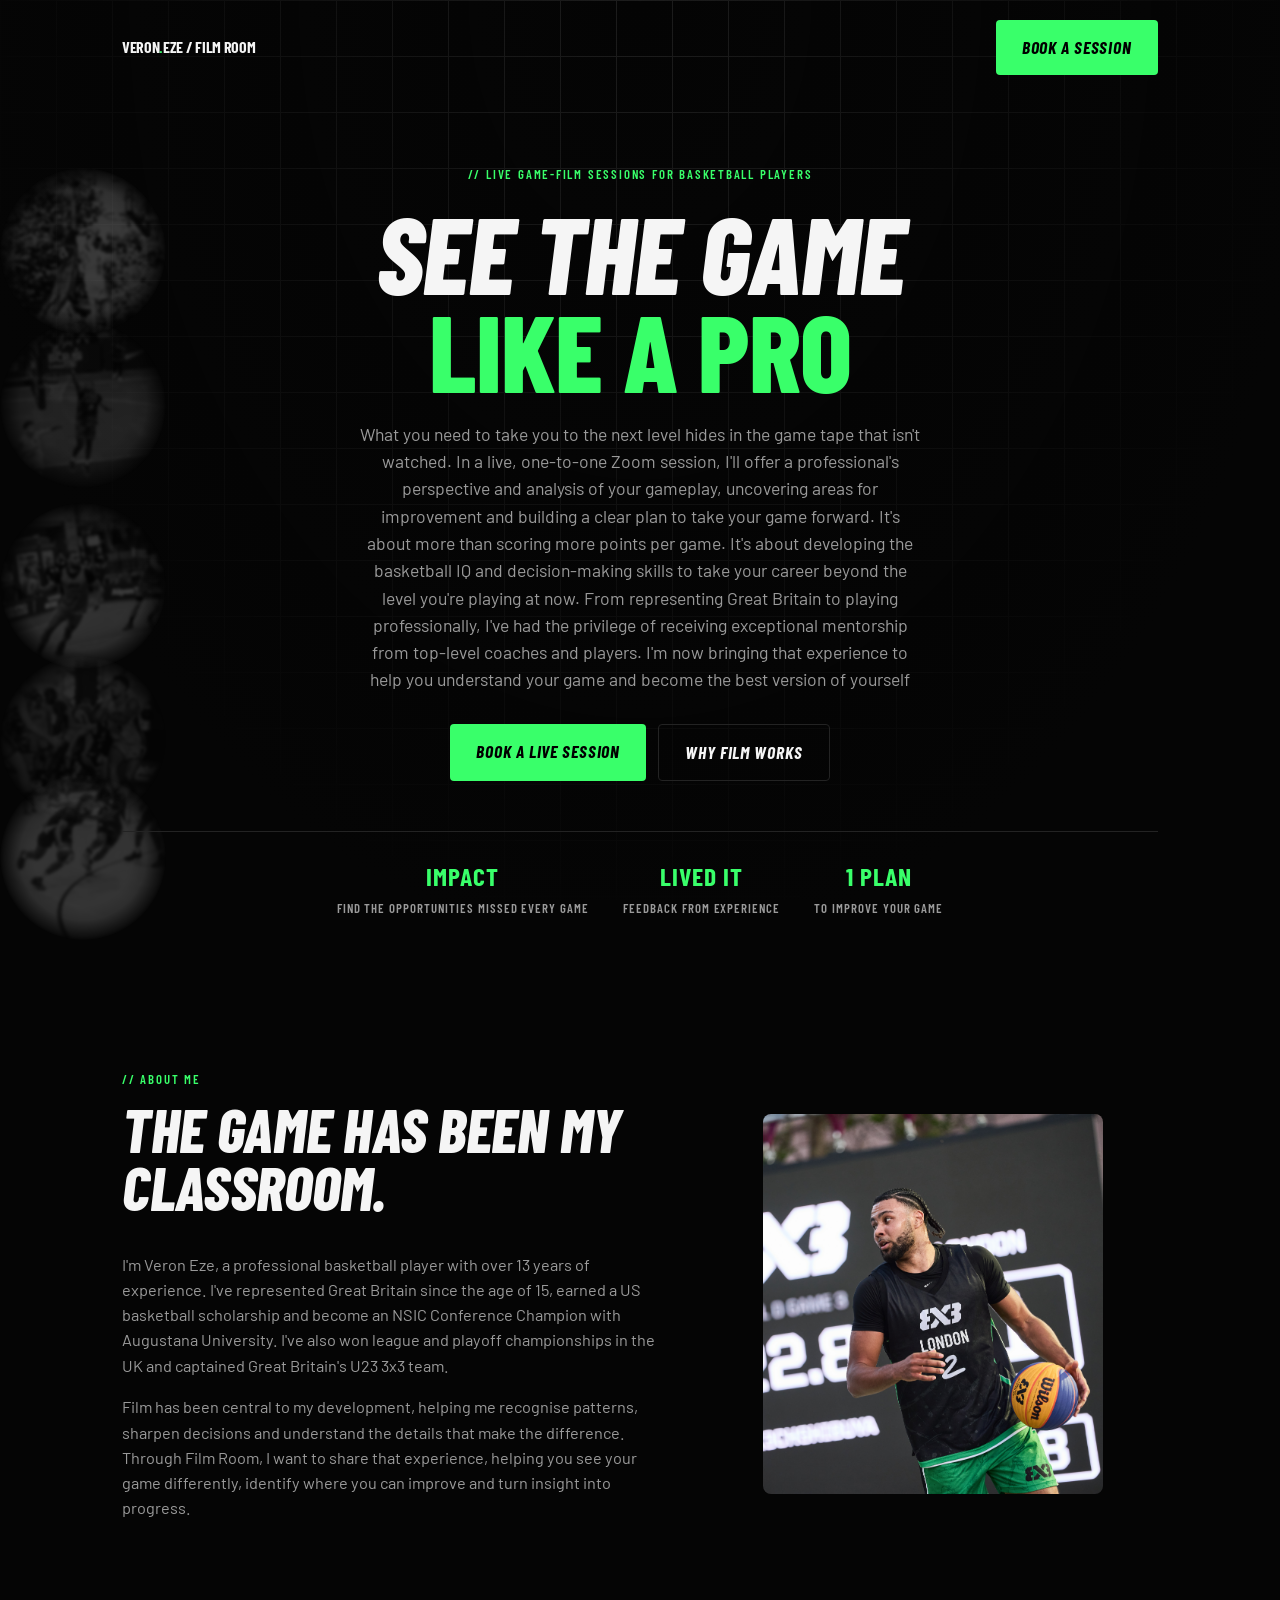
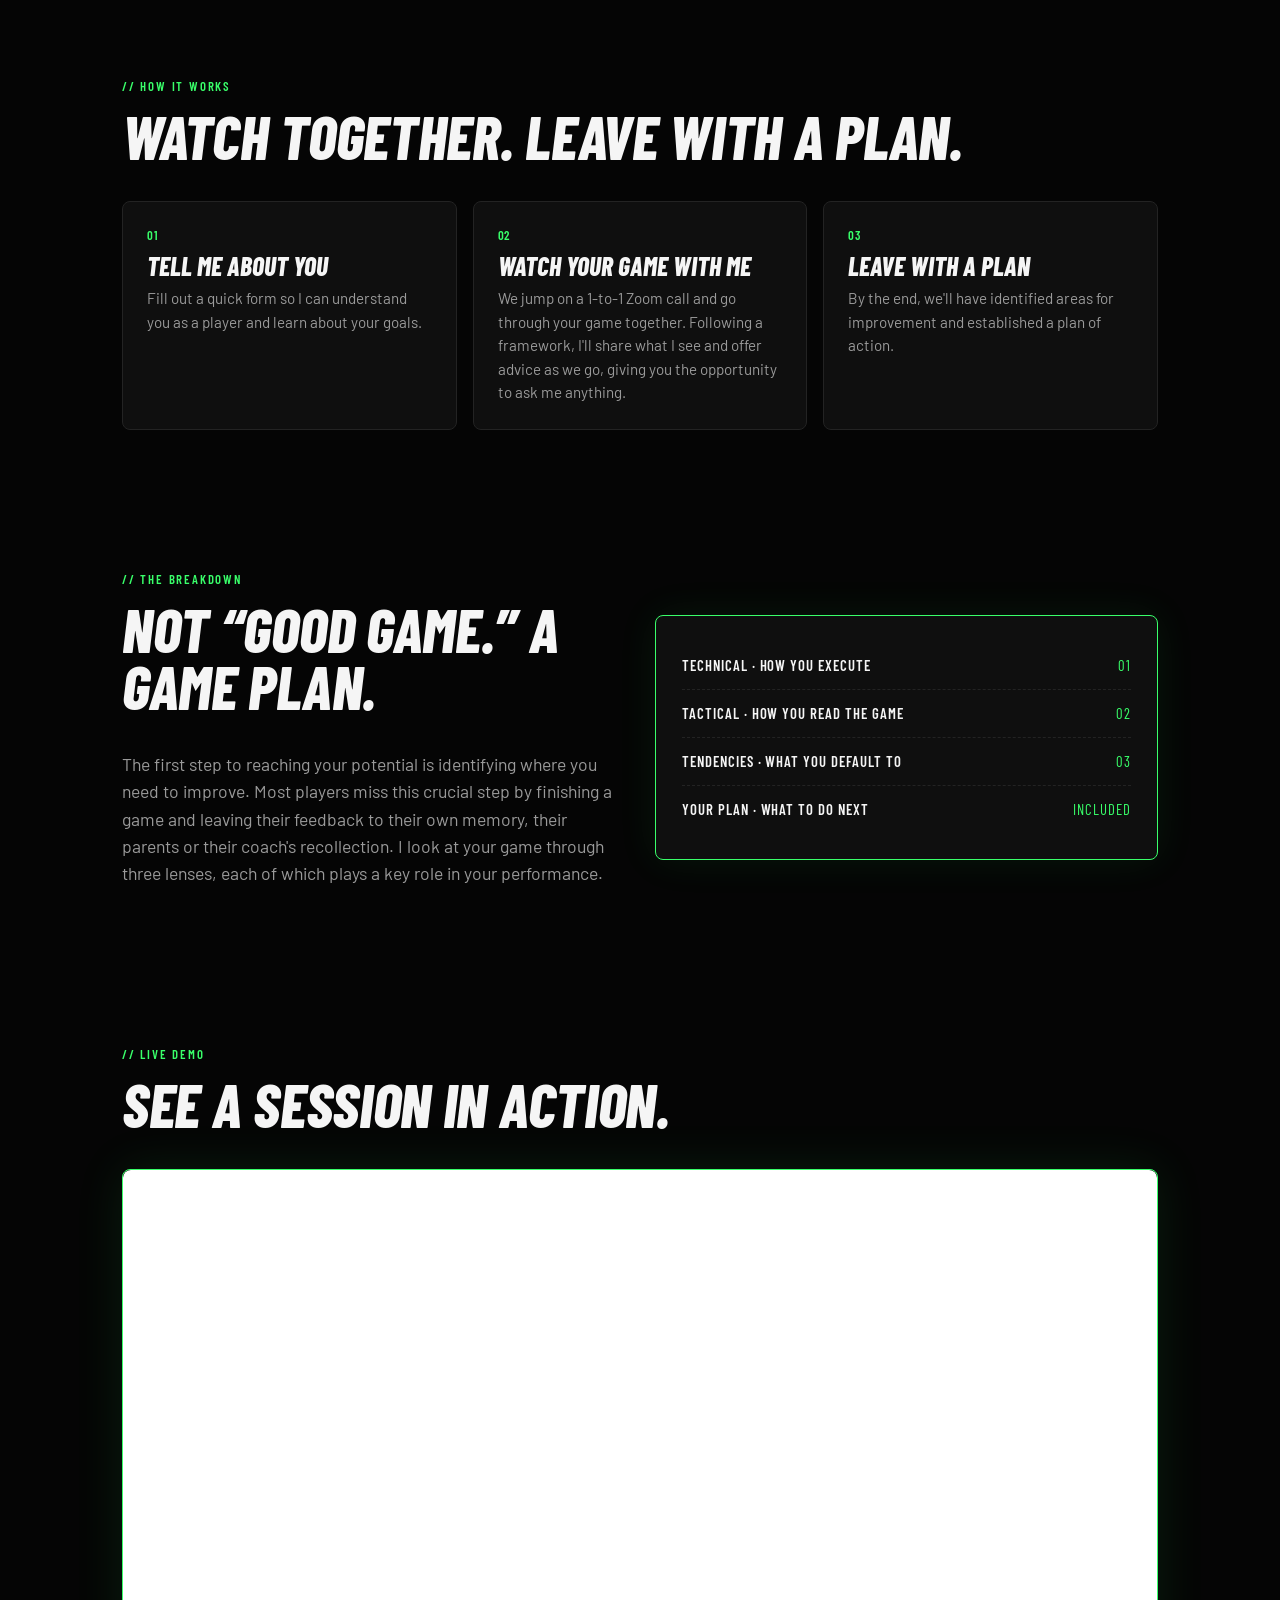
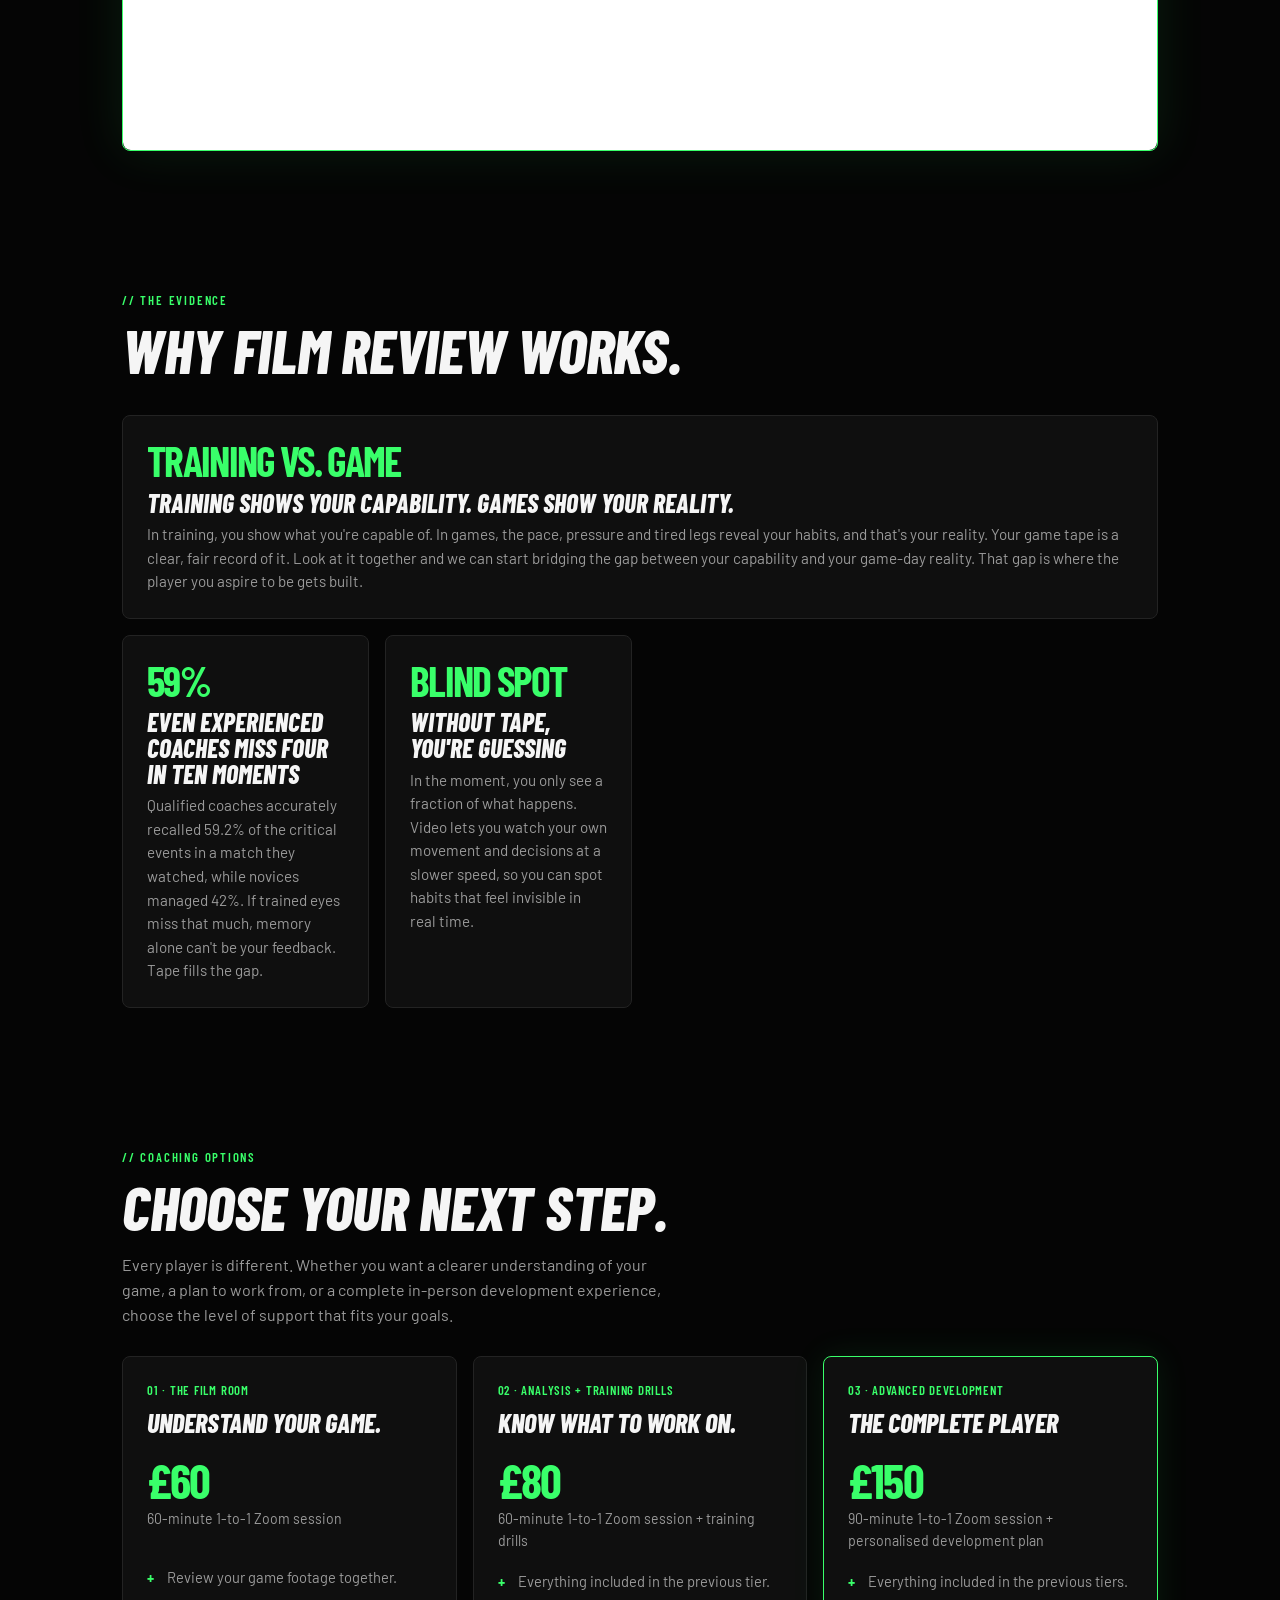
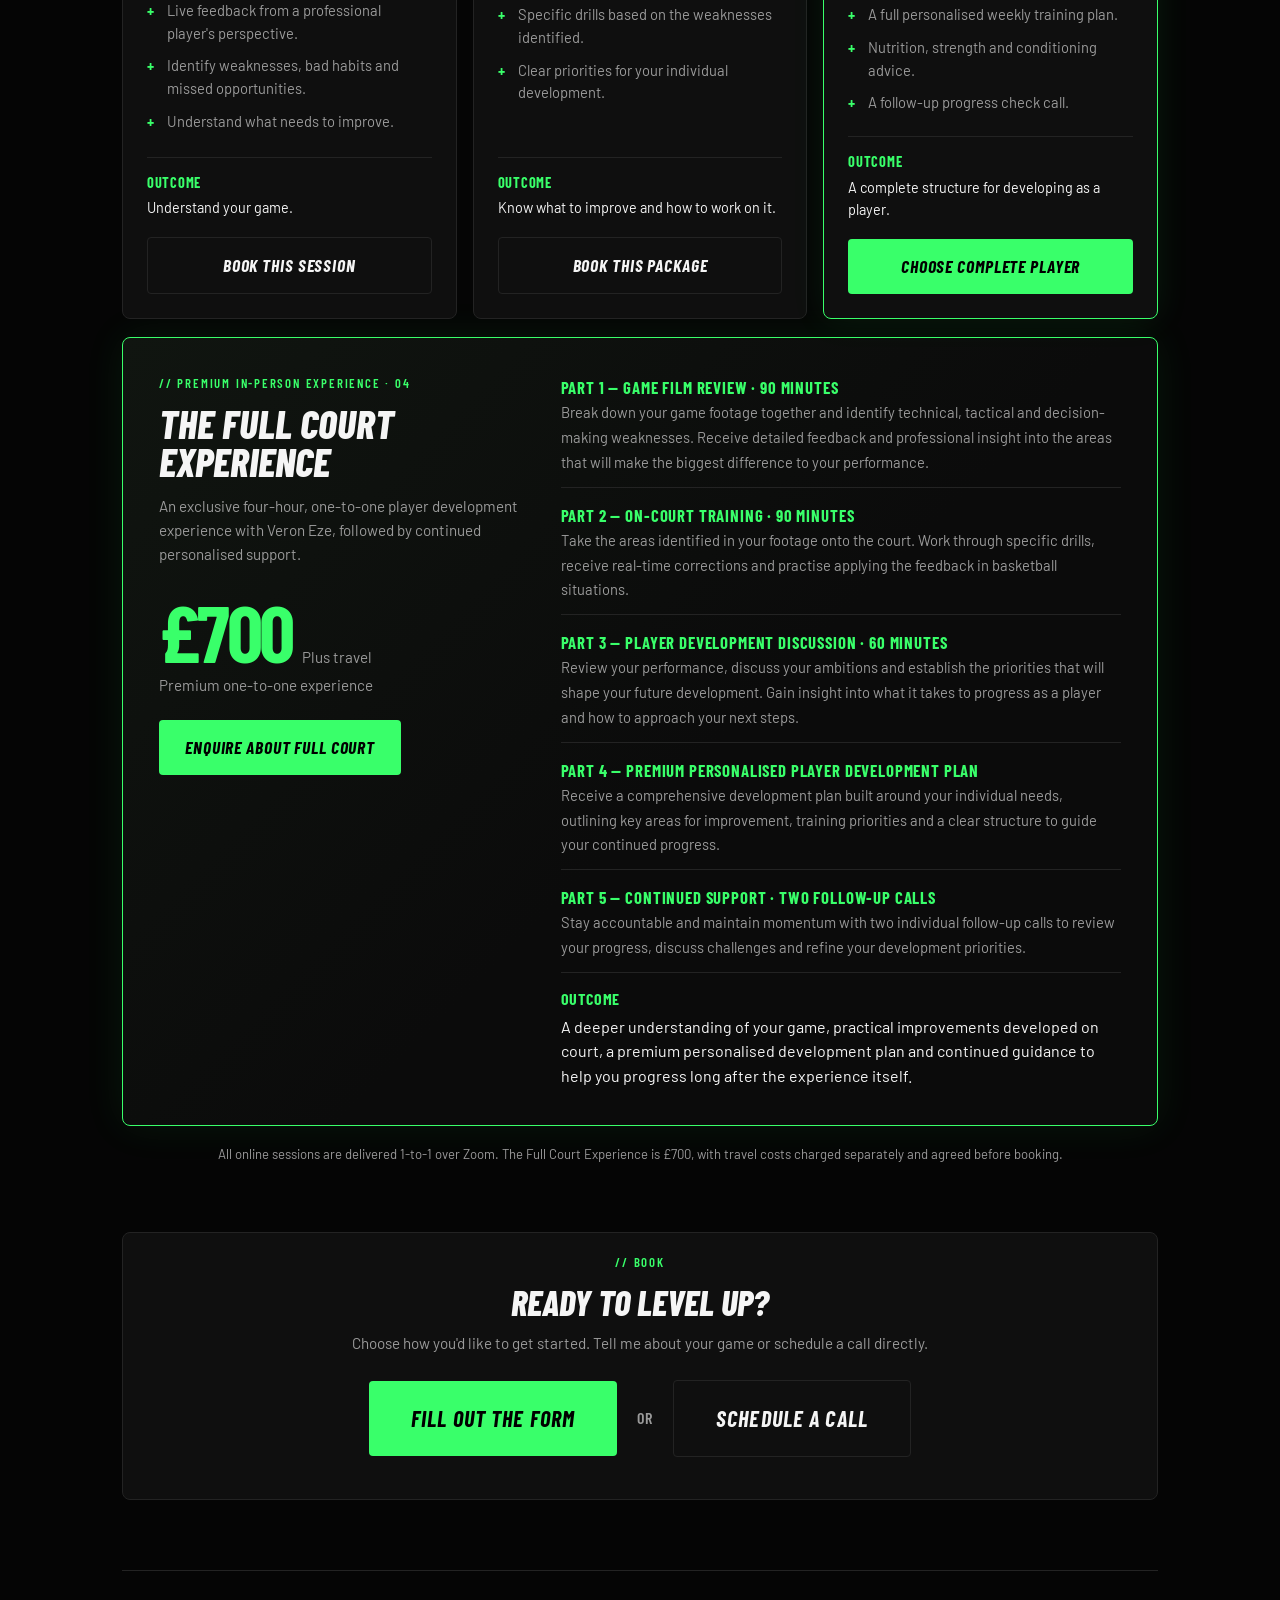
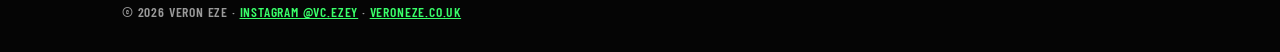
<file: index.html>
<!DOCTYPE html>
<html lang="en-GB">
<head>
<meta charset="utf-8">
<meta name="viewport" content="width=device-width, initial-scale=1, viewport-fit=cover">
<meta name="description" content="Live basketball game-film sessions with Veron Eze. We watch your game back together on Zoom and leave you with a plan to improve.">
<meta name="theme-color" content="#050505">
<meta property="og:title" content="Veron Eze | Film Room">
<meta property="og:description" content="Watch your game back with a professional player, live on Zoom, and leave with a plan to improve.">
<meta property="og:type" content="website">
<meta property="og:url" content="https://veroneze.co.uk/">
<link rel="icon" href="data:image/svg+xml,%3Csvg xmlns='http://www.w3.org/2000/svg' viewBox='0 0 100 100'%3E%3Ctext y='.9em' font-size='90'%3E%F0%9F%8F%80%3C/text%3E%3C/svg%3E">
<title>Veron Eze | Film Room – Basketball Video Analysis</title>
<link rel="preconnect" href="https://fonts.googleapis.com">
<link rel="preconnect" href="https://fonts.gstatic.com" crossorigin>
<link rel="stylesheet" href="https://fonts.googleapis.com/css2?family=Barlow:wght@400;500;600&family=Barlow+Condensed:ital,wght@0,600;0,700;1,800&display=swap">

<style>
/* Film Room by Veron Eze - styles */
:root{--bg:#050505;--panel:#0f0f0f;--line:#232323;--fg:#f5f5f5;--mut:#9a9a9a;--g:#39ff6a;color-scheme:dark;box-sizing:border-box;padding-top:env(safe-area-inset-top,0px);padding-bottom:env(safe-area-inset-bottom,0px)}
html{scroll-behavior:smooth;scroll-padding-top:env(safe-area-inset-top,0px)}
*,*::before,*::after{box-sizing:inherit}
body{margin:0;background:var(--bg);color:var(--fg);font-family:'Barlow',system-ui,sans-serif;line-height:1.55;background-image:linear-gradient(var(--line) 1px,transparent 1px),linear-gradient(90deg,var(--line) 1px,transparent 1px);background-size:56px 56px;background-attachment:fixed}
body::after{content:"";position:fixed;inset:0;background:radial-gradient(ellipse at 50% 0%,rgba(5,5,5,.2),var(--bg) 75%);pointer-events:none;z-index:-1}

/* Floating, feather-edged basketball photos behind the page */
.float-photos{
  position:absolute;
  top:0;
  bottom:0;
  left:50%;
  width:100vw;
  transform:translateX(-50%);
  z-index:0;
  overflow:hidden;
  pointer-events:none;
}
.float-photo{
  position:absolute;
  left:0;
  top:var(--top);
  width:clamp(105px,13vw,175px);
  aspect-ratio:1;
  border-radius:50%;
  overflow:hidden;
  opacity:var(--opacity,.22);
  filter:blur(1.5px);
  -webkit-mask-image:radial-gradient(circle, #000 42%, rgba(0,0,0,.85) 54%, transparent 73%);
  mask-image:radial-gradient(circle, #000 42%, rgba(0,0,0,.85) 54%, transparent 73%);
  animation:photo-drift var(--duration,38s) linear var(--delay,0s) infinite;
  will-change:transform;
}
.float-photo img{
  width:100%;
  height:100%;
  object-fit:cover;
  display:block;
  filter:grayscale(1) contrast(1.08);
}
@keyframes photo-drift{
  from{transform:translate3d(calc(100vw + 200px),0,0)}
  to{transform:translate3d(-350px,0,0)}
}
.hero{
  position:relative;
  overflow:visible;
  isolation:isolate;
}
@media(max-width:700px){
  .float-photo{
    width:clamp(90px,25vw,125px);
    opacity:.16;
  }
}
@media(prefers-reduced-motion:reduce){
  .float-photo{
    animation:none;
    display:none;
  }
}

/* Subtle green ball that travels across the page as the visitor scrolls */
.scroll-ball{
  position:fixed;
  z-index:0;
  pointer-events:none;
  width:clamp(150px,24vw,320px);
  aspect-ratio:1;
  left:0;
  top:50%;
  border-radius:50%;
  opacity:.22;
  filter:blur(28px);
  background:radial-gradient(circle at 35% 32%,rgba(120,170,116,.9),rgba(57,110,65,.72) 42%,rgba(35,78,44,.42) 68%,transparent 74%);
  transform:translate3d(-45vw,-50%,0);
  will-change:transform;
  animation:ball-travel linear both;
  animation-timeline:scroll(root block);
}
@keyframes ball-travel{
  from{transform:translate3d(-45vw,-50%,0)}
  to{transform:translate3d(110vw,-50%,0)}
}
.wrap{position:relative;z-index:1}
@media(prefers-reduced-motion:reduce){
  .scroll-ball{animation:none;transform:translate3d(35vw,-50%,0);opacity:.12}
}
.mono{font-family:'Barlow Condensed','Arial Narrow',sans-serif;font-weight:600;letter-spacing:.06em;text-transform:uppercase}
h1,h2,h3{font-family:'Barlow Condensed','Arial Narrow',sans-serif;font-style:italic;font-weight:800;text-transform:uppercase}
.vid{aspect-ratio:16/9;background:var(--panel);border:1px solid var(--g);border-radius:8px;display:grid;place-items:center;text-align:center;box-shadow:0 0 50px rgba(57,255,106,.1);position:relative;overflow:hidden}
.play{width:84px;height:84px;border-radius:50%;background:var(--g);display:grid;place-items:center;margin:0 auto 14px}
.play::after{content:"";border-left:24px solid #000;border-top:15px solid transparent;border-bottom:15px solid transparent;margin-left:6px}
.chap{display:grid;gap:8px;margin-top:18px;grid-template-columns:repeat(auto-fit,minmax(220px,1fr))}
.chap div{border:1px dashed var(--line);border-radius:6px;padding:10px 14px;color:var(--mut);font-size:.9rem}
.chap b{color:var(--g)}
.wrap{max-width:1080px;margin:0 auto;padding:0 22px}
nav{display:flex;justify-content:space-between;align-items:center;padding:20px 0}
.logo{font-weight:700;letter-spacing:-.02em}
.logo span{color:var(--g)}
.btn{font-family:'Barlow Condensed','Arial Narrow',sans-serif;font-style:italic;text-transform:uppercase;letter-spacing:.05em;font-size:1.1rem;display:inline-block;background:var(--g);color:#000;font-weight:700;padding:14px 26px;border-radius:4px;text-decoration:none;transition:.2s}
.btn:hover{box-shadow:0 0 28px rgba(57,255,106,.55);transform:translateY(-2px)}
.btn.ghost{background:none;color:var(--fg);border:1px solid var(--line)}
.btn.ghost:hover{border-color:var(--g);box-shadow:none}
.hero{padding:70px 0 80px}
.tag{color:var(--g);font-size:.8rem;letter-spacing:.14em;text-transform:uppercase}
h1{font-size:clamp(3rem,10vw,6.8rem);line-height:.9;letter-spacing:-.01em;margin:18px 0 22px;max-width:12ch}
h1 em{font-style:normal;color:var(--g)}
.lead{color:var(--mut);max-width:56ch;font-size:1.1rem}
.cta{display:flex;gap:12px;flex-wrap:wrap;margin-top:30px}
.stats{display:flex;gap:34px;flex-wrap:wrap;margin-top:50px;padding-top:24px;border-top:1px solid var(--line)}
.stats b{display:block;font-size:1.6rem;color:var(--g)}
.stats span{color:var(--mut);font-size:.8rem}
section{padding:70px 0}
h2{font-size:clamp(2.2rem,6vw,3.8rem);letter-spacing:-.005em;margin:10px 0 36px;line-height:.95}
.grid{display:grid;gap:16px;grid-template-columns:repeat(auto-fit,minmax(240px,1fr))}
.card{background:var(--panel);border:1px solid var(--line);border-radius:8px;padding:24px;transition:.25s}
.card:hover{border-color:var(--g);transform:translateY(-3px)}
.card .n{color:var(--g);font-size:.8rem}
.card h3{margin:8px 0;font-size:1.6rem;line-height:1}
.card p{margin:0;color:var(--mut);font-size:.95rem}
.big{font-size:2.6rem;font-weight:700;color:var(--g);letter-spacing:-.04em;line-height:1}
.src{font-size:.72rem;color:#6d6d6d;margin-top:14px!important}
.report{background:var(--panel);border:1px solid var(--g);border-radius:8px;padding:26px;box-shadow:0 0 40px rgba(57,255,106,.08)}
.row{display:flex;justify-content:space-between;gap:10px;padding:12px 0;border-bottom:1px dashed var(--line);font-size:.92rem}
.row:last-child{border:0}
.row b{color:var(--g);font-weight:400}
.two{display:grid;gap:30px;grid-template-columns:repeat(auto-fit,minmax(300px,1fr));align-items:center}
.note{color:var(--mut);font-size:.8rem;max-width:70ch}
.hero{position:relative}
.herogrid{position:relative;z-index:1;text-align:center}
.herogrid h1,.herogrid .lead{margin-left:auto;margin-right:auto}
.herogrid .cta,.herogrid .stats{justify-content:center}
.ph{border:1px dashed var(--g);border-radius:8px;background:repeating-linear-gradient(135deg,#0c0c0c,#0c0c0c 14px,#111 14px,#111 28px);display:grid;place-items:center;text-align:center;padding:16px;color:var(--mut);font-size:.95rem}
.ph.tall{aspect-ratio:4/5}
.ph.vert{aspect-ratio:9/16}
.reel{display:grid;gap:14px;grid-template-columns:repeat(auto-fit,minmax(200px,1fr))}
footer{border-top:1px solid var(--line);padding:30px 0;color:var(--mut);font-size:.85rem}
footer a{color:var(--g)}
.bgp img{width:100%;height:100%;object-fit:cover;opacity:.35;filter:grayscale(1) contrast(1.1)}
.ph img,.vid video,.vid iframe{width:100%;height:100%;object-fit:cover;border:0;border-radius:8px;display:block}
.vid iframe{position:absolute;inset:0}
.card .ph{padding:0;overflow:hidden}

.about-layout{display:grid;grid-template-columns:1.1fr .9fr;gap:34px;align-items:center}
.about-copy p{color:var(--mut);font-size:1.02rem;max-width:62ch}
.about-photo{
  width:100%;
  max-width:340px;
  height:380px;
  justify-self:center;
  overflow:hidden;
  border-radius:8px;
}
.about-photo img{
  width:100%;
  height:100%;
  object-fit:cover;
  object-position:70% center;
  display:block;
}
@media(max-width:700px){
  .about-layout{grid-template-columns:1fr;gap:22px}
  .about-photo{height:300px;max-width:300px}
}

/* Mobile typography adjustments only */
@media(max-width:700px){
  .herogrid h1{
    font-size:clamp(3.5rem,12vw,4.4rem);
    line-height:.88;
  }
  .herogrid .lead{font-size:1rem}
  .about-copy h2{font-size:2.6rem;line-height:.92}
  .about-copy p{font-size:.95rem}
}

/* Pricing and player development packages */
.pricing-intro{max-width:62ch;color:var(--mut);margin:-18px 0 28px}
.pricing-grid{display:grid;grid-template-columns:repeat(3,minmax(0,1fr));gap:16px;align-items:stretch}
.price-card{display:flex;flex-direction:column;background:var(--panel);border:1px solid var(--line);border-radius:8px;padding:24px;min-width:0}
.price-card.featured{border-color:var(--g);box-shadow:0 0 34px rgba(57,255,106,.09)}
.price-card .n{color:var(--g);font-size:.8rem}
.price-card h3{font-size:1.65rem;line-height:1.02;margin:9px 0 8px}
.price-card .price{font-family:'Barlow Condensed','Arial Narrow',sans-serif;font-size:3rem;line-height:1;color:var(--g);font-weight:700;letter-spacing:-.04em;margin:12px 0 4px}
.price-card .duration{color:var(--mut);font-size:.88rem;min-height:2.8em}
.price-card ul{list-style:none;padding:0;margin:18px 0 22px;display:grid;gap:10px}
.price-card li{position:relative;padding-left:20px;color:var(--mut);font-size:.92rem}
.price-card li::before{content:"+";position:absolute;left:0;color:var(--g);font-weight:700}
.price-card .outcome{border-top:1px solid var(--line);padding-top:14px;margin-top:auto;color:var(--fg);font-size:.9rem}
.price-card .outcome b,
.fullcourt .outcome b{
  display:block;
  color:var(--g);
  font-family:'Barlow Condensed','Arial Narrow',sans-serif;
  text-transform:uppercase;
  letter-spacing:.05em;
  margin-bottom:3px;
}
.price-card .btn{margin-top:18px;text-align:center}
.fullcourt{margin-top:18px;display:grid;grid-template-columns:.8fr 1.2fr;gap:28px;background:linear-gradient(135deg,#101510,#0b0b0b 55%);border:1px solid var(--g);border-radius:8px;padding:clamp(22px,4vw,36px);box-shadow:0 0 42px rgba(57,255,106,.08)}
.fullcourt .price{font-family:'Barlow Condensed','Arial Narrow',sans-serif;font-size:clamp(3.4rem,7vw,5rem);line-height:.95;color:var(--g);font-weight:700;letter-spacing:-.04em;margin:12px 0 5px}
.fullcourt h3{font-size:clamp(1.8rem,4vw,2.5rem);line-height:.95;margin:10px 0}
.fullcourt .sub{color:var(--mut);font-size:.95rem}
.fullcourt-parts{display:grid;gap:14px}
.fullcourt-part{border-bottom:1px solid var(--line);padding-bottom:12px}
.fullcourt-part:last-child{border:0;padding-bottom:0}
.fullcourt-part b{display:block;color:var(--g);font-family:'Barlow Condensed','Arial Narrow',sans-serif;text-transform:uppercase;letter-spacing:.05em;font-size:1.05rem}
.fullcourt-part span{color:var(--mut);font-size:.92rem}
.travel-note{display:inline-flex;align-items:center;gap:8px;border:1px solid rgba(57,255,106,.45);border-radius:4px;padding:7px 10px;color:var(--fg);font-size:.85rem;margin-top:14px}
.pricing-footnote{color:var(--mut);font-size:.82rem;margin-top:18px;text-align:center}
@media(max-width:850px){.pricing-grid{grid-template-columns:1fr 1fr}.price-card:last-child{grid-column:1/-1}.fullcourt{grid-template-columns:1fr}}
@media(max-width:560px){.pricing-grid{grid-template-columns:1fr}.price-card:last-child{grid-column:auto}.price-card .duration{min-height:0}}

/* Booking section */
#book{text-align:center;padding:20px 30px;margin-top:-35px}
#book .tag{text-align:center}
#book h3{font-size:2.2rem;margin:12px 0}
#book p{margin-left:auto;margin-right:auto}
#book .btn{font-size:1.4rem;padding:20px 42px;min-width:240px}

.lead-short{display:none}
.btn.mobile-cta{display:none}

@media(max-width:700px){
  .lead-long{display:none}
  .lead-short{display:block}
  .hero{padding:28px 0 40px}
  .cta{flex-direction:column;gap:10px;margin-top:24px}
  .cta .btn{text-align:center;padding:15px 20px}
  .stats{display:grid;grid-template-columns:repeat(3,1fr);gap:10px;margin-top:30px;padding-top:18px}
  .stats b{font-size:1.1rem}
  .stats span{display:block;font-size:.68rem;line-height:1.25}
  nav{padding:14px 0}
  .logo{font-size:.8rem}
  nav .btn{padding:9px 14px;font-size:.9rem}
  section{padding:44px 0}
  h2{margin:8px 0 22px}
  #book{margin-top:0;padding:28px 22px}
  #book .btn{display:block;min-width:0;width:100%;padding:18px 20px}
  footer{padding-bottom:90px}
  .about-photo{order:-1;max-width:none;height:250px}
  .about-photo img{object-position:70% 20%}
  #how .grid{display:block;margin-left:4px;padding-left:24px;border-left:1px solid var(--line)}
  #how .card{position:relative;background:none;border:0;padding:0 0 26px}
  #how .card:last-child{padding-bottom:0}
  #how .card:hover{transform:none}
  #how .card::before{content:"";position:absolute;left:-29px;top:6px;width:9px;height:9px;border-radius:50%;background:var(--g);box-shadow:0 0 12px var(--g)}
  .pricing-grid,#evidence .grid{
    display:flex;gap:12px;overflow-x:auto;scroll-snap-type:x mandatory;
    margin:0 -22px;padding:4px 22px 14px;scroll-padding:0 22px;
    -webkit-overflow-scrolling:touch;scrollbar-width:none}
  .pricing-grid::-webkit-scrollbar,#evidence .grid::-webkit-scrollbar{display:none}
  .pricing-grid>*,#evidence .grid>*{flex:0 0 82%;scroll-snap-align:start}
  .price-card .duration{min-height:0}
  .pricing-intro::after{content:" Swipe to compare →";color:var(--g)}
  .fullcourt{padding:22px;gap:20px}
  html::before{content:"";position:fixed;top:0;left:0;width:100%;height:3px;background:var(--g);
    transform:scaleX(0);transform-origin:0 50%;z-index:50;
    animation:prog linear both;animation-timeline:scroll(root block)}
  @keyframes prog{to{transform:scaleX(1)}}
  .rv{opacity:0;transform:translateY(22px);transition:opacity .6s ease,transform .6s ease}
  .rv.in{opacity:1;transform:none}
  .btn.mobile-cta{display:block;position:fixed;left:12px;right:12px;
    bottom:calc(10px + env(safe-area-inset-bottom,0px));z-index:60;text-align:center;
    box-shadow:0 8px 30px rgba(0,0,0,.6);transform:translateY(160%);
    pointer-events:none;transition:transform .35s ease}
  .btn.mobile-cta.show{transform:none;pointer-events:auto}
}
  /* Booking choices */
#book .booking-actions {
  display: flex;
  align-items: center;
  justify-content: center;
  flex-wrap: wrap;
  gap: 20px;
  margin-top: 24px;
}

#book .booking-actions .btn {
  min-width: 230px;
  text-align: center;
}

#book .booking-or {
  color: var(--mut);
  font-size: 1rem;
}

#book .booking-note {
  color: var(--mut);
  font-size: .85rem;
  margin-top: 22px;
}

@media(max-width:700px) {
  #book .booking-actions {
    flex-direction: column;
    gap: 12px;
  }

  #book .booking-actions .btn {
    width: 100%;
    min-width: 0;
  }

  #book .booking-or {
    padding: 2px 0;
  }
}
</style>
</head>

<body>
<div class="wrap">

<nav>
  <div class="logo mono">VERON<span>.</span>EZE / FILM ROOM</div>
  <div style="display:flex;align-items:center;gap:14px">
    <a class="btn" href="#book">Book a session</a>
  </div>
</nav>

<header class="hero">
  <div class="float-photos" aria-hidden="true">
    <div class="float-photo" style="--top:8%;--duration:42s;--delay:-8s;--opacity:.22"><img src="3x3 Hungary (Nathan Green)-107 2.JPG" alt=""></div>
    <div class="float-photo" style="--top:25%;--duration:35s;--delay:-24s;--opacity:.18"><img src="Full Edit - U23 3x3 (Nathan Green)-103.jpg" alt=""></div>
    <div class="float-photo" style="--top:45%;--duration:46s;--delay:-16s;--opacity:.23"><img src="hfmrtoyv0ftlnbs55pp0.jpeg" alt=""></div>
    <div class="float-photo" style="--top:62%;--duration:39s;--delay:-31s;--opacity:.17"><img src="zd43kmmwzcdxtjapdnwa.jpeg" alt=""></div>
    <div class="float-photo" style="--top:75%;--duration:49s;--delay:-5s;--opacity:.20"><img src="IMG_0838.JPG" alt=""></div>
  </div>

  <div class="herogrid">
    <div class="tag mono">// Live game-film sessions for basketball players</div>
    <h1>See the game <em>like a pro</em></h1>

    <p class="lead lead-long">What you need to take you to the next level hides in the game tape that isn't watched. In a live, one-to-one Zoom session, I'll offer a professional's perspective and analysis of your gameplay, uncovering areas for improvement and building a clear plan to take your game forward. It's about more than scoring more points per game. It's about developing the basketball IQ and decision-making skills to take your career beyond the level you're playing at now. From representing Great Britain to playing professionally, I've had the privilege of receiving exceptional mentorship from top-level coaches and players. I'm now bringing that experience to help you understand your game and become the best version of yourself</p>

    <p class="lead lead-short">What you need to take you the next level hides in the game tape that isn't watched. In a live, one-to-one Zoom session, I'll offer a professional's perspective and analysis of your gameplay, uncovering areas for improvement and building a clear plan to take your game forward. It's about more than scoring more points per game. It's about developing the basketball IQ and decision-making skills to take your career beyond the level you're playing at now.</p>

    <div class="cta">
      <a class="btn" href="#book">Book a live session</a>
      <a class="btn ghost" href="#evidence">Why film works</a>
    </div>

    <div class="stats mono">
      <div><b>Impact</b><span>Find the opportunities missed every game</span></div>
      <div><b>Lived it</b><span>Feedback from experience</span></div>
      <div><b>1 plan</b><span>To improve your game</span></div>
    </div>
  </div>
</header>

<section id="about">
  <div class="about-layout">
    <div class="about-copy">
      <div class="tag mono">// About me</div>
      <h2>The game has been my classroom.</h2>
      <p>I'm Veron Eze, a professional basketball player with over 13 years of experience. I've represented Great Britain since the age of 15, earned a US basketball scholarship and become an NSIC Conference Champion with Augustana University. I've also won league and playoff championships in the UK and captained Great Britain's U23 3x3 team.</p>
      <p>Film has been central to my development, helping me recognise patterns, sharpen decisions and understand the details that make the difference. Through Film Room, I want to share that experience, helping you see your game differently, identify where you can improve and turn insight into progress.</p>
    </div>
    <div class="about-photo">
      <img src="IMG_4678.JPG" alt="Veron Eze, professional basketball player">
    </div>
  </div>
</section>

<section id="how">
  <div class="tag mono">// How it works</div>
  <h2>Watch together. Leave with a plan.</h2>
  <div class="grid">
    <div class="card">
      <div class="n mono">01</div>
      <h3>Tell me about you</h3>
      <p>Fill out a quick form so I can understand you as a player and learn about your goals.</p>
    </div>
    <div class="card">
      <div class="n mono">02</div>
      <h3>Watch your game with me</h3>
      <p>We jump on a 1-to-1 Zoom call and go through your game together. Following a framework, I'll share what I see and offer advice as we go, giving you the opportunity to ask me anything.</p>
    </div>
    <div class="card">
      <div class="n mono">03</div>
      <h3>Leave with a plan</h3>
      <p>By the end, we'll have identified areas for improvement and established a plan of action.</p>
    </div>
  </div>
</section>

<section>
  <div class="two">
    <div>
      <div class="tag mono">// The breakdown</div>
      <h2>Not “good game.” A game plan.</h2>
      <p class="lead">The first step to reaching your potential is identifying where you need to improve. Most players miss this crucial step by finishing a game and leaving their feedback to their own memory, their parents or their coach's recollection. I look at your game through three lenses, each of which plays a key role in your performance.</p>
    </div>
    <div class="report mono">
      <div class="row"><span>TECHNICAL · HOW YOU EXECUTE</span><b>01</b></div>
      <div class="row"><span>TACTICAL · HOW YOU READ THE GAME</span><b>02</b></div>
      <div class="row"><span>TENDENCIES · WHAT YOU DEFAULT TO</span><b>03</b></div>
      <div class="row"><span>YOUR PLAN · WHAT TO DO NEXT</span><b>INCLUDED</b></div>
    </div>
  </div>
</section>

<section id="demo">
  <div class="tag mono">// Live demo</div>
  <h2>See a session in action.</h2>
  <div class="vid">
    <iframe
      src="https://www.youtube-nocookie.com/embed/g3BgpYFwn34"
      title="Veron Eze Film Room – Live Demo"
      loading="lazy"
      allow="accelerometer; autoplay; clipboard-write; encrypted-media; gyroscope; picture-in-picture; web-share"
      referrerpolicy="strict-origin-when-cross-origin"
      allowfullscreen>
    </iframe>
  </div>
</section>

<section id="evidence">
  <div class="tag mono">// The evidence</div>
  <h2>Why film review works.</h2>
  <div class="grid">
    <div class="card" style="grid-column:1/-1">
      <div class="big mono">Training vs. Game</div>
      <h3>Training shows your capability. Games show your reality.</h3>
      <p>In training, you show what you're capable of. In games, the pace, pressure and tired legs reveal your habits, and that's your reality. Your game tape is a clear, fair record of it. Look at it together and we can start bridging the gap between your capability and your game-day reality. That gap is where the player you aspire to be gets built.</p>
    </div>
    <div class="card">
      <div class="big mono">59%</div>
      <h3>Even experienced coaches miss four in ten moments</h3>
      <p>Qualified coaches accurately recalled 59.2% of the critical events in a match they watched, while novices managed 42%. If trained eyes miss that much, memory alone can't be your feedback. Tape fills the gap.</p>
    </div>
    <div class="card">
      <div class="big mono">Blind spot</div>
      <h3>Without tape, you're guessing</h3>
      <p>In the moment, you only see a fraction of what happens. Video lets you watch your own movement and decisions at a slower speed, so you can spot habits that feel invisible in real time.</p>
    </div>
  </div>
</section>

<section id="pricing">
  <div class="tag mono">// Coaching options</div>
  <h2>Choose your next step.</h2>
  <p class="pricing-intro">Every player is different. Whether you want a clearer understanding of your game, a plan to work from, or a complete in-person development experience, choose the level of support that fits your goals.</p>

  <div class="pricing-grid">
    <article class="price-card">
      <div class="n mono">01 · THE FILM ROOM</div>
      <h3>Understand your game.</h3>
      <div class="price">£60</div>
      <div class="duration">60-minute 1-to-1 Zoom session</div>
      <ul>
        <li>Review your game footage together.</li>
        <li>Live feedback from a professional player's perspective.</li>
        <li>Identify weaknesses, bad habits and missed opportunities.</li>
        <li>Understand what needs to improve.</li>
      </ul>
      <div class="outcome"><b>Outcome</b>Understand your game.</div>
      <a class="btn ghost" href="#book">Book this session</a>
    </article>

    <article class="price-card">
      <div class="n mono">02 · ANALYSIS + TRAINING DRILLS</div>
      <h3>Know what to work on.</h3>
      <div class="price">£80</div>
      <div class="duration">60-minute 1-to-1 Zoom session + training drills</div>
      <ul>
        <li>Everything included in the previous tier.</li>
        <li>Specific drills based on the weaknesses identified.</li>
        <li>Clear priorities for your individual development.</li>
      </ul>
      <div class="outcome"><b>Outcome</b>Know what to improve and how to work on it.</div>
      <a class="btn ghost" href="#book">Book this package</a>
    </article>

    <article class="price-card featured">
      <div class="n mono">03 · ADVANCED DEVELOPMENT</div>
      <h3>The Complete Player</h3>
      <div class="price">£150</div>
      <div class="duration">90-minute 1-to-1 Zoom session + personalised development plan</div>
      <ul>
        <li>Everything included in the previous tiers.</li>
        <li>A full personalised weekly training plan.</li>
        <li>Nutrition, strength and conditioning advice.</li>
        <li>A follow-up progress check call.</li>
      </ul>
      <div class="outcome"><b>Outcome</b>A complete structure for developing as a player.</div>
      <a class="btn" href="#book">Choose Complete Player</a>
    </article>
  </div>


<div class="fullcourt">
  <div>
    <div class="tag mono">// Premium in-person experience · 04</div>
    <h3>The Full Court Experience</h3>
    <p class="sub">An exclusive four-hour, one-to-one player development experience with Veron Eze, followed by continued personalised support.</p>
    <div style="display:flex;align-items:baseline;gap:10px;flex-wrap:wrap">
      <div class="price">£700</div>
      <span class="sub">Plus travel</span>
    </div>
    <div class="sub">Premium one-to-one experience</div>
    <p style="margin-top:22px"><a class="btn" href="#book">Enquire about Full Court</a></p>
  </div>

  <div class="fullcourt-parts">
    <div class="fullcourt-part">
      <b>Part 1 — Game Film Review · 90 minutes</b>
      <span>Break down your game footage together and identify technical, tactical and decision-making weaknesses. Receive detailed feedback and professional insight into the areas that will make the biggest difference to your performance.</span>
    </div>

    <div class="fullcourt-part">
      <b>Part 2 — On-Court Training · 90 minutes</b>
      <span>Take the areas identified in your footage onto the court. Work through specific drills, receive real-time corrections and practise applying the feedback in basketball situations.</span>
    </div>

    <div class="fullcourt-part">
      <b>Part 3 — Player Development Discussion · 60 minutes</b>
      <span>Review your performance, discuss your ambitions and establish the priorities that will shape your future development. Gain insight into what it takes to progress as a player and how to approach your next steps.</span>
    </div>

    <div class="fullcourt-part">
      <b>Part 4 — Premium Personalised Player Development Plan</b>
      <span>Receive a comprehensive development plan built around your individual needs, outlining key areas for improvement, training priorities and a clear structure to guide your continued progress.</span>
    </div>

    <div class="fullcourt-part">
      <b>Part 5 — Continued Support · Two Follow-Up Calls</b>
      <span>Stay accountable and maintain momentum with two individual follow-up calls to review your progress, discuss challenges and refine your development priorities.</span>
    </div>

    <div class="outcome">
      <b>Outcome</b>
      A deeper understanding of your game, practical improvements developed on court, a premium personalised development plan and continued guidance to help you progress long after the experience itself.
    </div>
  </div>
</div>
  <p class="pricing-footnote">All online sessions are delivered 1-to-1 over Zoom. The Full Court Experience is £700, with travel costs charged separately and agreed before booking.</p>
</section>


<section style="padding-top:20px">
  <div class="card" id="book">
    <div class="tag mono">// Book</div>
    <h3>Ready to level up?</h3>
    <p>Choose how you'd like to get started. Tell me about your game or schedule a call directly.</p>

    <div class="booking-actions">
      <a
        href="https://docs.google.com/forms/d/e/1FAIpQLScefNkcLhshDEVaEwnwA8kXphhE2344jp1B2Atz-vaVSqp1mg/viewform?usp=dialog"
        class="btn"
        target="_blank"
        rel="noopener noreferrer">
        Fill out the form
      </a>

      <span class="booking-or mono">OR</span>

      <a
        href="https://calendly.com/veron-eze/introductory-call-with-veron"
        class="btn ghost"
        target="_blank"
        rel="noopener noreferrer">
        Schedule a call
      </a>
    </div>

    <p class="booking-note"></p>
  </div>
</section>


<footer class="mono">© 2026 Veron Eze · <a href="https://www.instagram.com/Vc.ezey">Instagram @Vc.ezey</a> · <a href="https://veroneze.co.uk">veroneze.co.uk</a></footer>

<a class="btn mobile-cta" href="#book">Book a live session</a>

<script>
(function(){
  if(!window.matchMedia('(max-width:700px)').matches||!('IntersectionObserver' in window))return;
  var cta=document.querySelector('.mobile-cta'),hero=document.querySelector('.hero'),book=document.getElementById('book');
  var heroSeen=true,bookSeen=false;
  function upd(){cta.classList.toggle('show',!heroSeen&&!bookSeen)}
  new IntersectionObserver(function(e){heroSeen=e[0].isIntersecting;upd()}).observe(hero);
  new IntersectionObserver(function(e){bookSeen=e[0].isIntersecting;upd()}).observe(book);
  if(window.matchMedia('(prefers-reduced-motion:reduce)').matches)return;
  var io=new IntersectionObserver(function(es){es.forEach(function(x){
    if(x.isIntersecting){x.target.classList.add('in');io.unobserve(x.target)}})},{threshold:.15});
  document.querySelectorAll('section>.tag,section>h2,.about-layout>*,.two>*,.vid,.fullcourt,#how .card')
    .forEach(function(el){el.classList.add('rv');io.observe(el)});
})();
</script>

</div>
</body>
</html>
</file>
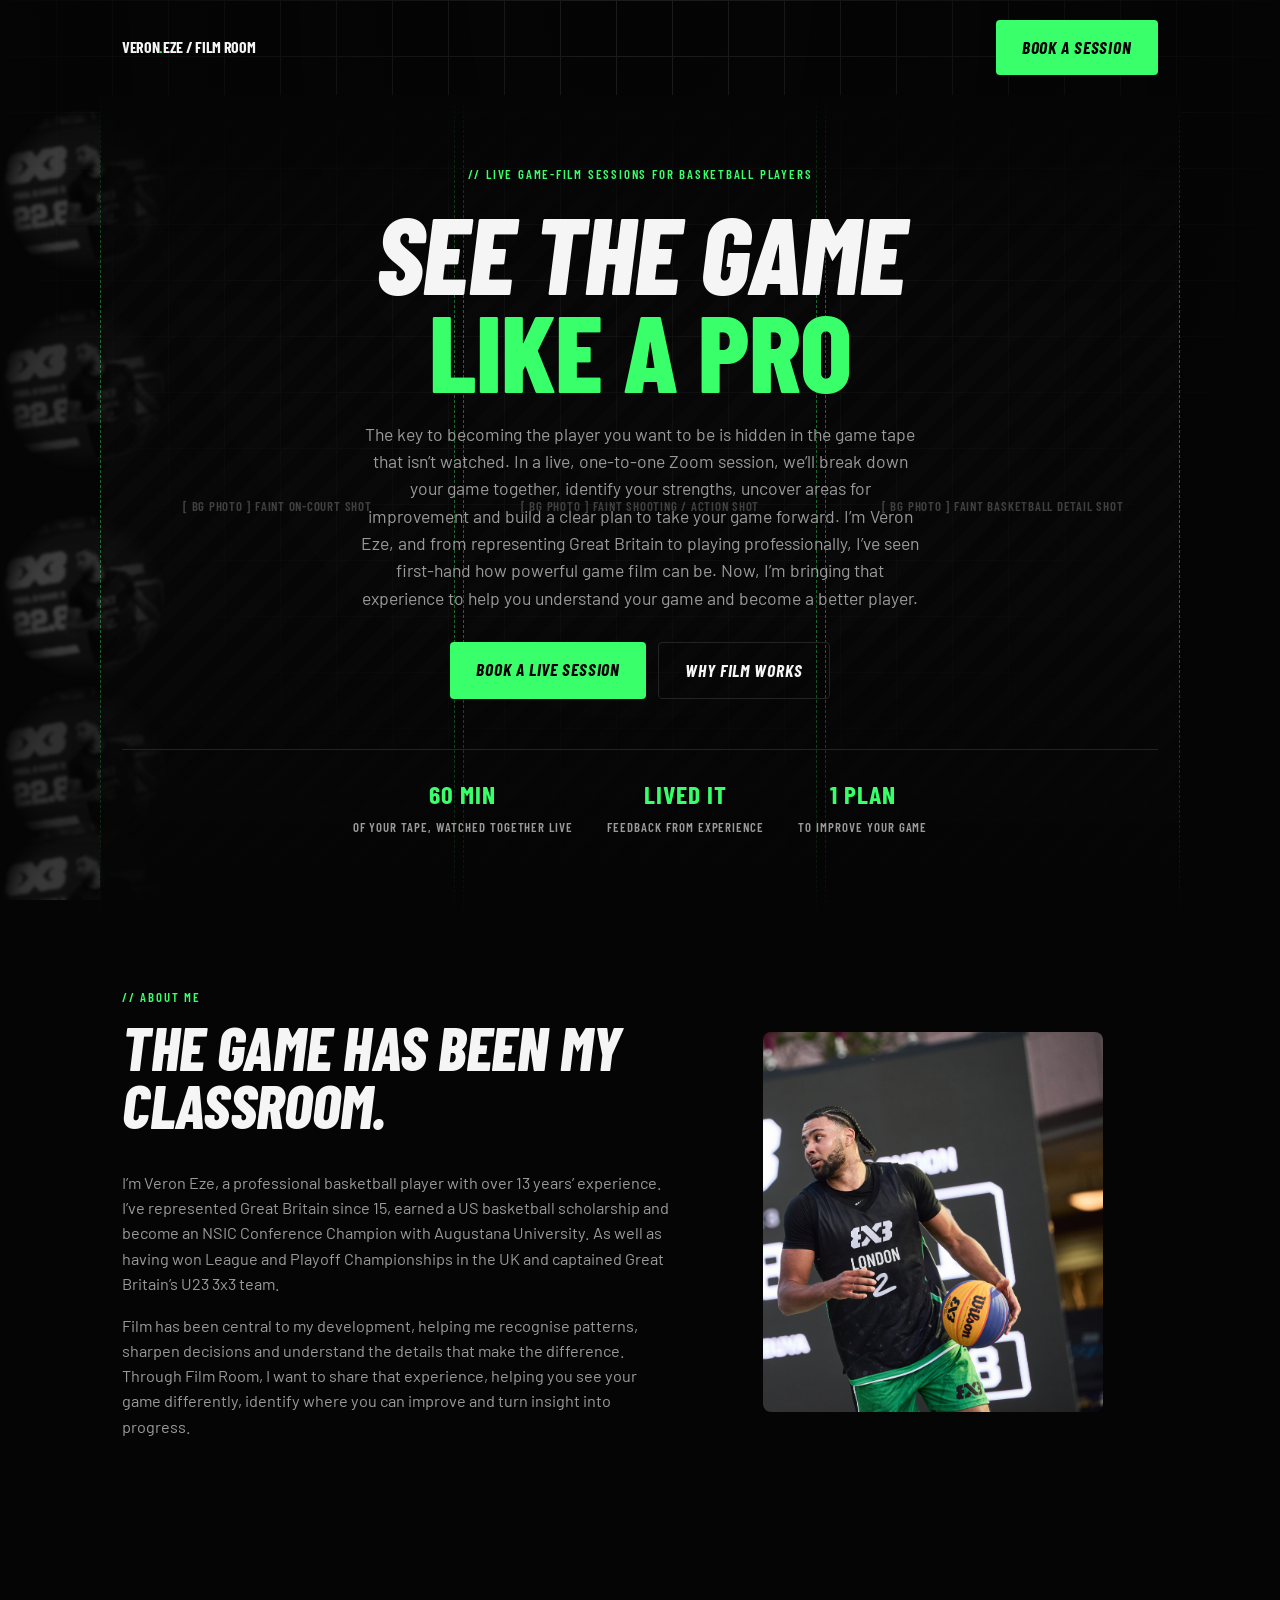
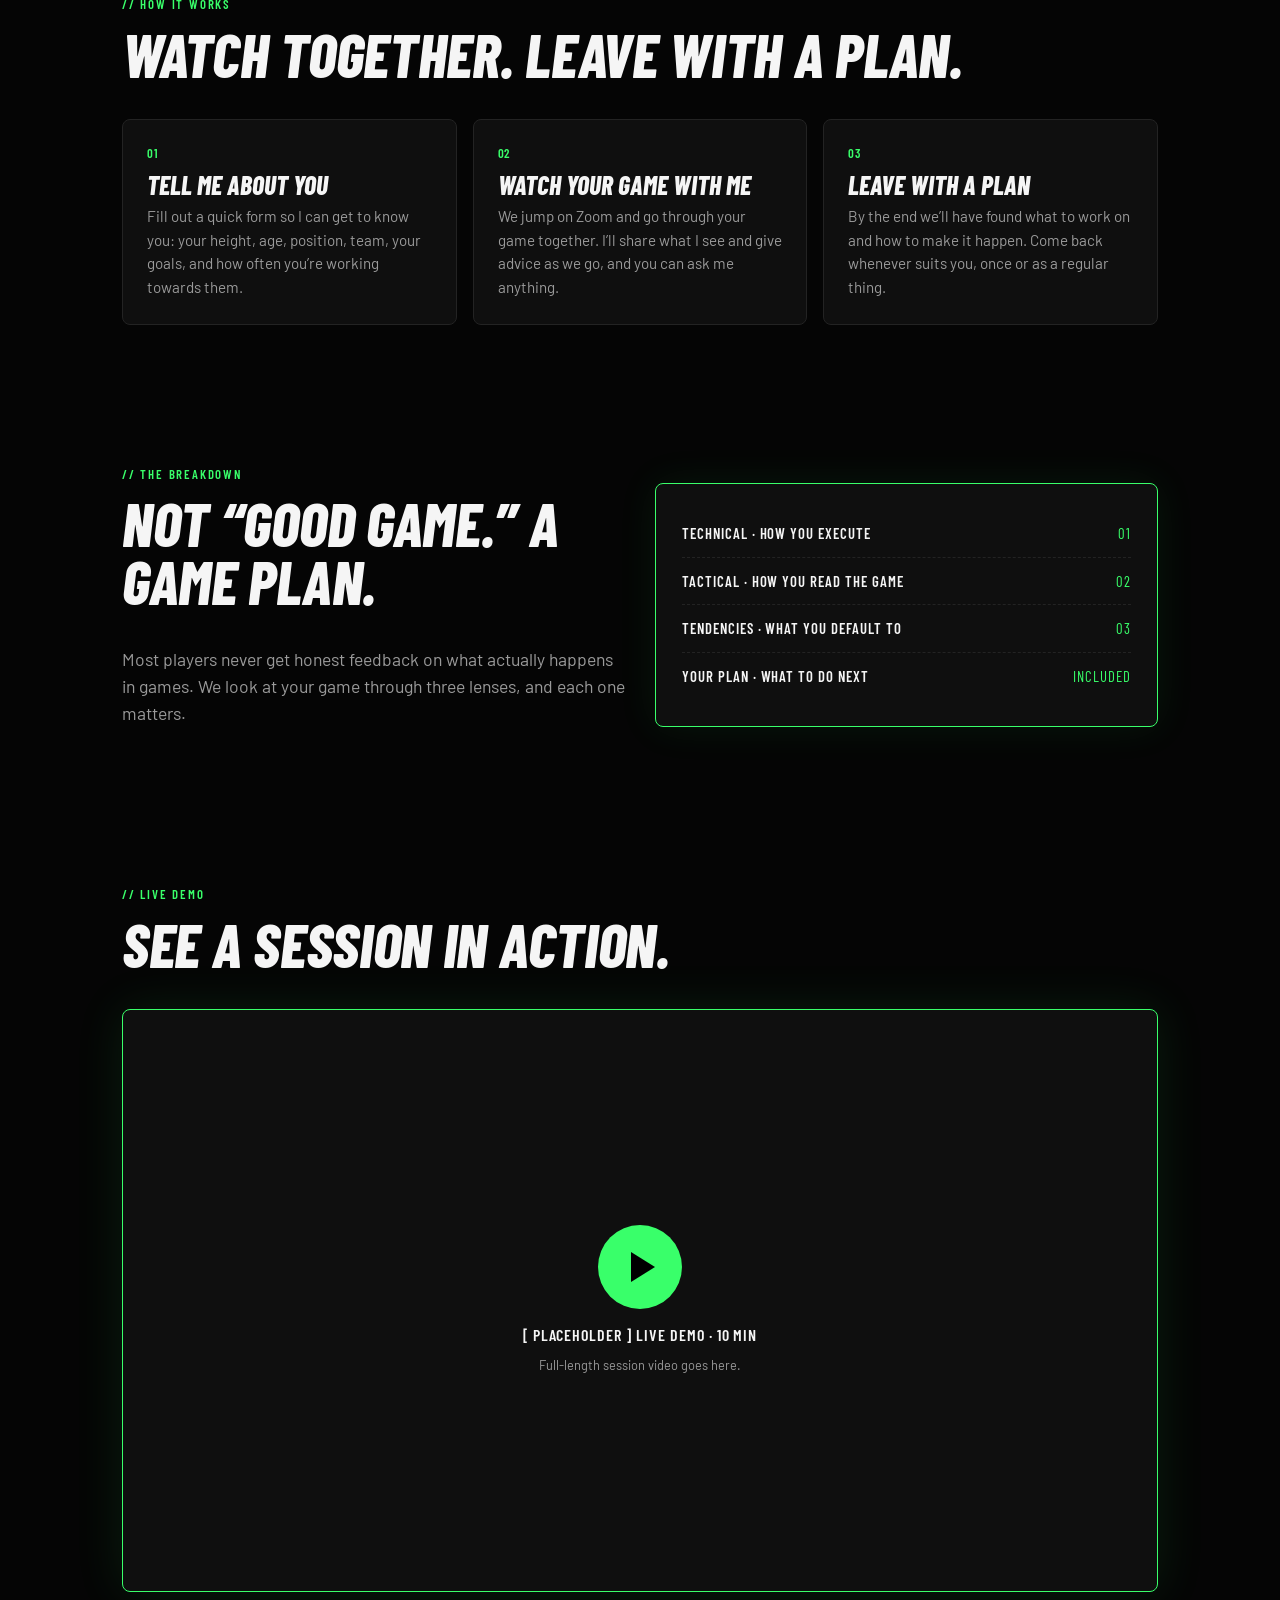
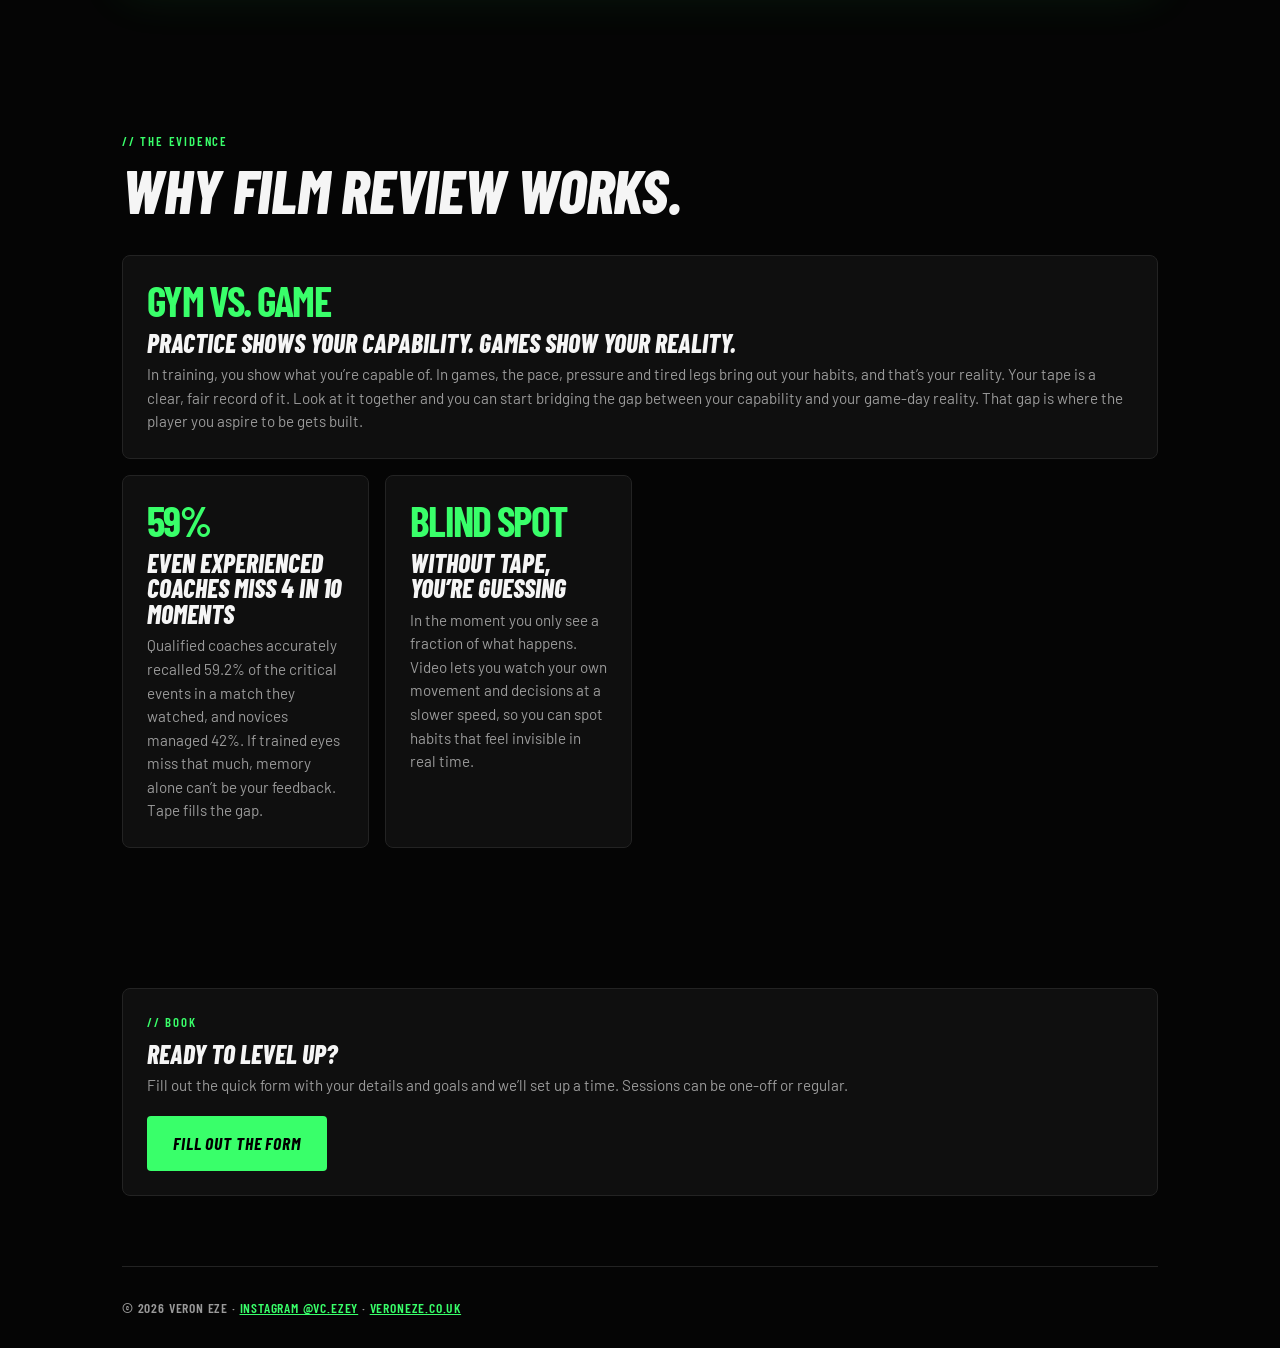
<file: film-room-floating-photos.html>
<!DOCTYPE html>
<html lang="en-GB">
<head>
<meta charset="utf-8">
<meta name="viewport" content="width=device-width, initial-scale=1, viewport-fit=cover">
<meta name="description" content="Live basketball game-film sessions with Veron Eze. We watch your game back together on Zoom and leave you with a plan to improve.">
<meta name="theme-color" content="#050505">
<meta property="og:title" content="Veron Eze | Film Room">
<meta property="og:description" content="Watch your game back with a professional player, live on Zoom, and leave with a plan to improve.">
<meta property="og:type" content="website">
<meta property="og:url" content="https://veroneze.co.uk/">
<link rel="icon" href="data:image/svg+xml,%3Csvg xmlns='http://www.w3.org/2000/svg' viewBox='0 0 100 100'%3E%3Ctext y='.9em' font-size='90'%3E%F0%9F%8F%80%3C/text%3E%3C/svg%3E">
<title>Veron Eze | Film Room – Basketball Video Analysis</title>
<link rel="preconnect" href="https://fonts.googleapis.com">
<link rel="preconnect" href="https://fonts.gstatic.com" crossorigin>
<link rel="stylesheet" href="https://fonts.googleapis.com/css2?family=Barlow:wght@400;500;600&family=Barlow+Condensed:ital,wght@0,600;0,700;1,800&display=swap">
<style>
/* Film Room by Veron Eze - styles */
:root{--bg:#050505;--panel:#0f0f0f;--line:#232323;--fg:#f5f5f5;--mut:#9a9a9a;--g:#39ff6a;color-scheme:dark;box-sizing:border-box;padding-top:env(safe-area-inset-top,0px);padding-bottom:env(safe-area-inset-bottom,0px)}
html{scroll-behavior:smooth;scroll-padding-top:env(safe-area-inset-top,0px)}
*,*::before,*::after{box-sizing:inherit}
body{margin:0;background:var(--bg);color:var(--fg);font-family:'Barlow',system-ui,sans-serif;line-height:1.55;background-image:linear-gradient(var(--line) 1px,transparent 1px),linear-gradient(90deg,var(--line) 1px,transparent 1px);background-size:56px 56px;background-attachment:fixed}
body::after{content:"";position:fixed;inset:0;background:radial-gradient(ellipse at 50% 0%,rgba(5,5,5,.2),var(--bg) 75%);pointer-events:none;z-index:-1}


/* Floating, feather-edged basketball photos behind the page */
.float-photos{
  position:fixed;
  inset:0;
  z-index:0;
  overflow:hidden;
  pointer-events:none;
}
.float-photo{
  position:absolute;
  left:0;
  top:var(--top);
  width:clamp(105px,13vw,175px);
  aspect-ratio:1;
  border-radius:50%;
  overflow:hidden;
  opacity:var(--opacity,.25);
  filter:blur(1.5px);
  -webkit-mask-image:radial-gradient(circle, #000 42%, rgba(0,0,0,.85) 54%, transparent 73%);
  mask-image:radial-gradient(circle, #000 42%, rgba(0,0,0,.85) 54%, transparent 73%);
  animation:photo-drift var(--duration,38s) linear var(--delay,0s) infinite;
  will-change:transform;
}
.float-photo img{
  width:100%;
  height:100%;
  object-fit:cover;
  display:block;
  filter:grayscale(1) contrast(1.08);
}
@keyframes photo-drift{
  from{transform:translate3d(110vw,0,0)}
  to{transform:translate3d(-220px,0,0)}
}
.wrap{position:relative;z-index:1}
@media(max-width:700px){
  .float-photo{width:clamp(90px,25vw,125px);opacity:.16}
}
@media(prefers-reduced-motion:reduce){
  .float-photo{animation:none;display:none}
}

/* Subtle green ball that travels across the page as the visitor scrolls */
.scroll-ball{
  position:fixed;
  z-index:0;
  pointer-events:none;
  width:clamp(150px,24vw,320px);
  aspect-ratio:1;
  left:0;
  top:50%;
  border-radius:50%;
  opacity:.22;
  filter:blur(28px);
  background:radial-gradient(circle at 35% 32%,rgba(120,170,116,.9),rgba(57,110,65,.72) 42%,rgba(35,78,44,.42) 68%,transparent 74%);
  transform:translate3d(-45vw,-50%,0);
  will-change:transform;
  animation:ball-travel linear both;
  animation-timeline:scroll(root block);
}
@keyframes ball-travel{
  from{transform:translate3d(-45vw,-50%,0)}
  to{transform:translate3d(110vw,-50%,0)}
}
.wrap{position:relative;z-index:1}
@media(prefers-reduced-motion:reduce){
  .scroll-ball{animation:none;transform:translate3d(35vw,-50%,0);opacity:.12}
}
.mono{font-family:'Barlow Condensed','Arial Narrow',sans-serif;font-weight:600;letter-spacing:.06em;text-transform:uppercase}
h1,h2,h3{font-family:'Barlow Condensed','Arial Narrow',sans-serif;font-style:italic;font-weight:800;text-transform:uppercase}
.vid{aspect-ratio:16/9;background:var(--panel);border:1px solid var(--g);border-radius:8px;display:grid;place-items:center;text-align:center;box-shadow:0 0 50px rgba(57,255,106,.1);position:relative;overflow:hidden}
.play{width:84px;height:84px;border-radius:50%;background:var(--g);display:grid;place-items:center;margin:0 auto 14px}
.play::after{content:"";border-left:24px solid #000;border-top:15px solid transparent;border-bottom:15px solid transparent;margin-left:6px}
.chap{display:grid;gap:8px;margin-top:18px;grid-template-columns:repeat(auto-fit,minmax(220px,1fr))}
.chap div{border:1px dashed var(--line);border-radius:6px;padding:10px 14px;color:var(--mut);font-size:.9rem}
.chap b{color:var(--g)}
.wrap{max-width:1080px;margin:0 auto;padding:0 22px}
nav{display:flex;justify-content:space-between;align-items:center;padding:20px 0}
.logo{font-weight:700;letter-spacing:-.02em}
.logo span{color:var(--g)}
.btn{font-family:'Barlow Condensed','Arial Narrow',sans-serif;font-style:italic;text-transform:uppercase;letter-spacing:.05em;font-size:1.1rem;display:inline-block;background:var(--g);color:#000;font-weight:700;padding:14px 26px;border-radius:4px;text-decoration:none;transition:.2s}
.btn:hover{box-shadow:0 0 28px rgba(57,255,106,.55);transform:translateY(-2px)}
.btn.ghost{background:none;color:var(--fg);border:1px solid var(--line)}
.btn.ghost:hover{border-color:var(--g);box-shadow:none}
.hero{padding:70px 0 80px}
.tag{color:var(--g);font-size:.8rem;letter-spacing:.14em;text-transform:uppercase}
h1{font-size:clamp(3rem,10vw,6.8rem);line-height:.9;letter-spacing:-.01em;margin:18px 0 22px;max-width:12ch}
h1 em{font-style:normal;color:var(--g)}
.lead{color:var(--mut);max-width:56ch;font-size:1.1rem}
.cta{display:flex;gap:12px;flex-wrap:wrap;margin-top:30px}
.stats{display:flex;gap:34px;flex-wrap:wrap;margin-top:50px;padding-top:24px;border-top:1px solid var(--line)}
.stats b{display:block;font-size:1.6rem;color:var(--g)}
.stats span{color:var(--mut);font-size:.8rem}
section{padding:70px 0}
h2{font-size:clamp(2.2rem,6vw,3.8rem);letter-spacing:-.005em;margin:10px 0 36px;line-height:.95}
.grid{display:grid;gap:16px;grid-template-columns:repeat(auto-fit,minmax(240px,1fr))}
.card{background:var(--panel);border:1px solid var(--line);border-radius:8px;padding:24px;transition:.25s}
.card:hover{border-color:var(--g);transform:translateY(-3px)}
.card .n{color:var(--g);font-size:.8rem}
.card h3{margin:8px 0;font-size:1.6rem;line-height:1}
.card p{margin:0;color:var(--mut);font-size:.95rem}
.big{font-size:2.6rem;font-weight:700;color:var(--g);letter-spacing:-.04em;line-height:1}
.src{font-size:.72rem;color:#6d6d6d;margin-top:14px!important}
.report{background:var(--panel);border:1px solid var(--g);border-radius:8px;padding:26px;box-shadow:0 0 40px rgba(57,255,106,.08)}
.row{display:flex;justify-content:space-between;gap:10px;padding:12px 0;border-bottom:1px dashed var(--line);font-size:.92rem}
.row:last-child{border:0}
.row b{color:var(--g);font-weight:400}
.two{display:grid;gap:30px;grid-template-columns:repeat(auto-fit,minmax(300px,1fr));align-items:center}
.note{color:var(--mut);font-size:.8rem;max-width:70ch}
.hero{position:relative}
.herogrid{position:relative;z-index:1;text-align:center}
.herogrid h1,.herogrid .lead{margin-left:auto;margin-right:auto}
.herogrid .cta,.herogrid .stats{justify-content:center}
.bgp{position:absolute;inset:0 -22px;display:grid;grid-template-columns:repeat(3,1fr);gap:8px;z-index:0;pointer-events:none}
.bgp .ph{border-radius:0;opacity:.4;font-size:.8rem}
.bgp::after{content:"";position:absolute;inset:0;background:linear-gradient(var(--bg),transparent 25%,transparent 65%,var(--bg))}
.ph{border:1px dashed var(--g);border-radius:8px;background:repeating-linear-gradient(135deg,#0c0c0c,#0c0c0c 14px,#111 14px,#111 28px);display:grid;place-items:center;text-align:center;padding:16px;color:var(--mut);font-size:.95rem}
.ph.tall{aspect-ratio:4/5}
.ph.vert{aspect-ratio:9/16}
.reel{display:grid;gap:14px;grid-template-columns:repeat(auto-fit,minmax(200px,1fr))}
footer{border-top:1px solid var(--line);padding:30px 0;color:var(--mut);font-size:.85rem}
footer a{color:var(--g)}
/* ---- Image / video helpers (used when you replace the placeholders) ---- */
.bgp img{width:100%;height:100%;object-fit:cover;opacity:.35;filter:grayscale(1) contrast(1.1)}
.ph img,.vid video,.vid iframe{width:100%;height:100%;object-fit:cover;border:0;border-radius:8px;display:block}
.vid iframe{position:absolute;inset:0}
.card .ph{padding:0;overflow:hidden}


.about-layout{display:grid;grid-template-columns:1.1fr .9fr;gap:34px;align-items:center}
.about-copy p{color:var(--mut);font-size:1.02rem;max-width:62ch}
.about-photo{
  width:100%;
  max-width:340px;
  height:380px;
  justify-self:center;
  overflow:hidden;
  border-radius:8px;
}
.about-photo img{
  width:100%;
  height:100%;
  object-fit:cover;
  object-position:right;
  display:block;
}
@media(max-width:700px){
  .about-layout{grid-template-columns:1fr;gap:22px}
  .about-photo{height:300px;max-width:300px}
}
</style>
</head>
<body>
<div class="float-photos" aria-hidden="true">
  <div class="float-photo" style="--top:12%;--duration:42s;--delay:-8s;--opacity:.22"><img src="IMG_4678.JPG" alt=""></div>
  <div class="float-photo" style="--top:34%;--duration:35s;--delay:-24s;--opacity:.18"><img src="IMG_4678.JPG" alt=""></div>
  <div class="float-photo" style="--top:57%;--duration:46s;--delay:-16s;--opacity:.23"><img src="IMG_4678.JPG" alt=""></div>
  <div class="float-photo" style="--top:76%;--duration:39s;--delay:-31s;--opacity:.17"><img src="IMG_4678.JPG" alt=""></div>
  <div class="float-photo" style="--top:91%;--duration:49s;--delay:-5s;--opacity:.20"><img src="IMG_4678.JPG" alt=""></div>
</div>
<div class="scroll-ball" aria-hidden="true"></div>
<div class="wrap">
<nav><div class="logo mono">VERON<span>.</span>EZE / FILM ROOM</div><a class="btn" href="#book">Book a session</a></nav>

<header class="hero">
<!-- HERO BACKGROUND PHOTOS: replace each placeholder div with <img src="assets/bg-1.jpg" alt=""> (3 images, landscape or portrait both work) -->
<div class="bgp"><div class="ph mono">[ BG PHOTO ] Faint on-court shot</div><div class="ph mono">[ BG PHOTO ] Faint shooting / action shot</div><div class="ph mono">[ BG PHOTO ] Faint basketball detail shot</div></div><div class="herogrid"><div>
  <div class="tag mono">// Live game-film sessions for basketball players</div>
  <h1>See the game <em>like a pro</em></h1>
  <p class="lead">The key to becoming the player you want to be is hidden in the game tape that isn’t watched. In a live, one-to-one Zoom session, we’ll break down your game together, identify your strengths, uncover areas for improvement and build a clear plan to take your game forward. I’m Veron Eze, and from representing Great Britain to playing professionally, I’ve seen first-hand how powerful game film can be. Now, I’m bringing that experience to help you understand your game and become a better player.</p>
  <div class="cta"><a class="btn" href="#book">Book a live session</a><a class="btn ghost" href="#evidence">Why film works</a></div>
  <div class="stats mono">
    <div><b>60 min</b><span>of your tape, watched together live</span></div>
    <div><b>Lived it</b><span>feedback from experience</span></div>
    <div><b>1 plan</b><span>to improve your game</span></div>
  </div>
  </div></div>
</header>


<section id="about">
  <div class="about-layout">
    <div class="about-copy">
      <div class="tag mono">// About me</div>
      <h2>The game has been my classroom.</h2>
      <p>I’m Veron Eze, a professional basketball player with over 13 years’ experience. I’ve represented Great Britain since 15, earned a US basketball scholarship and become an NSIC Conference Champion with Augustana University. As well as having won League and Playoff Championships in the UK and captained Great Britain’s U23 3x3 team.</p>
      <p>Film has been central to my development, helping me recognise patterns, sharpen decisions and understand the details that make the difference. Through Film Room, I want to share that experience, helping you see your game differently, identify where you can improve and turn insight into progress.</p>
    </div>
   <div class="about-photo">
  <img src="IMG_4678.JPG" alt="Veron Eze, professional basketball player">
</div>
  </div>
</section>

<section id="how">
  <div class="tag mono">// How it works</div><h2>Watch together. Leave with a plan.</h2>
  <div class="grid">
    <div class="card"><div class="n mono">01</div><h3>Tell me about you</h3><p>Fill out a quick form so I can get to know you: your height, age, position, team, your goals, and how often you’re working towards them.</p></div>
    <div class="card"><div class="n mono">02</div><h3>Watch your game with me</h3><p>We jump on Zoom and go through your game together. I’ll share what I see and give advice as we go, and you can ask me anything.</p></div>
    <div class="card"><div class="n mono">03</div><h3>Leave with a plan</h3><p>By the end we’ll have found what to work on and how to make it happen. Come back whenever suits you, once or as a regular thing.</p></div>
  </div>
</section>

<section>
  <div class="two">
    <div>
      <div class="tag mono">// The breakdown</div><h2>Not “good game.” A game plan.</h2>
      <p class="lead">Most players never get honest feedback on what actually happens in games. We look at your game through three lenses, and each one matters.</p>
    </div>
    <div class="report mono">
      <div class="row"><span>TECHNICAL · HOW YOU EXECUTE</span><b>01</b></div>
      <div class="row"><span>TACTICAL · HOW YOU READ THE GAME</span><b>02</b></div>
      <div class="row"><span>TENDENCIES · WHAT YOU DEFAULT TO</span><b>03</b></div>
      <div class="row"><span>YOUR PLAN · WHAT TO DO NEXT</span><b>INCLUDED</b></div>
    </div>
  </div>
</section>

<section id="demo">
  <div class="tag mono">// Live demo</div><h2>See a session in action.</h2>
  <!-- LIVE DEMO VIDEO: replace the contents of the .vid div with either
     <video controls preload="metadata" poster="assets/demo-poster.jpg"><source src="assets/demo.mp4" type="video/mp4"></video>
     or a YouTube/Vimeo embed: <iframe src="https://www.youtube.com/embed/VIDEO_ID" allowfullscreen loading="lazy"></iframe> -->
  <div class="vid"><div><div class="play"></div><div class="mono">[ PLACEHOLDER ] Live demo · 10 min</div><p class="note" style="margin:8px auto 0;padding:0 16px">Full-length session video goes here.</p></div></div>
</section>

<section id="evidence">
  <div class="tag mono">// The evidence</div><h2>Why film review works.</h2>
  <div class="grid">
    <div class="card" style="grid-column:1/-1"><div class="big mono">Gym vs. game</div><h3>Practice shows your capability. Games show your reality.</h3><p>In training, you show what you’re capable of. In games, the pace, pressure and tired legs bring out your habits, and that’s your reality. Your tape is a clear, fair record of it. Look at it together and you can start bridging the gap between your capability and your game-day reality. That gap is where the player you aspire to be gets built.</p></div>
    <div class="card"><div class="big mono">59%</div><h3>Even experienced coaches miss 4 in 10 moments</h3><p>Qualified coaches accurately recalled 59.2% of the critical events in a match they watched, and novices managed 42%. If trained eyes miss that much, memory alone can’t be your feedback. Tape fills the gap.</p></div>
    <div class="card"><div class="big mono">Blind spot</div><h3>Without tape, you’re guessing</h3><p>In the moment you only see a fraction of what happens. Video lets you watch your own movement and decisions at a slower speed, so you can spot habits that feel invisible in real time.</p></div>
    
    
    
    
    
  </div>
  
</section>

<section>
  <div class="card" id="book"><div class="tag mono">// Book</div><h3>Ready to level up?</h3><p>Fill out the quick form with your details and goals and we’ll set up a time. Sessions can be one-off or regular.</p><p style="margin-top:18px"><!-- BOOKING LINK: swap this mailto for your Google Form / Tally form URL -->
    <a class="btn" href="mailto:hello@veroneze.co.uk?subject=Film%20Room%20breakdown">Fill out the form</a></p>
  </div>
</section>

<footer class="mono">© 2026 Veron Eze · <a href="https://www.instagram.com/Vc.ezey">Instagram @Vc.ezey</a> · <a href="https://veroneze.co.uk">veroneze.co.uk</a></footer>
</div>
</body>
</html>
</file>
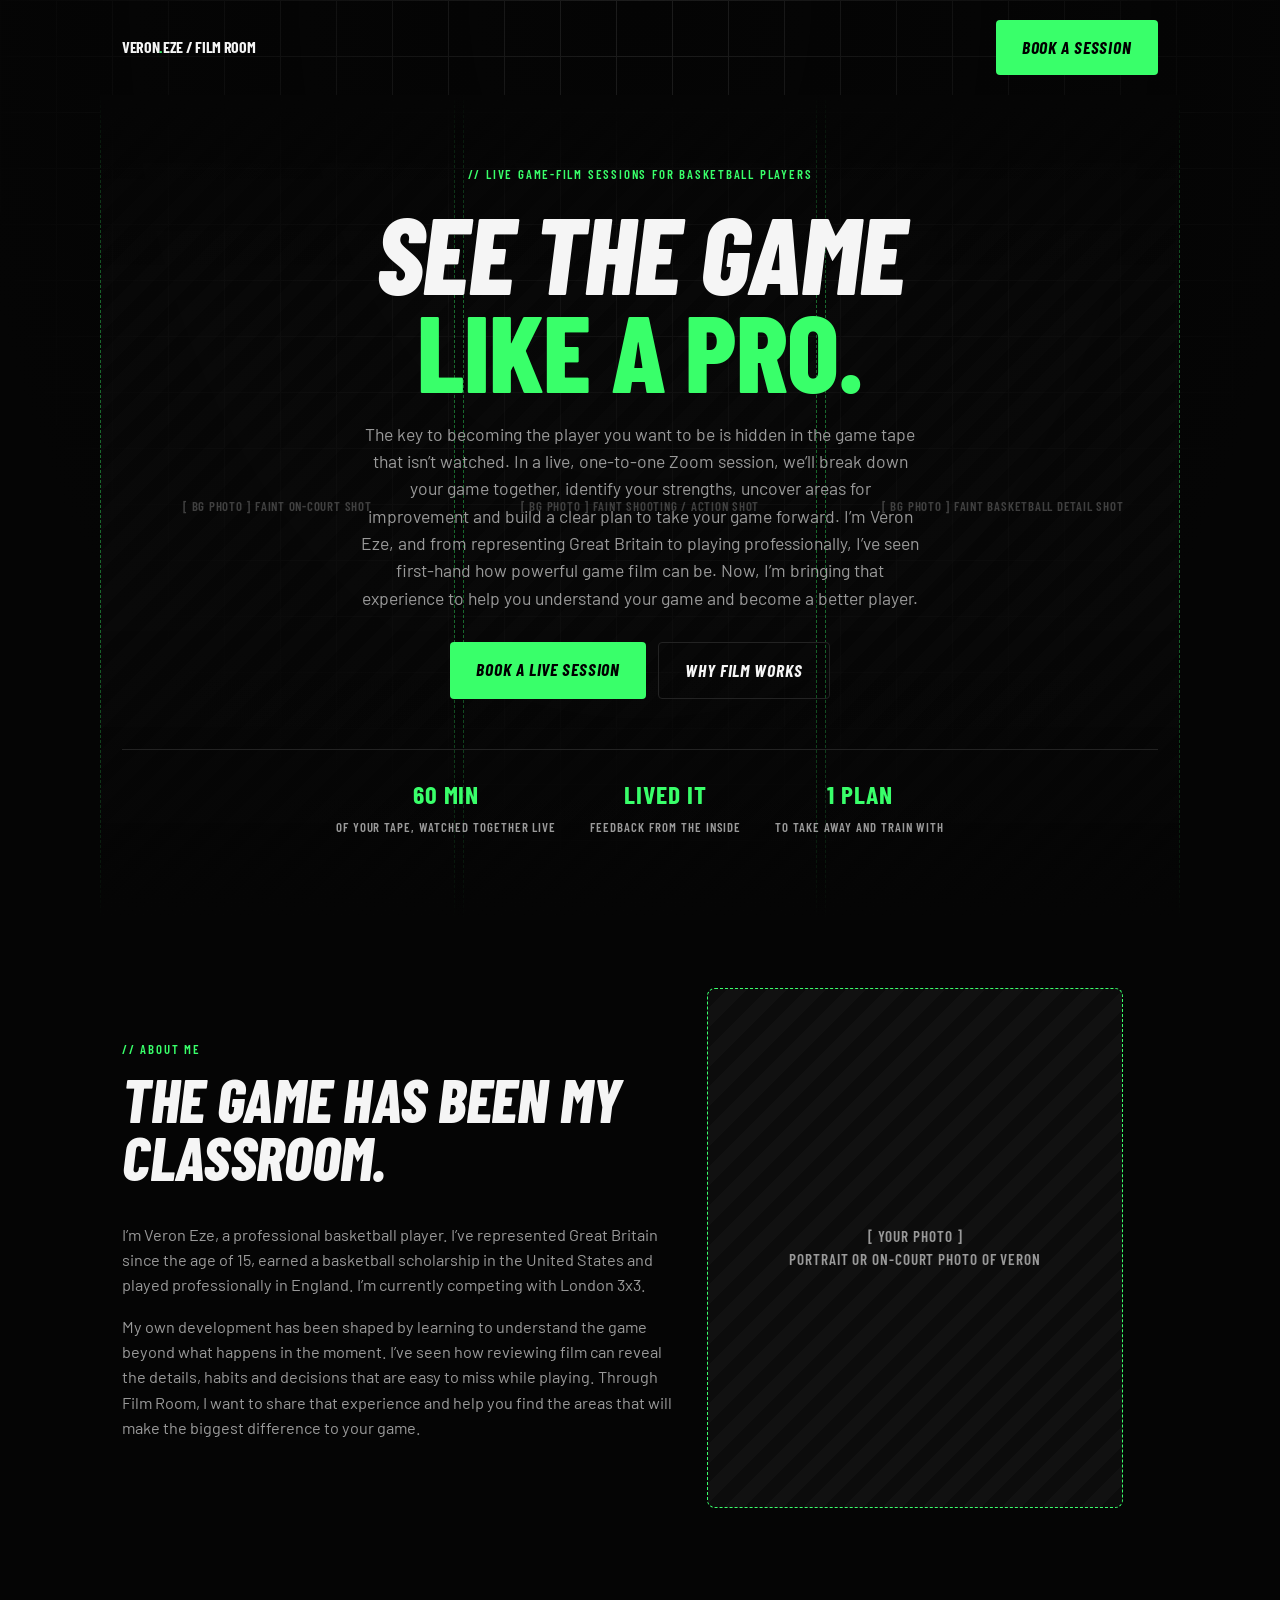
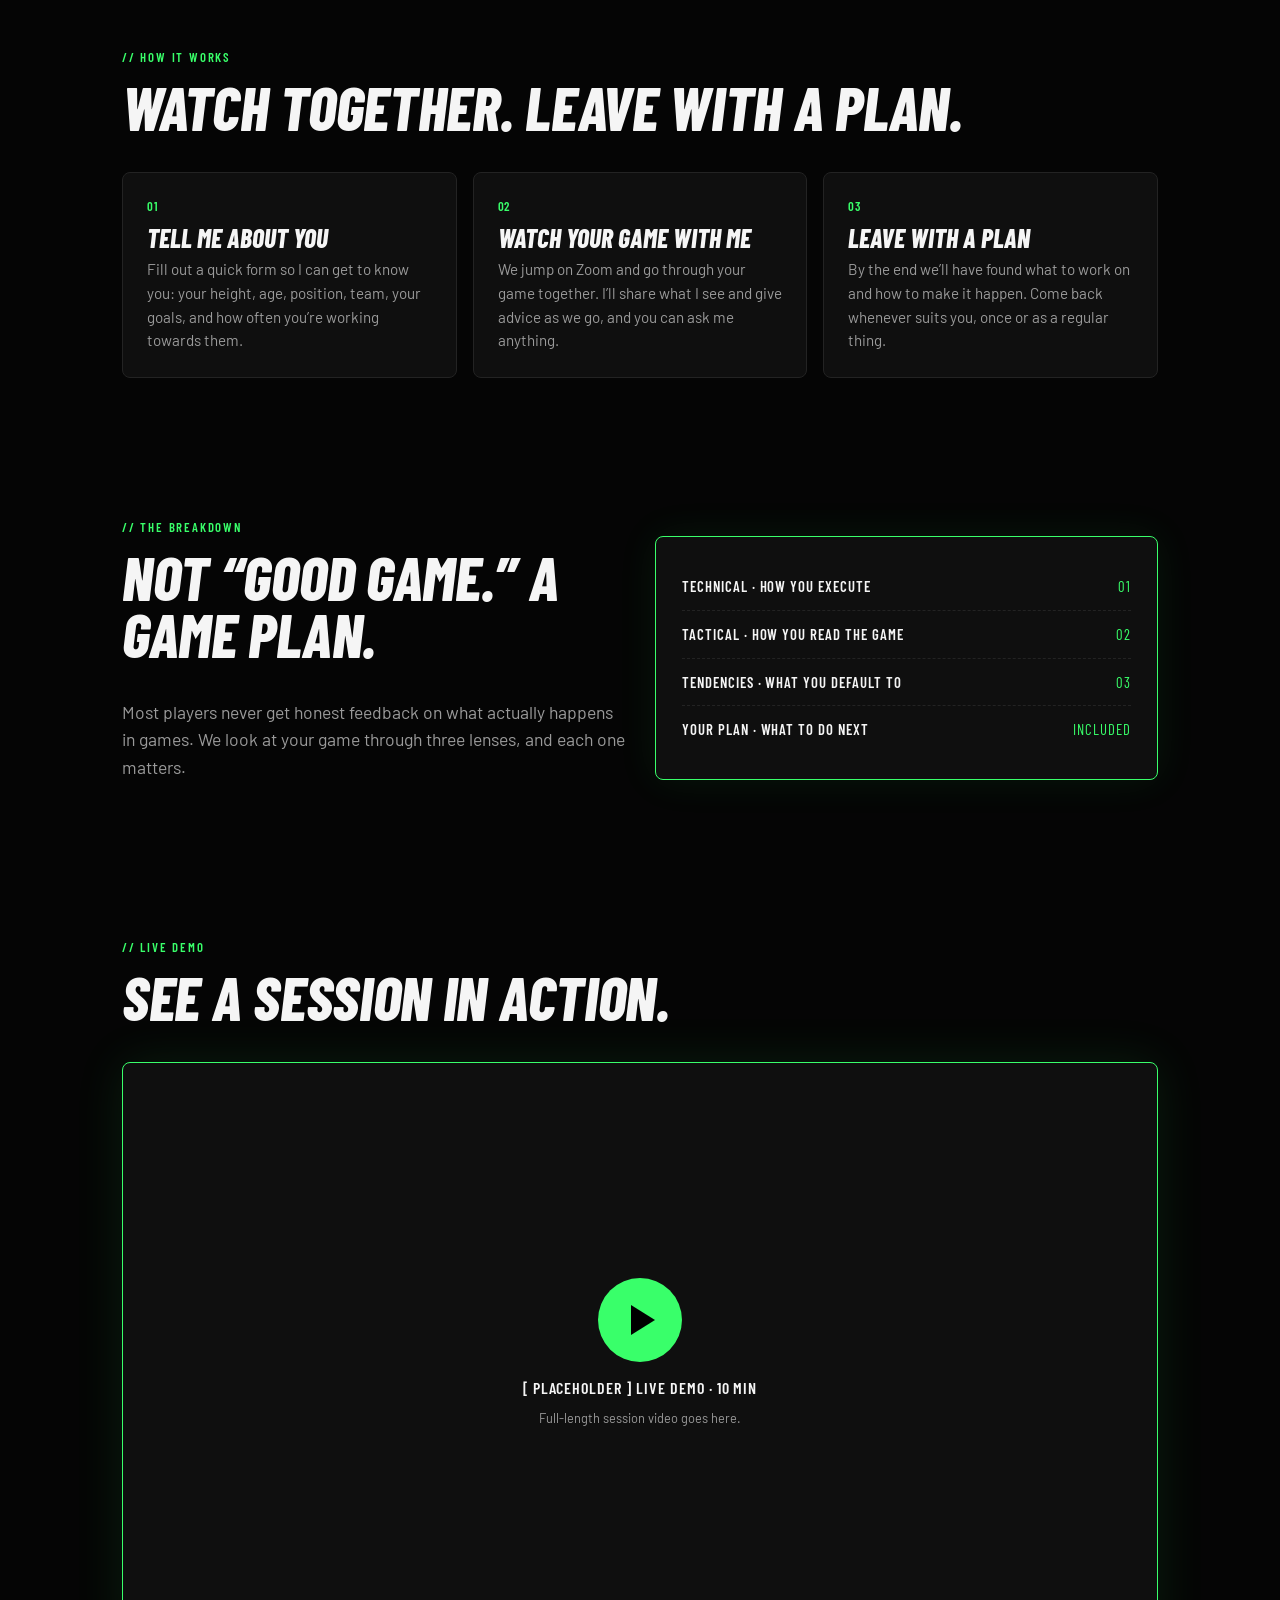
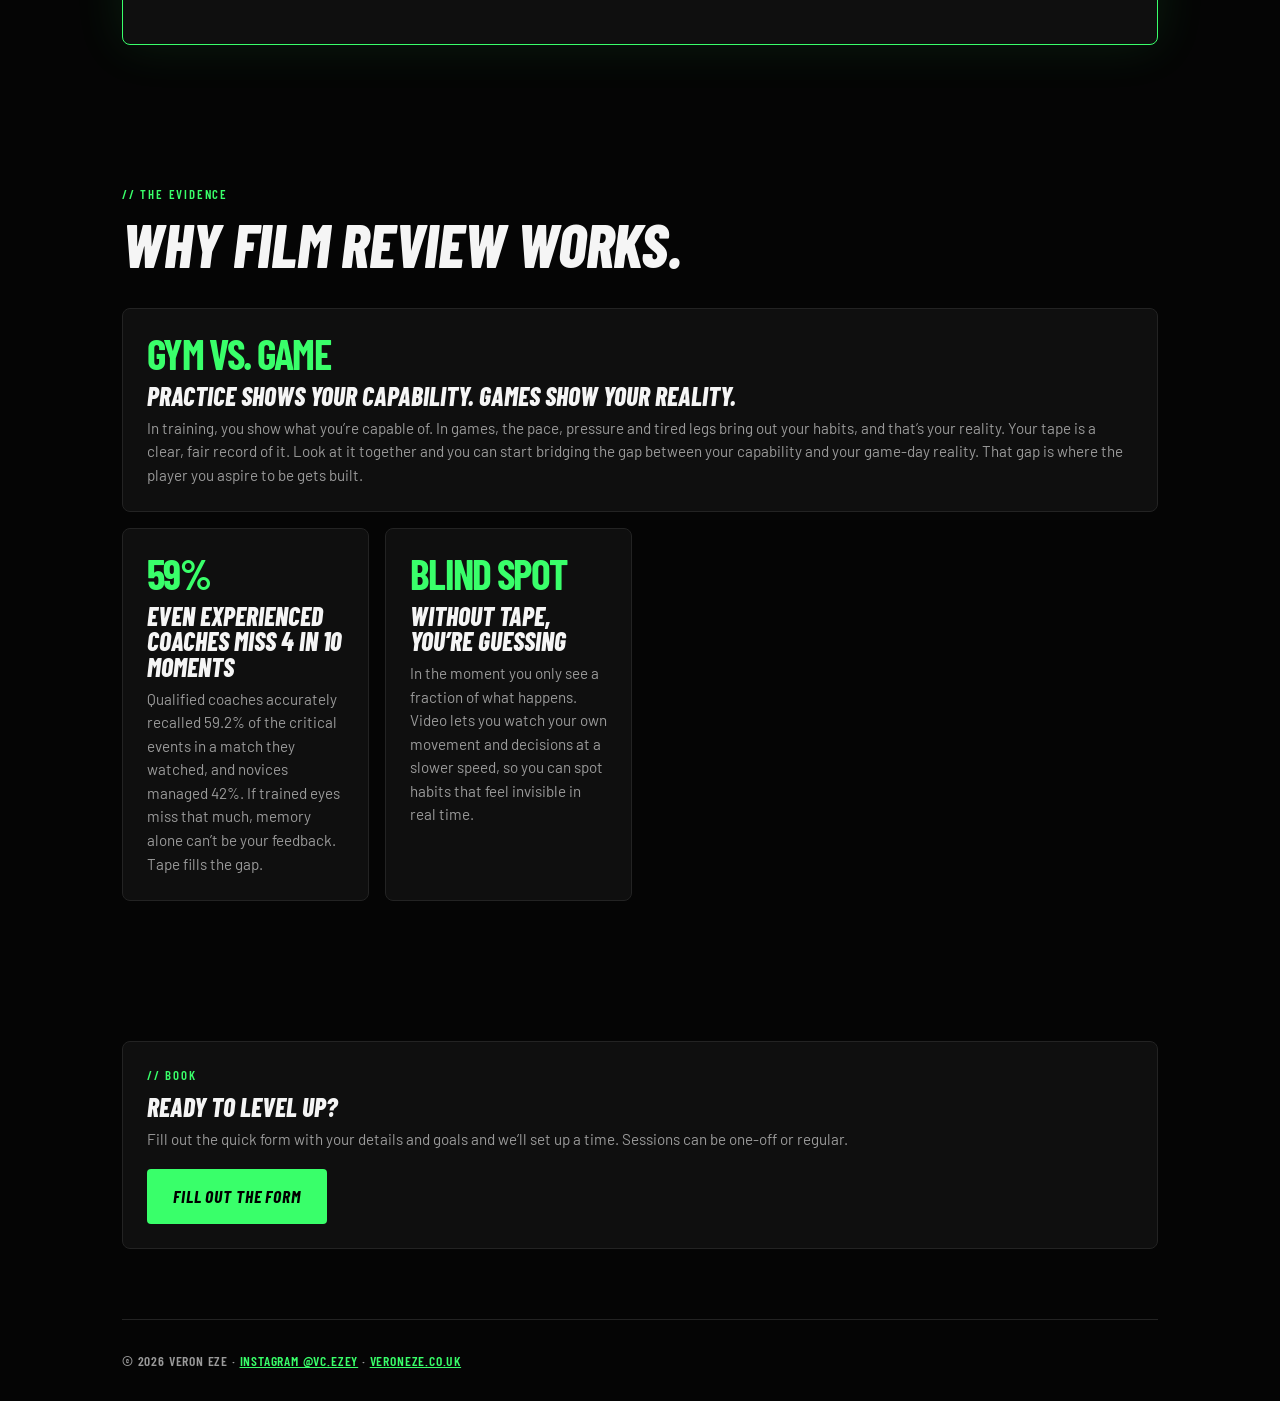
<file: film-room-updated.html>
<!DOCTYPE html>
<html lang="en-GB">
<head>
<meta charset="utf-8">
<meta name="viewport" content="width=device-width, initial-scale=1, viewport-fit=cover">
<meta name="description" content="Live basketball game-film sessions with Veron Eze. We watch your game back together on Zoom and leave you with a plan to improve.">
<meta name="theme-color" content="#050505">
<meta property="og:title" content="Veron Eze | Film Room">
<meta property="og:description" content="Watch your game back with a professional player, live on Zoom, and leave with a plan to improve.">
<meta property="og:type" content="website">
<meta property="og:url" content="https://veroneze.co.uk/">
<link rel="icon" href="data:image/svg+xml,%3Csvg xmlns='http://www.w3.org/2000/svg' viewBox='0 0 100 100'%3E%3Ctext y='.9em' font-size='90'%3E%F0%9F%8F%80%3C/text%3E%3C/svg%3E">
<title>Veron Eze | Film Room – Basketball Video Analysis</title>
<link rel="preconnect" href="https://fonts.googleapis.com">
<link rel="preconnect" href="https://fonts.gstatic.com" crossorigin>
<link rel="stylesheet" href="https://fonts.googleapis.com/css2?family=Barlow:wght@400;500;600&family=Barlow+Condensed:ital,wght@0,600;0,700;1,800&display=swap">
<style>
/* Film Room by Veron Eze - styles */
:root{--bg:#050505;--panel:#0f0f0f;--line:#232323;--fg:#f5f5f5;--mut:#9a9a9a;--g:#39ff6a;color-scheme:dark;box-sizing:border-box;padding-top:env(safe-area-inset-top,0px);padding-bottom:env(safe-area-inset-bottom,0px)}
html{scroll-behavior:smooth;scroll-padding-top:env(safe-area-inset-top,0px)}
*,*::before,*::after{box-sizing:inherit}
body{margin:0;background:var(--bg);color:var(--fg);font-family:'Barlow',system-ui,sans-serif;line-height:1.55;background-image:linear-gradient(var(--line) 1px,transparent 1px),linear-gradient(90deg,var(--line) 1px,transparent 1px);background-size:56px 56px;background-attachment:fixed}
body::after{content:"";position:fixed;inset:0;background:radial-gradient(ellipse at 50% 0%,rgba(5,5,5,.2),var(--bg) 75%);pointer-events:none;z-index:-1}
.mono{font-family:'Barlow Condensed','Arial Narrow',sans-serif;font-weight:600;letter-spacing:.06em;text-transform:uppercase}
h1,h2,h3{font-family:'Barlow Condensed','Arial Narrow',sans-serif;font-style:italic;font-weight:800;text-transform:uppercase}
.vid{aspect-ratio:16/9;background:var(--panel);border:1px solid var(--g);border-radius:8px;display:grid;place-items:center;text-align:center;box-shadow:0 0 50px rgba(57,255,106,.1);position:relative;overflow:hidden}
.play{width:84px;height:84px;border-radius:50%;background:var(--g);display:grid;place-items:center;margin:0 auto 14px}
.play::after{content:"";border-left:24px solid #000;border-top:15px solid transparent;border-bottom:15px solid transparent;margin-left:6px}
.chap{display:grid;gap:8px;margin-top:18px;grid-template-columns:repeat(auto-fit,minmax(220px,1fr))}
.chap div{border:1px dashed var(--line);border-radius:6px;padding:10px 14px;color:var(--mut);font-size:.9rem}
.chap b{color:var(--g)}
.wrap{max-width:1080px;margin:0 auto;padding:0 22px}
nav{display:flex;justify-content:space-between;align-items:center;padding:20px 0}
.logo{font-weight:700;letter-spacing:-.02em}
.logo span{color:var(--g)}
.btn{font-family:'Barlow Condensed','Arial Narrow',sans-serif;font-style:italic;text-transform:uppercase;letter-spacing:.05em;font-size:1.1rem;display:inline-block;background:var(--g);color:#000;font-weight:700;padding:14px 26px;border-radius:4px;text-decoration:none;transition:.2s}
.btn:hover{box-shadow:0 0 28px rgba(57,255,106,.55);transform:translateY(-2px)}
.btn.ghost{background:none;color:var(--fg);border:1px solid var(--line)}
.btn.ghost:hover{border-color:var(--g);box-shadow:none}
.hero{padding:70px 0 80px}
.tag{color:var(--g);font-size:.8rem;letter-spacing:.14em;text-transform:uppercase}
h1{font-size:clamp(3rem,10vw,6.8rem);line-height:.9;letter-spacing:-.01em;margin:18px 0 22px;max-width:12ch}
h1 em{font-style:normal;color:var(--g)}
.lead{color:var(--mut);max-width:56ch;font-size:1.1rem}
.cta{display:flex;gap:12px;flex-wrap:wrap;margin-top:30px}
.stats{display:flex;gap:34px;flex-wrap:wrap;margin-top:50px;padding-top:24px;border-top:1px solid var(--line)}
.stats b{display:block;font-size:1.6rem;color:var(--g)}
.stats span{color:var(--mut);font-size:.8rem}
section{padding:70px 0}
h2{font-size:clamp(2.2rem,6vw,3.8rem);letter-spacing:-.005em;margin:10px 0 36px;line-height:.95}
.grid{display:grid;gap:16px;grid-template-columns:repeat(auto-fit,minmax(240px,1fr))}
.card{background:var(--panel);border:1px solid var(--line);border-radius:8px;padding:24px;transition:.25s}
.card:hover{border-color:var(--g);transform:translateY(-3px)}
.card .n{color:var(--g);font-size:.8rem}
.card h3{margin:8px 0;font-size:1.6rem;line-height:1}
.card p{margin:0;color:var(--mut);font-size:.95rem}
.big{font-size:2.6rem;font-weight:700;color:var(--g);letter-spacing:-.04em;line-height:1}
.src{font-size:.72rem;color:#6d6d6d;margin-top:14px!important}
.report{background:var(--panel);border:1px solid var(--g);border-radius:8px;padding:26px;box-shadow:0 0 40px rgba(57,255,106,.08)}
.row{display:flex;justify-content:space-between;gap:10px;padding:12px 0;border-bottom:1px dashed var(--line);font-size:.92rem}
.row:last-child{border:0}
.row b{color:var(--g);font-weight:400}
.two{display:grid;gap:30px;grid-template-columns:repeat(auto-fit,minmax(300px,1fr));align-items:center}
.note{color:var(--mut);font-size:.8rem;max-width:70ch}
.hero{position:relative}
.herogrid{position:relative;z-index:1;text-align:center}
.herogrid h1,.herogrid .lead{margin-left:auto;margin-right:auto}
.herogrid .cta,.herogrid .stats{justify-content:center}
.bgp{position:absolute;inset:0 -22px;display:grid;grid-template-columns:repeat(3,1fr);gap:8px;z-index:0;pointer-events:none}
.bgp .ph{border-radius:0;opacity:.4;font-size:.8rem}
.bgp::after{content:"";position:absolute;inset:0;background:linear-gradient(var(--bg),transparent 25%,transparent 65%,var(--bg))}
.ph{border:1px dashed var(--g);border-radius:8px;background:repeating-linear-gradient(135deg,#0c0c0c,#0c0c0c 14px,#111 14px,#111 28px);display:grid;place-items:center;text-align:center;padding:16px;color:var(--mut);font-size:.95rem}
.ph.tall{aspect-ratio:4/5}
.ph.vert{aspect-ratio:9/16}
.reel{display:grid;gap:14px;grid-template-columns:repeat(auto-fit,minmax(200px,1fr))}
footer{border-top:1px solid var(--line);padding:30px 0;color:var(--mut);font-size:.85rem}
footer a{color:var(--g)}
/* ---- Image / video helpers (used when you replace the placeholders) ---- */
.bgp img{width:100%;height:100%;object-fit:cover;opacity:.35;filter:grayscale(1) contrast(1.1)}
.ph img,.vid video,.vid iframe{width:100%;height:100%;object-fit:cover;border:0;border-radius:8px;display:block}
.vid iframe{position:absolute;inset:0}
.card .ph{padding:0;overflow:hidden}


.about-layout{display:grid;grid-template-columns:1.1fr .9fr;gap:34px;align-items:center}
.about-copy p{color:var(--mut);font-size:1.02rem;max-width:62ch}
.about-photo{aspect-ratio:4/5;min-height:320px;max-height:520px}
@media(max-width:700px){.about-layout{grid-template-columns:1fr;gap:22px}.about-photo{aspect-ratio:4/3;min-height:220px}}
</style>
</head>
<body>
<div class="wrap">
<nav><div class="logo mono">VERON<span>.</span>EZE / FILM ROOM</div><a class="btn" href="#book">Book a session</a></nav>

<header class="hero">
<!-- HERO BACKGROUND PHOTOS: replace each placeholder div with <img src="assets/bg-1.jpg" alt=""> (3 images, landscape or portrait both work) -->
<div class="bgp"><div class="ph mono">[ BG PHOTO ] Faint on-court shot</div><div class="ph mono">[ BG PHOTO ] Faint shooting / action shot</div><div class="ph mono">[ BG PHOTO ] Faint basketball detail shot</div></div><div class="herogrid"><div>
  <div class="tag mono">// Live game-film sessions for basketball players</div>
  <h1>See the game <em>like a pro.</em></h1>
  <p class="lead">The key to becoming the player you want to be is hidden in the game tape that isn’t watched. In a live, one-to-one Zoom session, we’ll break down your game together, identify your strengths, uncover areas for improvement and build a clear plan to take your game forward. I’m Veron Eze, and from representing Great Britain to playing professionally, I’ve seen first-hand how powerful game film can be. Now, I’m bringing that experience to help you understand your game and become a better player.</p>
  <div class="cta"><a class="btn" href="#book">Book a live session</a><a class="btn ghost" href="#evidence">Why film works</a></div>
  <div class="stats mono">
    <div><b>60 min</b><span>of your tape, watched together live</span></div>
    <div><b>Lived it</b><span>feedback from the inside</span></div>
    <div><b>1 plan</b><span>to take away and train with</span></div>
  </div>
  </div></div>
</header>


<section id="about">
  <div class="about-layout">
    <div class="about-copy">
      <div class="tag mono">// About me</div>
      <h2>The game has been my classroom.</h2>
      <p>I’m Veron Eze, a professional basketball player. I’ve represented Great Britain since the age of 15, earned a basketball scholarship in the United States and played professionally in England. I’m currently competing with London 3x3.</p>
      <p>My own development has been shaped by learning to understand the game beyond what happens in the moment. I’ve seen how reviewing film can reveal the details, habits and decisions that are easy to miss while playing. Through Film Room, I want to share that experience and help you find the areas that will make the biggest difference to your game.</p>
    </div>
    <div class="ph mono about-photo">[ YOUR PHOTO ]<br>Portrait or on-court photo of Veron</div>
  </div>
</section>

<section id="how">
  <div class="tag mono">// How it works</div><h2>Watch together. Leave with a plan.</h2>
  <div class="grid">
    <div class="card"><div class="n mono">01</div><h3>Tell me about you</h3><p>Fill out a quick form so I can get to know you: your height, age, position, team, your goals, and how often you’re working towards them.</p></div>
    <div class="card"><div class="n mono">02</div><h3>Watch your game with me</h3><p>We jump on Zoom and go through your game together. I’ll share what I see and give advice as we go, and you can ask me anything.</p></div>
    <div class="card"><div class="n mono">03</div><h3>Leave with a plan</h3><p>By the end we’ll have found what to work on and how to make it happen. Come back whenever suits you, once or as a regular thing.</p></div>
  </div>
</section>

<section>
  <div class="two">
    <div>
      <div class="tag mono">// The breakdown</div><h2>Not “good game.” A game plan.</h2>
      <p class="lead">Most players never get honest feedback on what actually happens in games. We look at your game through three lenses, and each one matters.</p>
    </div>
    <div class="report mono">
      <div class="row"><span>TECHNICAL · HOW YOU EXECUTE</span><b>01</b></div>
      <div class="row"><span>TACTICAL · HOW YOU READ THE GAME</span><b>02</b></div>
      <div class="row"><span>TENDENCIES · WHAT YOU DEFAULT TO</span><b>03</b></div>
      <div class="row"><span>YOUR PLAN · WHAT TO DO NEXT</span><b>INCLUDED</b></div>
    </div>
  </div>
</section>

<section id="demo">
  <div class="tag mono">// Live demo</div><h2>See a session in action.</h2>
  <!-- LIVE DEMO VIDEO: replace the contents of the .vid div with either
     <video controls preload="metadata" poster="assets/demo-poster.jpg"><source src="assets/demo.mp4" type="video/mp4"></video>
     or a YouTube/Vimeo embed: <iframe src="https://www.youtube.com/embed/VIDEO_ID" allowfullscreen loading="lazy"></iframe> -->
  <div class="vid"><div><div class="play"></div><div class="mono">[ PLACEHOLDER ] Live demo · 10 min</div><p class="note" style="margin:8px auto 0;padding:0 16px">Full-length session video goes here.</p></div></div>
</section>

<section id="evidence">
  <div class="tag mono">// The evidence</div><h2>Why film review works.</h2>
  <div class="grid">
    <div class="card" style="grid-column:1/-1"><div class="big mono">Gym vs. game</div><h3>Practice shows your capability. Games show your reality.</h3><p>In training, you show what you’re capable of. In games, the pace, pressure and tired legs bring out your habits, and that’s your reality. Your tape is a clear, fair record of it. Look at it together and you can start bridging the gap between your capability and your game-day reality. That gap is where the player you aspire to be gets built.</p></div>
    <div class="card"><div class="big mono">59%</div><h3>Even experienced coaches miss 4 in 10 moments</h3><p>Qualified coaches accurately recalled 59.2% of the critical events in a match they watched, and novices managed 42%. If trained eyes miss that much, memory alone can’t be your feedback. Tape fills the gap.</p></div>
    <div class="card"><div class="big mono">Blind spot</div><h3>Without tape, you’re guessing</h3><p>In the moment you only see a fraction of what happens. Video lets you watch your own movement and decisions at a slower speed, so you can spot habits that feel invisible in real time.</p></div>
    
    
    
    
    
  </div>
  
</section>

<section>
  <div class="card" id="book"><div class="tag mono">// Book</div><h3>Ready to level up?</h3><p>Fill out the quick form with your details and goals and we’ll set up a time. Sessions can be one-off or regular.</p><p style="margin-top:18px"><!-- BOOKING LINK: swap this mailto for your Google Form / Tally form URL -->
    <a class="btn" href="mailto:hello@veroneze.co.uk?subject=Film%20Room%20breakdown">Fill out the form</a></p>
  </div>
</section>

<footer class="mono">© 2026 Veron Eze · <a href="https://www.instagram.com/Vc.ezey">Instagram @Vc.ezey</a> · <a href="https://veroneze.co.uk">veroneze.co.uk</a></footer>
</div>
</body>
</html>
</file>
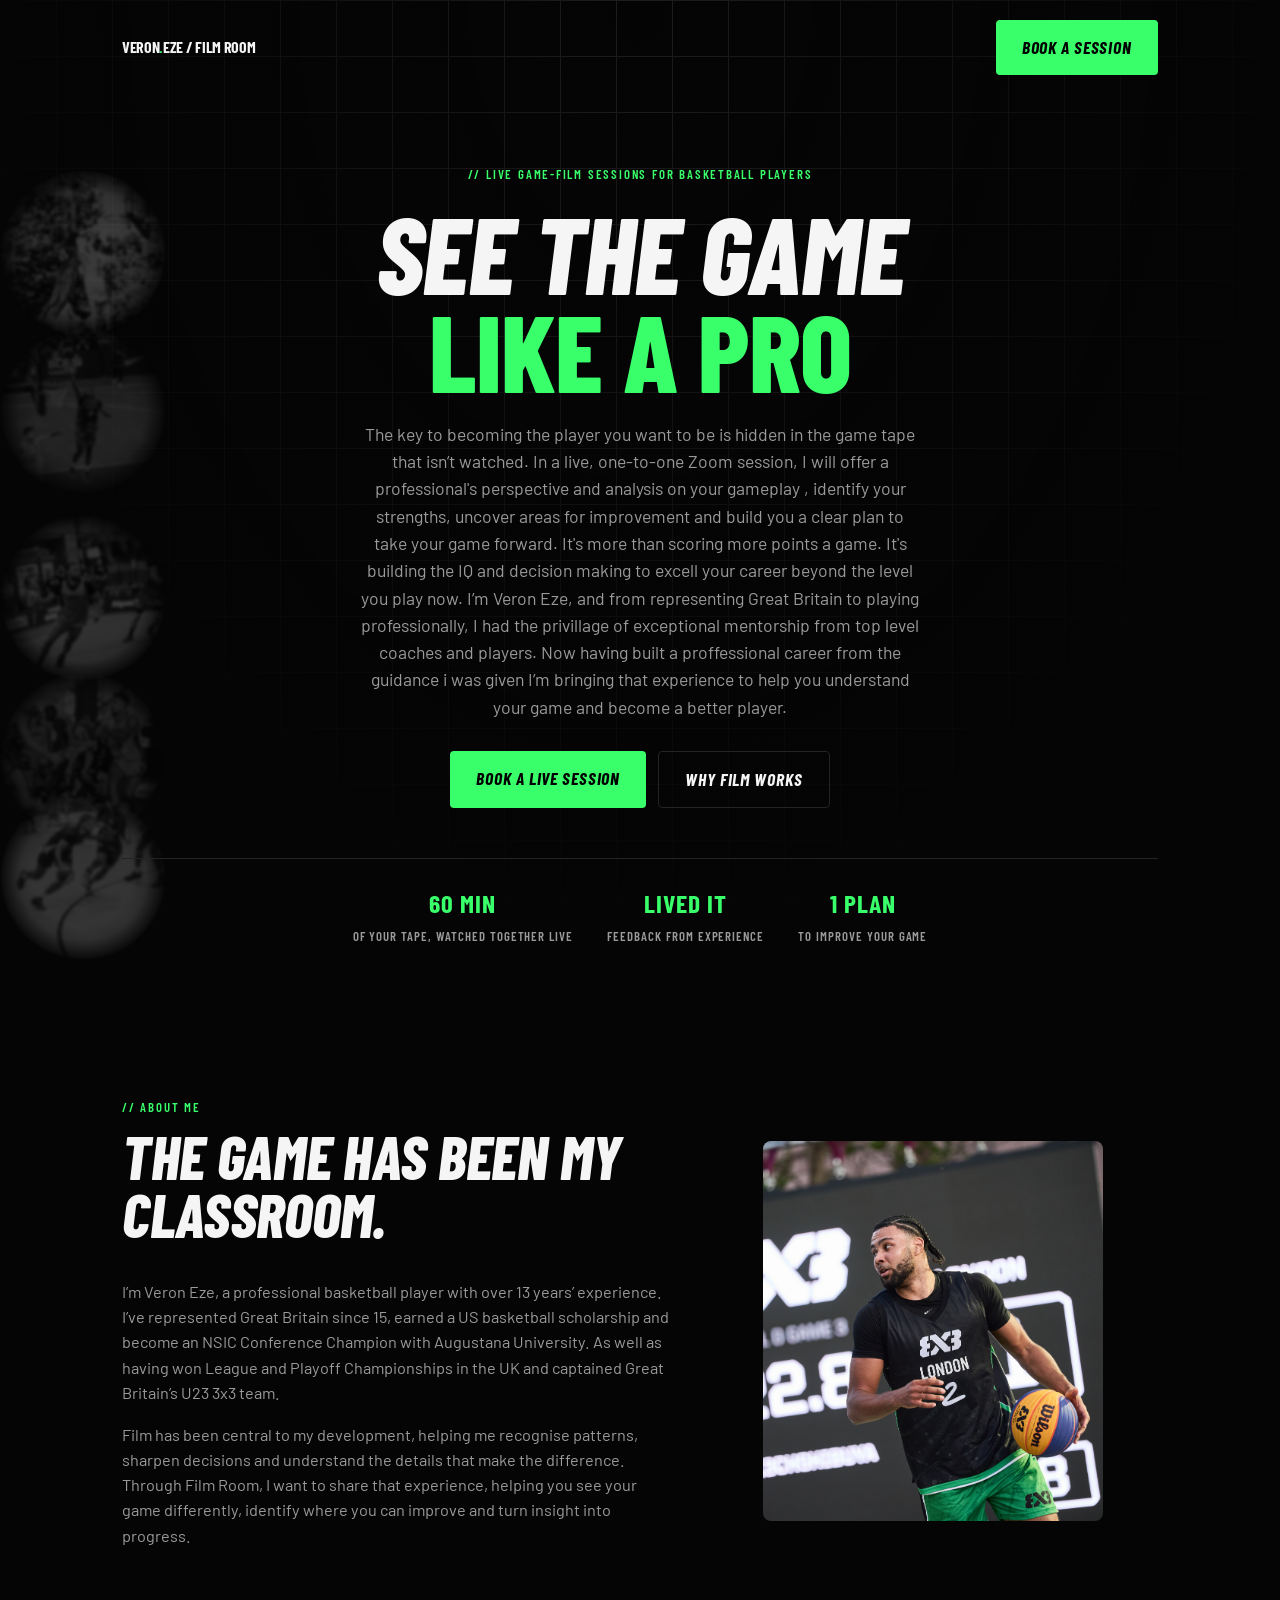
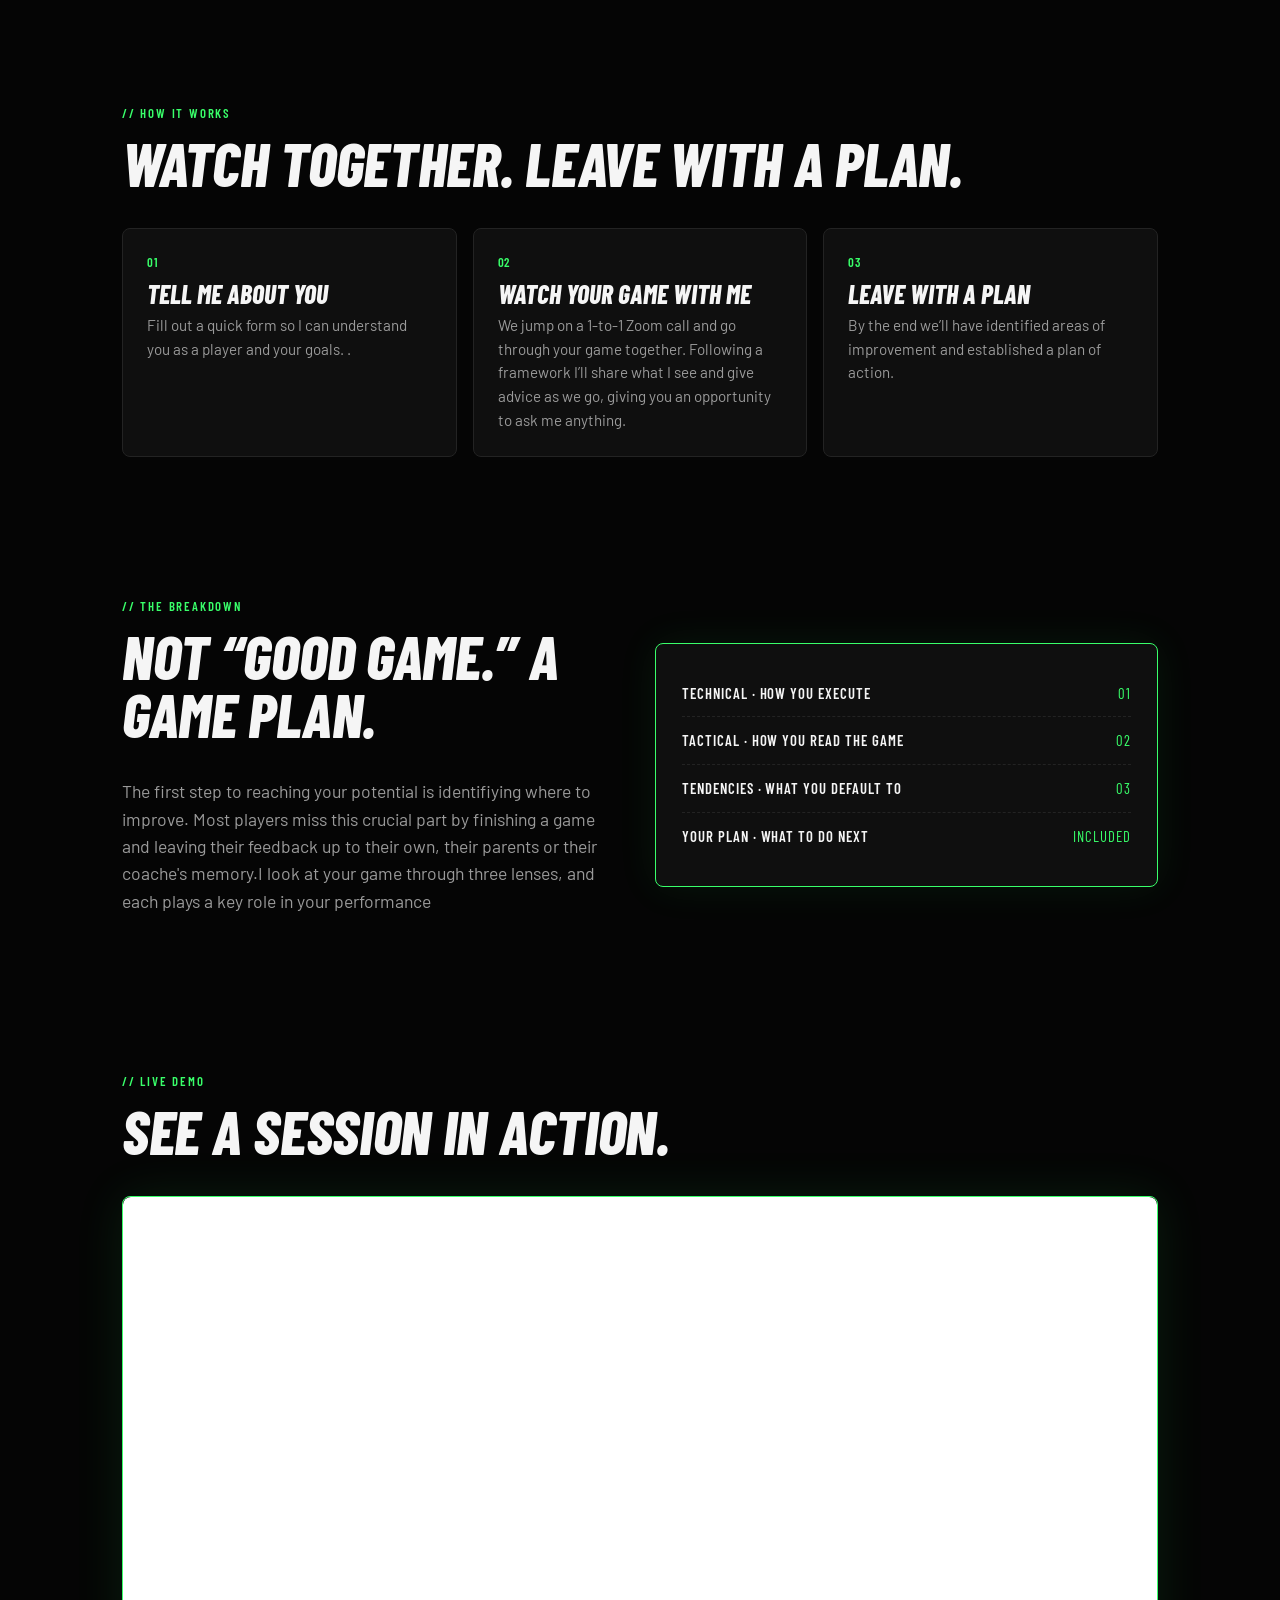
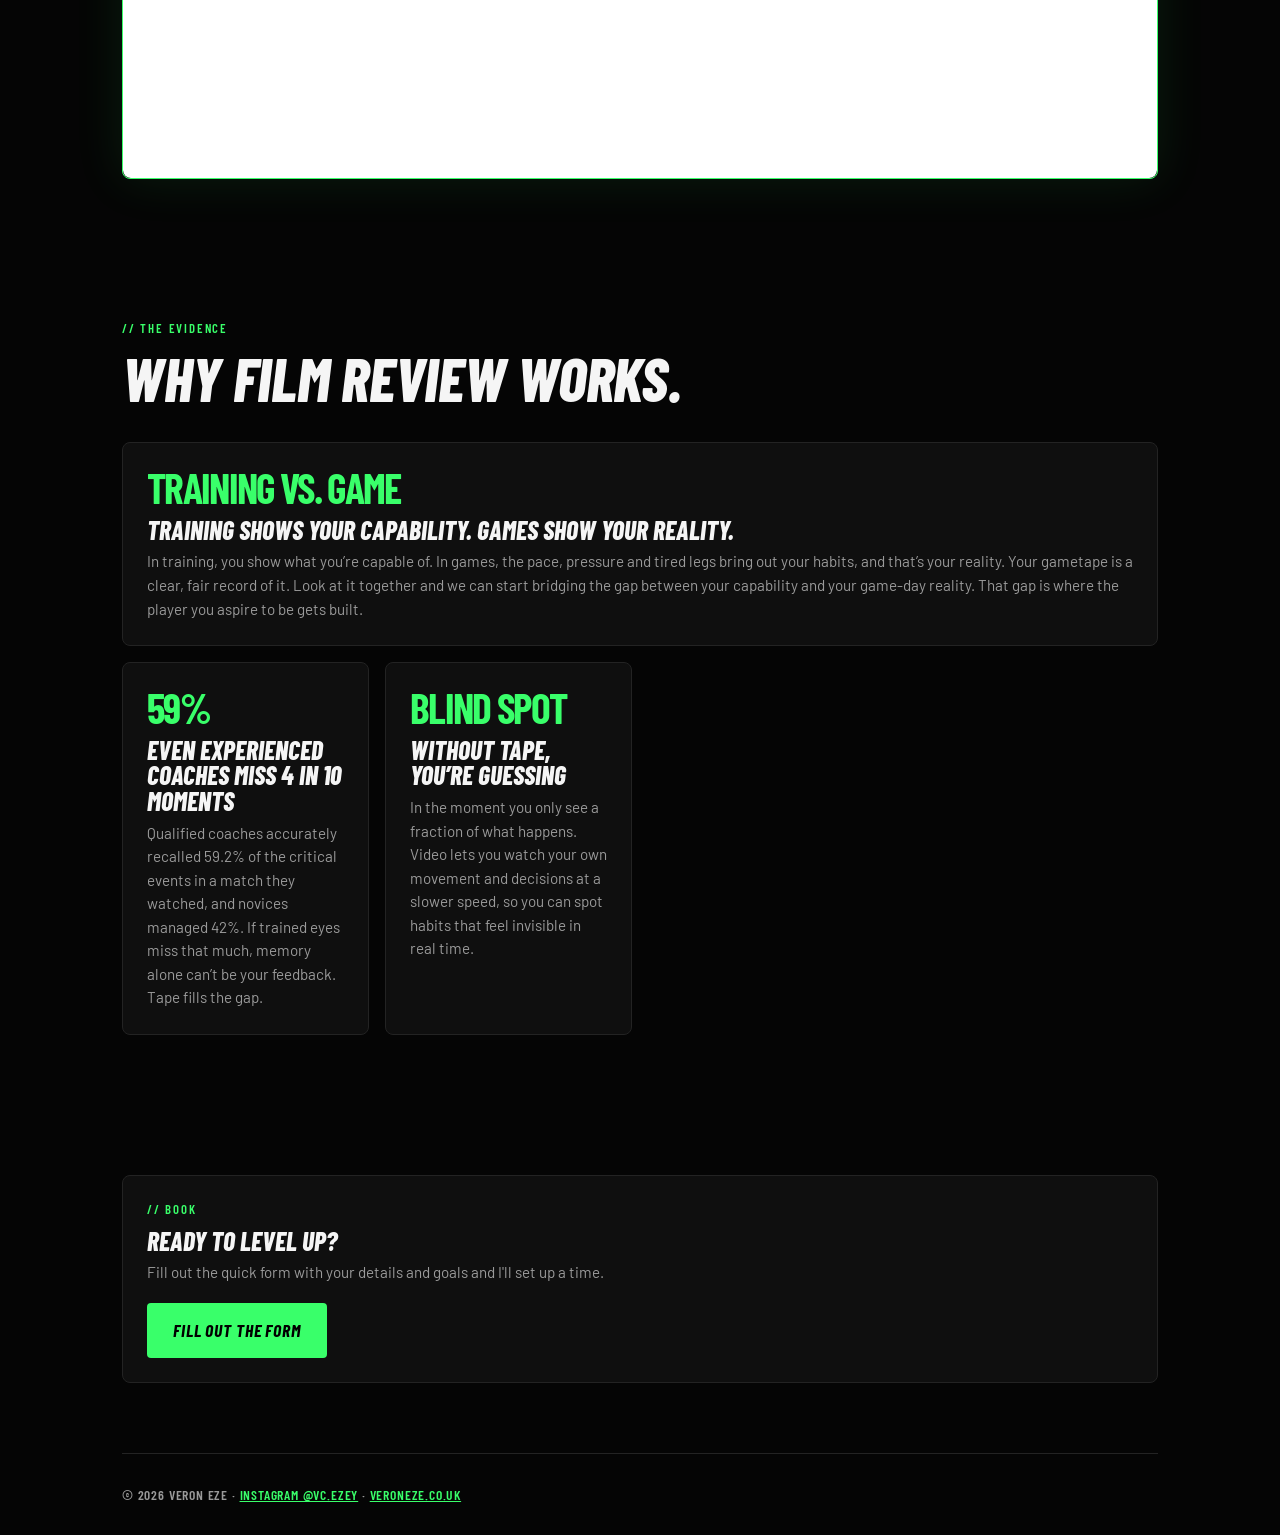
<file: hindex.html>
<!DOCTYPE html>
<html lang="en-GB">
<head>
<meta charset="utf-8">
<meta name="viewport" content="width=device-width, initial-scale=1, viewport-fit=cover">
<meta name="description" content="Live basketball game-film sessions with Veron Eze. We watch your game back together on Zoom and leave you with a plan to improve.">
<meta name="theme-color" content="#050505">
<meta property="og:title" content="Veron Eze | Film Room">
<meta property="og:description" content="Watch your game back with a professional player, live on Zoom, and leave with a plan to improve.">
<meta property="og:type" content="website">
<meta property="og:url" content="https://veroneze.co.uk/">
<link rel="icon" href="data:image/svg+xml,%3Csvg xmlns='http://www.w3.org/2000/svg' viewBox='0 0 100 100'%3E%3Ctext y='.9em' font-size='90'%3E%F0%9F%8F%80%3C/text%3E%3C/svg%3E">
<title>Veron Eze | Film Room – Basketball Video Analysis</title>
<link rel="preconnect" href="https://fonts.googleapis.com">
<link rel="preconnect" href="https://fonts.gstatic.com" crossorigin>
<link rel="stylesheet" href="https://fonts.googleapis.com/css2?family=Barlow:wght@400;500;600&family=Barlow+Condensed:ital,wght@0,600;0,700;1,800&display=swap">
<style>
/* Film Room by Veron Eze - styles */
:root{--bg:#050505;--panel:#0f0f0f;--line:#232323;--fg:#f5f5f5;--mut:#9a9a9a;--g:#39ff6a;color-scheme:dark;box-sizing:border-box;padding-top:env(safe-area-inset-top,0px);padding-bottom:env(safe-area-inset-bottom,0px)}
html{scroll-behavior:smooth;scroll-padding-top:env(safe-area-inset-top,0px)}
*,*::before,*::after{box-sizing:inherit}
body{margin:0;background:var(--bg);color:var(--fg);font-family:'Barlow',system-ui,sans-serif;line-height:1.55;background-image:linear-gradient(var(--line) 1px,transparent 1px),linear-gradient(90deg,var(--line) 1px,transparent 1px);background-size:56px 56px;background-attachment:fixed}
body::after{content:"";position:fixed;inset:0;background:radial-gradient(ellipse at 50% 0%,rgba(5,5,5,.2),var(--bg) 75%);pointer-events:none;z-index:-1}


/* Floating, feather-edged basketball photos behind the page */

/* Floating, feather-edged basketball photos — confined to the hero */
.float-photos{
  position:absolute;
  top:0;
  bottom:0;
  left:50%;
  width:100vw;
  transform:translateX(-50%);
  z-index:0;
  overflow:hidden;
  pointer-events:none;
}
.float-photo{
  position:absolute;
  left:0;
  top:var(--top);
  width:clamp(105px,13vw,175px);
  aspect-ratio:1;
  border-radius:50%;
  overflow:hidden;
  opacity:var(--opacity,.22);
  filter:blur(1.5px);
  -webkit-mask-image:radial-gradient(circle, #000 42%, rgba(0,0,0,.85) 54%, transparent 73%);
  mask-image:radial-gradient(circle, #000 42%, rgba(0,0,0,.85) 54%, transparent 73%);
  animation:photo-drift var(--duration,38s) linear var(--delay,0s) infinite;
  will-change:transform;
}

.float-photo img{
  width:100%;
  height:100%;
  object-fit:cover;
  display:block;
  filter:grayscale(1) contrast(1.08);
}

@keyframes photo-drift{
  from{transform:translate3d(calc(100vw + 200px),0,0)}
  to{transform:translate3d(-350px,0,0)}
}

.hero{
  position:relative;
  overflow:visible;
  isolation:isolate;
}

@media(max-width:700px){
  .float-photo{
    width:clamp(90px,25vw,125px);
    opacity:.16;
  }
}

@media(prefers-reduced-motion:reduce){
  .float-photo{
    animation:none;
    display:none;
  }
}


/* Subtle green ball that travels across the page as the visitor scrolls */
.scroll-ball{
  position:fixed;
  z-index:0;
  pointer-events:none;
  width:clamp(150px,24vw,320px);
  aspect-ratio:1;
  left:0;
  top:50%;
  border-radius:50%;
  opacity:.22;
  filter:blur(28px);
  background:radial-gradient(circle at 35% 32%,rgba(120,170,116,.9),rgba(57,110,65,.72) 42%,rgba(35,78,44,.42) 68%,transparent 74%);
  transform:translate3d(-45vw,-50%,0);
  will-change:transform;
  animation:ball-travel linear both;
  animation-timeline:scroll(root block);
}
@keyframes ball-travel{
  from{transform:translate3d(-45vw,-50%,0)}
  to{transform:translate3d(110vw,-50%,0)}
}
.wrap{position:relative;z-index:1}
@media(prefers-reduced-motion:reduce){
  .scroll-ball{animation:none;transform:translate3d(35vw,-50%,0);opacity:.12}
}
.mono{font-family:'Barlow Condensed','Arial Narrow',sans-serif;font-weight:600;letter-spacing:.06em;text-transform:uppercase}
h1,h2,h3{font-family:'Barlow Condensed','Arial Narrow',sans-serif;font-style:italic;font-weight:800;text-transform:uppercase}
.vid{aspect-ratio:16/9;background:var(--panel);border:1px solid var(--g);border-radius:8px;display:grid;place-items:center;text-align:center;box-shadow:0 0 50px rgba(57,255,106,.1);position:relative;overflow:hidden}
.play{width:84px;height:84px;border-radius:50%;background:var(--g);display:grid;place-items:center;margin:0 auto 14px}
.play::after{content:"";border-left:24px solid #000;border-top:15px solid transparent;border-bottom:15px solid transparent;margin-left:6px}
.chap{display:grid;gap:8px;margin-top:18px;grid-template-columns:repeat(auto-fit,minmax(220px,1fr))}
.chap div{border:1px dashed var(--line);border-radius:6px;padding:10px 14px;color:var(--mut);font-size:.9rem}
.chap b{color:var(--g)}
.wrap{max-width:1080px;margin:0 auto;padding:0 22px}
nav{display:flex;justify-content:space-between;align-items:center;padding:20px 0}
.logo{font-weight:700;letter-spacing:-.02em}
.logo span{color:var(--g)}
.btn{font-family:'Barlow Condensed','Arial Narrow',sans-serif;font-style:italic;text-transform:uppercase;letter-spacing:.05em;font-size:1.1rem;display:inline-block;background:var(--g);color:#000;font-weight:700;padding:14px 26px;border-radius:4px;text-decoration:none;transition:.2s}
.btn:hover{box-shadow:0 0 28px rgba(57,255,106,.55);transform:translateY(-2px)}
.btn.ghost{background:none;color:var(--fg);border:1px solid var(--line)}
.btn.ghost:hover{border-color:var(--g);box-shadow:none}
.hero{padding:70px 0 80px}
.tag{color:var(--g);font-size:.8rem;letter-spacing:.14em;text-transform:uppercase}
h1{font-size:clamp(3rem,10vw,6.8rem);line-height:.9;letter-spacing:-.01em;margin:18px 0 22px;max-width:12ch}
h1 em{font-style:normal;color:var(--g)}
.lead{color:var(--mut);max-width:56ch;font-size:1.1rem}
.cta{display:flex;gap:12px;flex-wrap:wrap;margin-top:30px}
.stats{display:flex;gap:34px;flex-wrap:wrap;margin-top:50px;padding-top:24px;border-top:1px solid var(--line)}
.stats b{display:block;font-size:1.6rem;color:var(--g)}
.stats span{color:var(--mut);font-size:.8rem}
section{padding:70px 0}
h2{font-size:clamp(2.2rem,6vw,3.8rem);letter-spacing:-.005em;margin:10px 0 36px;line-height:.95}
.grid{display:grid;gap:16px;grid-template-columns:repeat(auto-fit,minmax(240px,1fr))}
.card{background:var(--panel);border:1px solid var(--line);border-radius:8px;padding:24px;transition:.25s}
.card:hover{border-color:var(--g);transform:translateY(-3px)}
.card .n{color:var(--g);font-size:.8rem}
.card h3{margin:8px 0;font-size:1.6rem;line-height:1}
.card p{margin:0;color:var(--mut);font-size:.95rem}
.big{font-size:2.6rem;font-weight:700;color:var(--g);letter-spacing:-.04em;line-height:1}
.src{font-size:.72rem;color:#6d6d6d;margin-top:14px!important}
.report{background:var(--panel);border:1px solid var(--g);border-radius:8px;padding:26px;box-shadow:0 0 40px rgba(57,255,106,.08)}
.row{display:flex;justify-content:space-between;gap:10px;padding:12px 0;border-bottom:1px dashed var(--line);font-size:.92rem}
.row:last-child{border:0}
.row b{color:var(--g);font-weight:400}
.two{display:grid;gap:30px;grid-template-columns:repeat(auto-fit,minmax(300px,1fr));align-items:center}
.note{color:var(--mut);font-size:.8rem;max-width:70ch}
.hero{position:relative}
.herogrid{position:relative;z-index:1;text-align:center}
.herogrid h1,.herogrid .lead{margin-left:auto;margin-right:auto}
.herogrid .cta,.herogrid .stats{justify-content:center}
.ph{border:1px dashed var(--g);border-radius:8px;background:repeating-linear-gradient(135deg,#0c0c0c,#0c0c0c 14px,#111 14px,#111 28px);display:grid;place-items:center;text-align:center;padding:16px;color:var(--mut);font-size:.95rem}
.ph.tall{aspect-ratio:4/5}
.ph.vert{aspect-ratio:9/16}
.reel{display:grid;gap:14px;grid-template-columns:repeat(auto-fit,minmax(200px,1fr))}
footer{border-top:1px solid var(--line);padding:30px 0;color:var(--mut);font-size:.85rem}
footer a{color:var(--g)}
/* ---- Image / video helpers (used when you replace the placeholders) ---- */
.bgp img{width:100%;height:100%;object-fit:cover;opacity:.35;filter:grayscale(1) contrast(1.1)}
.ph img,.vid video,.vid iframe{width:100%;height:100%;object-fit:cover;border:0;border-radius:8px;display:block}
.vid iframe{position:absolute;inset:0}
.card .ph{padding:0;overflow:hidden}


.about-layout{display:grid;grid-template-columns:1.1fr .9fr;gap:34px;align-items:center}
.about-copy p{color:var(--mut);font-size:1.02rem;max-width:62ch}
.about-photo{
  width:100%;
  max-width:340px;
  height:380px;
  justify-self:center;
  overflow:hidden;
  border-radius:8px;
}
.about-photo img{
  width:100%;
  height:100%;
  object-fit:cover;
  object-position:70% center;
  display:block;
}
@media(max-width:700px){
  .about-layout{grid-template-columns:1fr;gap:22px}
  .about-photo{height:300px;max-width:300px}
}

  
/* Mobile typography adjustments only */
@media(max-width:700px){

  /* Main opening section */
  .herogrid h1{
    font-size:clamp(3.5rem,12vw,4.4rem);
    line-height:.88;
  }

  .herogrid .lead{
    font-size:1rem;
  }

  /* About section */
  .about-copy h2{
    font-size:2.6rem;
    line-height:.92;
  }

  .about-copy p{
    font-size:.95rem;
  }

}

</style>
</head>
<body>

<div class="wrap">
<nav><div class="logo mono">VERON<span>.</span>EZE / FILM ROOM</div><a class="btn" href="#book">Book a session</a></nav>

<header class="hero">
  <div class="float-photos" aria-hidden="true">
  <div class="float-photo" style="--top:8%;--duration:42s;--delay:-8s;--opacity:.22"><img src="3x3 Hungary (Nathan Green)-107 2.JPG" alt=""></div>
  <div class="float-photo" style="--top:25%;--duration:35s;--delay:-24s;--opacity:.18"><img src="Full Edit - U23 3x3 (Nathan Green)-103.jpg" alt=""></div>
  <div class="float-photo" style="--top:45%;--duration:46s;--delay:-16s;--opacity:.23"><img src="hfmrtoyv0ftlnbs55pp0.jpeg" alt=""></div>
  <div class="float-photo" style="--top:62%;--duration:39s;--delay:-31s;--opacity:.17"><img src="zd43kmmwzcdxtjapdnwa.jpeg" alt=""></div>
  <div class="float-photo" style="--top:75%;--duration:49s;--delay:-5s;--opacity:.20"><img src="IMG_0838.JPG" alt=""></div>
</div>
  <div class="herogrid">
    <div class="tag mono">// Live game-film sessions for basketball players</div>
    <h1>See the game <em>like a pro</em></h1>
    <p class="lead">The key to becoming the player you want to be is hidden in the game tape that isn’t watched. In a live, one-to-one Zoom session, I will offer a professional's perspective and analysis on your gameplay , identify your strengths, uncover areas for improvement and build you a clear plan to take your game forward. It's more than scoring more points a game. It's building the IQ and decision making to excell your career beyond the level you play now. I’m Veron Eze, and from representing Great Britain to playing professionally, I had the privillage of exceptional mentorship from top level coaches and players. Now having built a proffessional career from the guidance i was given I’m bringing that experience to help you understand your game and become a better player.</p>
    <div class="cta">
      <a class="btn" href="#book">Book a live session</a>
      <a class="btn ghost" href="#evidence">Why film works</a>
    </div>
    <div class="stats mono">
      <div><b>60 min</b><span>of your tape, watched together live</span></div>
      <div><b>Lived it</b><span>feedback from experience</span></div>
      <div><b>1 plan</b><span>to improve your game</span></div>
    </div>
  </div>
</header>



<section id="about">
  <div class="about-layout">
    <div class="about-copy">
      <div class="tag mono">// About me</div>
      <h2>The game has been my classroom.</h2>
      <p>I’m Veron Eze, a professional basketball player with over 13 years’ experience. I’ve represented Great Britain since 15, earned a US basketball scholarship and become an NSIC Conference Champion with Augustana University. As well as having won League and Playoff Championships in the UK and captained Great Britain’s U23 3x3 team.</p>
      <p>Film has been central to my development, helping me recognise patterns, sharpen decisions and understand the details that make the difference. Through Film Room, I want to share that experience, helping you see your game differently, identify where you can improve and turn insight into progress.</p>
    </div>
   <div class="about-photo">
  <img src="IMG_4678.JPG" alt="Veron Eze, professional basketball player">
</div>
  </div>
</section>

<section id="how">
  <div class="tag mono">// How it works</div><h2>Watch together. Leave with a plan.</h2>
  <div class="grid">
    <div class="card"><div class="n mono">01</div><h3>Tell me about you</h3><p>Fill out a quick form so I can understand you as a player and your goals. .</p></div>
    <div class="card"><div class="n mono">02</div><h3>Watch your game with me</h3><p>We jump on a 1-to-1 Zoom call and go through your game together. Following a framework I’ll share what I see and give advice as we go, giving you an opportunity to ask me anything.</p></div>
    <div class="card"><div class="n mono">03</div><h3>Leave with a plan</h3><p>By the end we’ll have identified areas of improvement and established a plan of action.</p></div>
  </div>
</section>

<section>
  <div class="two">
    <div>
      <div class="tag mono">// The breakdown</div><h2>Not “good game.” A game plan.</h2>
      <p class="lead">The first step to reaching your potential is identifiying where to improve. Most players miss this crucial part by finishing a game and leaving their feedback up to their own, their parents or their coache's memory.I look at your game through three lenses, and each plays a key role in your performance</p>
    </div>
    <div class="report mono">
      <div class="row"><span>TECHNICAL · HOW YOU EXECUTE</span><b>01</b></div>
      <div class="row"><span>TACTICAL · HOW YOU READ THE GAME</span><b>02</b></div>
      <div class="row"><span>TENDENCIES · WHAT YOU DEFAULT TO</span><b>03</b></div>
      <div class="row"><span>YOUR PLAN · WHAT TO DO NEXT</span><b>INCLUDED</b></div>
    </div>
  </div>
</section>


<section id="demo">
  <div class="tag mono">// Live demo</div>
  <h2>See a session in action.</h2>

  <div class="vid">
    <iframe
      src="https://www.youtube-nocookie.com/embed/g3BgpYFwn34"
      title="Veron Eze Film Room – Live Demo"
      loading="lazy"
      allow="accelerometer; autoplay; clipboard-write; encrypted-media; gyroscope; picture-in-picture; web-share"
      referrerpolicy="strict-origin-when-cross-origin"
      allowfullscreen>
    </iframe>
  </div>
</section>

<section id="evidence">
  <div class="tag mono">// The evidence</div><h2>Why film review works.</h2>
  <div class="grid">
    <div class="card" style="grid-column:1/-1"><div class="big mono">Training vs. Game</div><h3>Training shows your capability. Games show your reality.</h3><p>In training, you show what you’re capable of. In games, the pace, pressure and tired legs bring out your habits, and that’s your reality. Your gametape is a clear, fair record of it. Look at it together and we can start bridging the gap between your capability and your game-day reality. That gap is where the player you aspire to be gets built.</p></div>
    <div class="card"><div class="big mono">59%</div><h3>Even experienced coaches miss 4 in 10 moments</h3><p>Qualified coaches accurately recalled 59.2% of the critical events in a match they watched, and novices managed 42%. If trained eyes miss that much, memory alone can’t be your feedback. Tape fills the gap.</p></div>
    <div class="card"><div class="big mono">Blind spot</div><h3>Without tape, you’re guessing</h3><p>In the moment you only see a fraction of what happens. Video lets you watch your own movement and decisions at a slower speed, so you can spot habits that feel invisible in real time.</p></div>
    
    
    
    
    
  </div>
  
</section>

<section>
  <div class="card" id="book"><div class="tag mono">// Book</div><h3>Ready to level up?</h3><p>Fill out the quick form with your details and goals and I'll set up a time.</p><p style="margin-top:18px"><!-- BOOKING LINK: swap this mailto for your Google Form / Tally form URL -->
<a href="https://docs.google.com/forms/d/e/1FAIpQLSe7IG5h10Cz1GQr8abbHugn-15qcpNlFgSYyUhWwZqChtqohQ/viewform" class="btn" target="_blank" rel="noopener noreferrer">Fill out the form</a>
  </div>
</section>

<footer class="mono">© 2026 Veron Eze · <a href="https://www.instagram.com/Vc.ezey">Instagram @Vc.ezey</a> · <a href="https://veroneze.co.uk">veroneze.co.uk</a></footer>
</body>
</html>
</file>
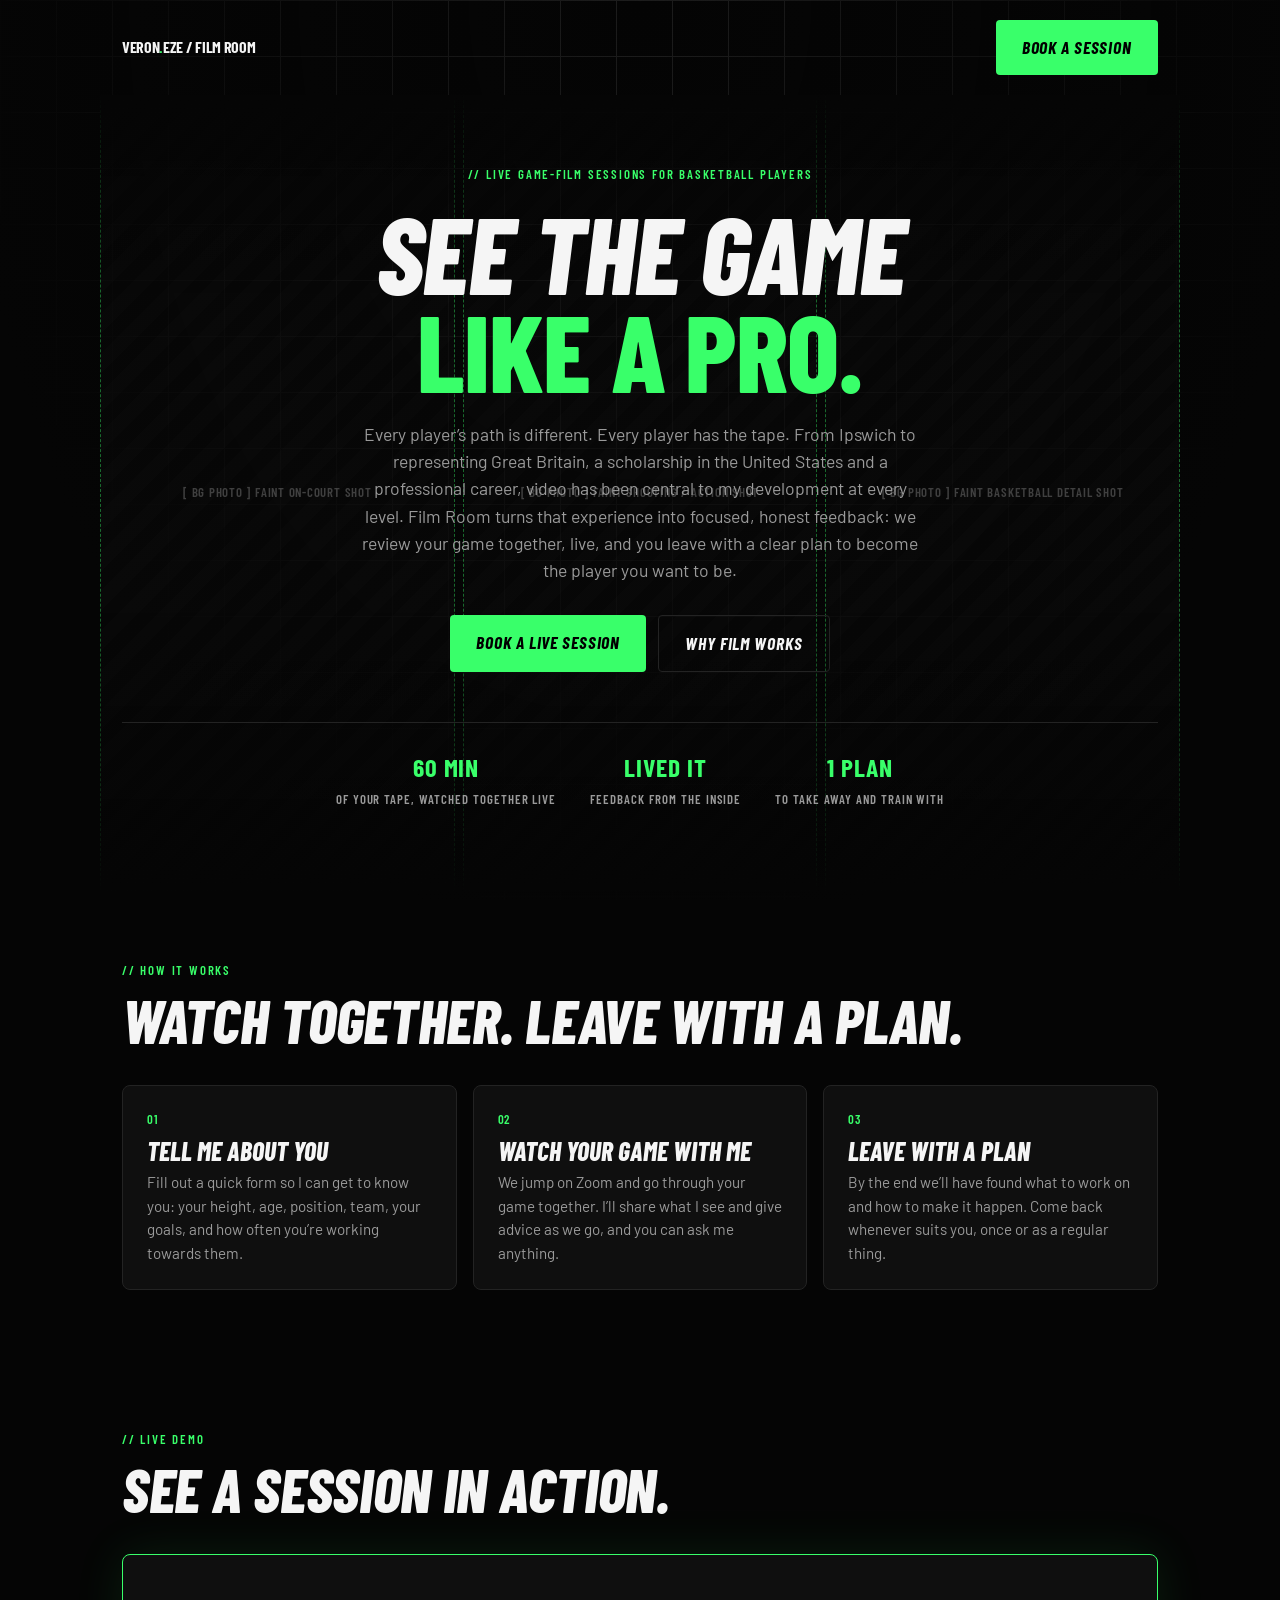
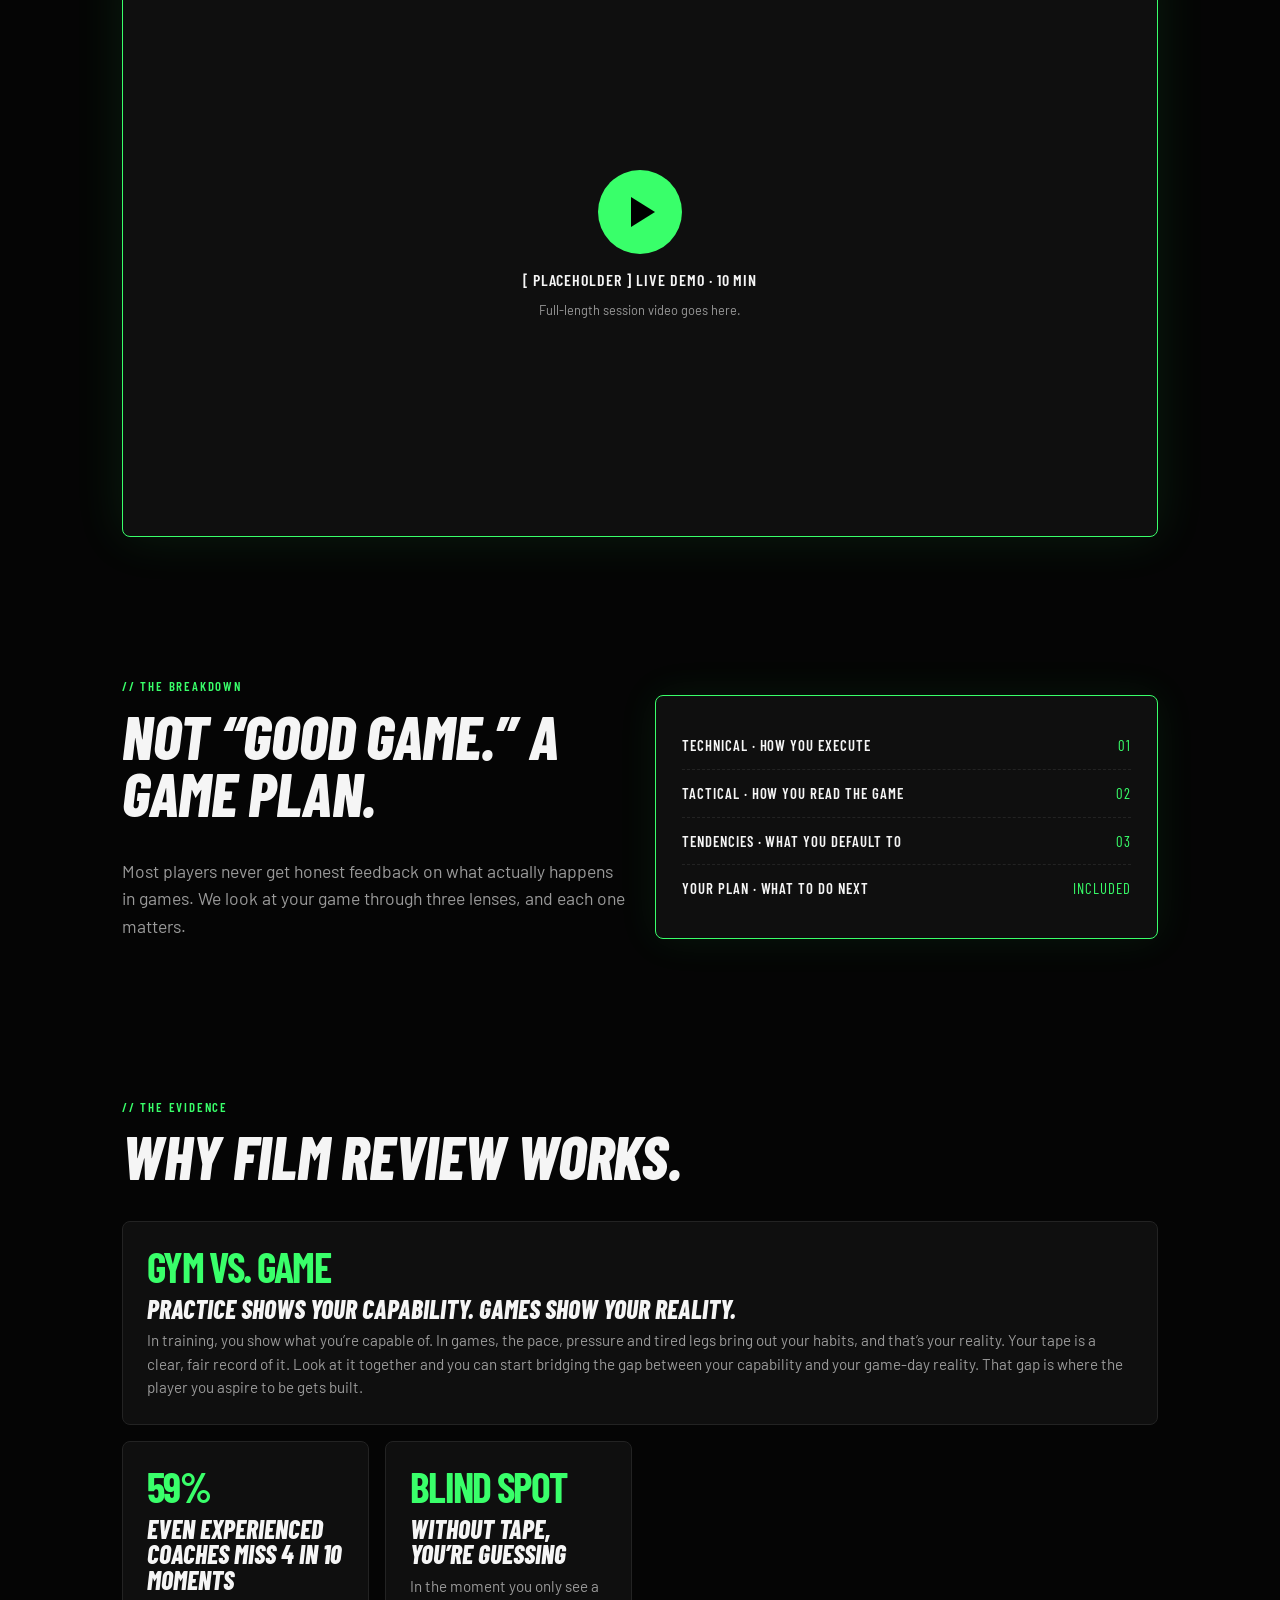
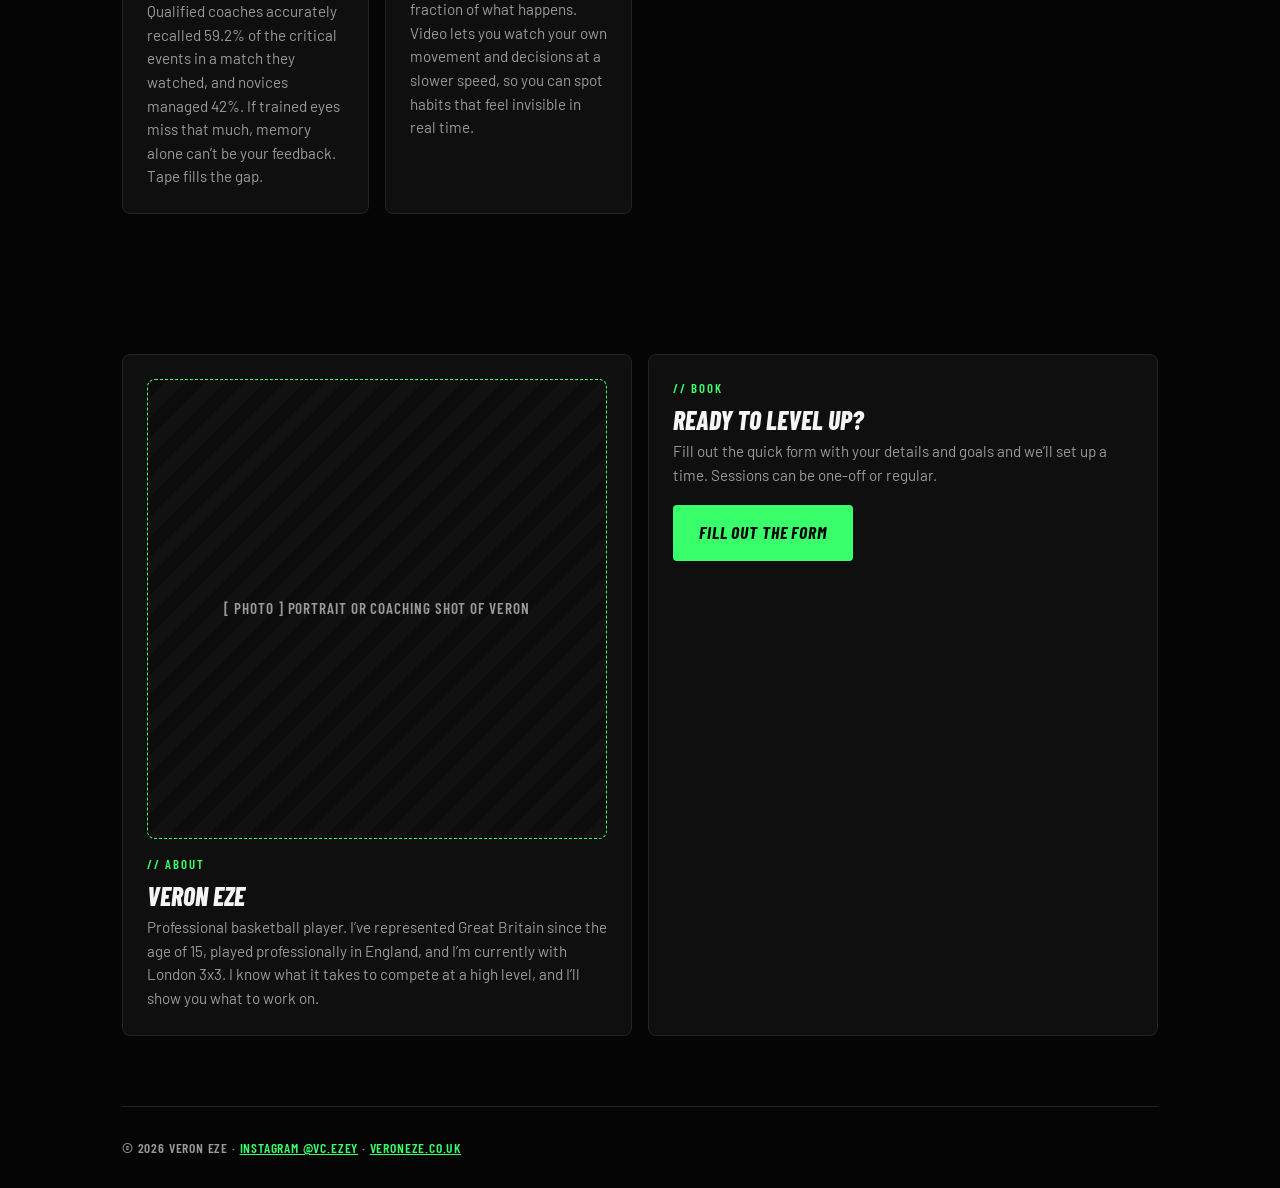
<file: index-2.html>
<!DOCTYPE html>
<html lang="en-GB">
<head>
<meta charset="utf-8">
<meta name="viewport" content="width=device-width, initial-scale=1, viewport-fit=cover">
<meta name="description" content="Live basketball game-film sessions with Veron Eze. We watch your game back together on Zoom and leave you with a plan to improve.">
<meta name="theme-color" content="#050505">
<meta property="og:title" content="Veron Eze | Film Room">
<meta property="og:description" content="Watch your game back with a professional player, live on Zoom, and leave with a plan to improve.">
<meta property="og:type" content="website">
<meta property="og:url" content="https://veroneze.co.uk/">
<link rel="icon" href="data:image/svg+xml,%3Csvg xmlns='http://www.w3.org/2000/svg' viewBox='0 0 100 100'%3E%3Ctext y='.9em' font-size='90'%3E%F0%9F%8F%80%3C/text%3E%3C/svg%3E">
<title>Veron Eze | Film Room – Basketball Video Analysis</title>
<link rel="preconnect" href="https://fonts.googleapis.com">
<link rel="preconnect" href="https://fonts.gstatic.com" crossorigin>
<link rel="stylesheet" href="https://fonts.googleapis.com/css2?family=Barlow:wght@400;500;600&family=Barlow+Condensed:ital,wght@0,600;0,700;1,800&display=swap">
<style>
/* Film Room by Veron Eze - styles */
:root{--bg:#050505;--panel:#0f0f0f;--line:#232323;--fg:#f5f5f5;--mut:#9a9a9a;--g:#39ff6a;color-scheme:dark;box-sizing:border-box;padding-top:env(safe-area-inset-top,0px);padding-bottom:env(safe-area-inset-bottom,0px)}
html{scroll-behavior:smooth;scroll-padding-top:env(safe-area-inset-top,0px)}
*,*::before,*::after{box-sizing:inherit}
body{margin:0;background:var(--bg);color:var(--fg);font-family:'Barlow',system-ui,sans-serif;line-height:1.55;background-image:linear-gradient(var(--line) 1px,transparent 1px),linear-gradient(90deg,var(--line) 1px,transparent 1px);background-size:56px 56px;background-attachment:fixed}
body::after{content:"";position:fixed;inset:0;background:radial-gradient(ellipse at 50% 0%,rgba(5,5,5,.2),var(--bg) 75%);pointer-events:none;z-index:-1}
.mono{font-family:'Barlow Condensed','Arial Narrow',sans-serif;font-weight:600;letter-spacing:.06em;text-transform:uppercase}
h1,h2,h3{font-family:'Barlow Condensed','Arial Narrow',sans-serif;font-style:italic;font-weight:800;text-transform:uppercase}
.vid{aspect-ratio:16/9;background:var(--panel);border:1px solid var(--g);border-radius:8px;display:grid;place-items:center;text-align:center;box-shadow:0 0 50px rgba(57,255,106,.1);position:relative;overflow:hidden}
.play{width:84px;height:84px;border-radius:50%;background:var(--g);display:grid;place-items:center;margin:0 auto 14px}
.play::after{content:"";border-left:24px solid #000;border-top:15px solid transparent;border-bottom:15px solid transparent;margin-left:6px}
.chap{display:grid;gap:8px;margin-top:18px;grid-template-columns:repeat(auto-fit,minmax(220px,1fr))}
.chap div{border:1px dashed var(--line);border-radius:6px;padding:10px 14px;color:var(--mut);font-size:.9rem}
.chap b{color:var(--g)}
.wrap{max-width:1080px;margin:0 auto;padding:0 22px}
nav{display:flex;justify-content:space-between;align-items:center;padding:20px 0}
.logo{font-weight:700;letter-spacing:-.02em}
.logo span{color:var(--g)}
.btn{font-family:'Barlow Condensed','Arial Narrow',sans-serif;font-style:italic;text-transform:uppercase;letter-spacing:.05em;font-size:1.1rem;display:inline-block;background:var(--g);color:#000;font-weight:700;padding:14px 26px;border-radius:4px;text-decoration:none;transition:.2s}
.btn:hover{box-shadow:0 0 28px rgba(57,255,106,.55);transform:translateY(-2px)}
.btn.ghost{background:none;color:var(--fg);border:1px solid var(--line)}
.btn.ghost:hover{border-color:var(--g);box-shadow:none}
.hero{padding:70px 0 80px}
.tag{color:var(--g);font-size:.8rem;letter-spacing:.14em;text-transform:uppercase}
h1{font-size:clamp(3rem,10vw,6.8rem);line-height:.9;letter-spacing:-.01em;margin:18px 0 22px;max-width:12ch}
h1 em{font-style:normal;color:var(--g)}
.lead{color:var(--mut);max-width:56ch;font-size:1.1rem}
.cta{display:flex;gap:12px;flex-wrap:wrap;margin-top:30px}
.stats{display:flex;gap:34px;flex-wrap:wrap;margin-top:50px;padding-top:24px;border-top:1px solid var(--line)}
.stats b{display:block;font-size:1.6rem;color:var(--g)}
.stats span{color:var(--mut);font-size:.8rem}
section{padding:70px 0}
h2{font-size:clamp(2.2rem,6vw,3.8rem);letter-spacing:-.005em;margin:10px 0 36px;line-height:.95}
.grid{display:grid;gap:16px;grid-template-columns:repeat(auto-fit,minmax(240px,1fr))}
.card{background:var(--panel);border:1px solid var(--line);border-radius:8px;padding:24px;transition:.25s}
.card:hover{border-color:var(--g);transform:translateY(-3px)}
.card .n{color:var(--g);font-size:.8rem}
.card h3{margin:8px 0;font-size:1.6rem;line-height:1}
.card p{margin:0;color:var(--mut);font-size:.95rem}
.big{font-size:2.6rem;font-weight:700;color:var(--g);letter-spacing:-.04em;line-height:1}
.src{font-size:.72rem;color:#6d6d6d;margin-top:14px!important}
.report{background:var(--panel);border:1px solid var(--g);border-radius:8px;padding:26px;box-shadow:0 0 40px rgba(57,255,106,.08)}
.row{display:flex;justify-content:space-between;gap:10px;padding:12px 0;border-bottom:1px dashed var(--line);font-size:.92rem}
.row:last-child{border:0}
.row b{color:var(--g);font-weight:400}
.two{display:grid;gap:30px;grid-template-columns:repeat(auto-fit,minmax(300px,1fr));align-items:center}
.note{color:var(--mut);font-size:.8rem;max-width:70ch}
.hero{position:relative}
.herogrid{position:relative;z-index:1;text-align:center}
.herogrid h1,.herogrid .lead{margin-left:auto;margin-right:auto}
.herogrid .cta,.herogrid .stats{justify-content:center}
.bgp{position:absolute;inset:0 -22px;display:grid;grid-template-columns:repeat(3,1fr);gap:8px;z-index:0;pointer-events:none}
.bgp .ph{border-radius:0;opacity:.4;font-size:.8rem}
.bgp::after{content:"";position:absolute;inset:0;background:linear-gradient(var(--bg),transparent 25%,transparent 65%,var(--bg))}
.ph{border:1px dashed var(--g);border-radius:8px;background:repeating-linear-gradient(135deg,#0c0c0c,#0c0c0c 14px,#111 14px,#111 28px);display:grid;place-items:center;text-align:center;padding:16px;color:var(--mut);font-size:.95rem}
.ph.tall{aspect-ratio:4/5}
.ph.vert{aspect-ratio:9/16}
.reel{display:grid;gap:14px;grid-template-columns:repeat(auto-fit,minmax(200px,1fr))}
footer{border-top:1px solid var(--line);padding:30px 0;color:var(--mut);font-size:.85rem}
footer a{color:var(--g)}
/* ---- Image / video helpers (used when you replace the placeholders) ---- */
.bgp img{width:100%;height:100%;object-fit:cover;opacity:.35;filter:grayscale(1) contrast(1.1)}
.ph img,.vid video,.vid iframe{width:100%;height:100%;object-fit:cover;border:0;border-radius:8px;display:block}
.vid iframe{position:absolute;inset:0}
.card .ph{padding:0;overflow:hidden}

</style>
</head>
<body>
<div class="wrap">
<nav><div class="logo mono">VERON<span>.</span>EZE / FILM ROOM</div><a class="btn" href="#book">Book a session</a></nav>

<header class="hero">
<!-- HERO BACKGROUND PHOTOS: replace each placeholder div with <img src="assets/bg-1.jpg" alt=""> (3 images, landscape or portrait both work) -->
<div class="bgp"><div class="ph mono">[ BG PHOTO ] Faint on-court shot</div><div class="ph mono">[ BG PHOTO ] Faint shooting / action shot</div><div class="ph mono">[ BG PHOTO ] Faint basketball detail shot</div></div><div class="herogrid"><div>
  <div class="tag mono">// Live game-film sessions for basketball players</div>
  <h1>See the game <em>like a pro.</em></h1>
  <p class="lead">Every player’s path is different. Every player has the tape. From Ipswich to representing Great Britain, a scholarship in the United States and a professional career, video has been central to my development at every level. Film Room turns that experience into focused, honest feedback: we review your game together, live, and you leave with a clear plan to become the player you want to be.</p>
  <div class="cta"><a class="btn" href="#book">Book a live session</a><a class="btn ghost" href="#evidence">Why film works</a></div>
  <div class="stats mono">
    <div><b>60 min</b><span>of your tape, watched together live</span></div>
    <div><b>Lived it</b><span>feedback from the inside</span></div>
    <div><b>1 plan</b><span>to take away and train with</span></div>
  </div>
  </div></div>
</header>

<section id="how">
  <div class="tag mono">// How it works</div><h2>Watch together. Leave with a plan.</h2>
  <div class="grid">
    <div class="card"><div class="n mono">01</div><h3>Tell me about you</h3><p>Fill out a quick form so I can get to know you: your height, age, position, team, your goals, and how often you’re working towards them.</p></div>
    <div class="card"><div class="n mono">02</div><h3>Watch your game with me</h3><p>We jump on Zoom and go through your game together. I’ll share what I see and give advice as we go, and you can ask me anything.</p></div>
    <div class="card"><div class="n mono">03</div><h3>Leave with a plan</h3><p>By the end we’ll have found what to work on and how to make it happen. Come back whenever suits you, once or as a regular thing.</p></div>
  </div>
</section>

<section id="demo">
  <div class="tag mono">// Live demo</div><h2>See a session in action.</h2>
  <!-- LIVE DEMO VIDEO: replace the contents of the .vid div with either
     <video controls preload="metadata" poster="assets/demo-poster.jpg"><source src="assets/demo.mp4" type="video/mp4"></video>
     or a YouTube/Vimeo embed: <iframe src="https://www.youtube.com/embed/VIDEO_ID" allowfullscreen loading="lazy"></iframe> -->
  <div class="vid"><div><div class="play"></div><div class="mono">[ PLACEHOLDER ] Live demo · 10 min</div><p class="note" style="margin:8px auto 0;padding:0 16px">Full-length session video goes here.</p></div></div>
</section>

<section>
  <div class="two">
    <div>
      <div class="tag mono">// The breakdown</div><h2>Not “good game.” A game plan.</h2>
      <p class="lead">Most players never get honest feedback on what actually happens in games. We look at your game through three lenses, and each one matters.</p>
    </div>
    <div class="report mono">
      <div class="row"><span>TECHNICAL · HOW YOU EXECUTE</span><b>01</b></div>
      <div class="row"><span>TACTICAL · HOW YOU READ THE GAME</span><b>02</b></div>
      <div class="row"><span>TENDENCIES · WHAT YOU DEFAULT TO</span><b>03</b></div>
      <div class="row"><span>YOUR PLAN · WHAT TO DO NEXT</span><b>INCLUDED</b></div>
    </div>
  </div>
</section>

<section id="evidence">
  <div class="tag mono">// The evidence</div><h2>Why film review works.</h2>
  <div class="grid">
    <div class="card" style="grid-column:1/-1"><div class="big mono">Gym vs. game</div><h3>Practice shows your capability. Games show your reality.</h3><p>In training, you show what you’re capable of. In games, the pace, pressure and tired legs bring out your habits, and that’s your reality. Your tape is a clear, fair record of it. Look at it together and you can start bridging the gap between your capability and your game-day reality. That gap is where the player you aspire to be gets built.</p></div>
    <div class="card"><div class="big mono">59%</div><h3>Even experienced coaches miss 4 in 10 moments</h3><p>Qualified coaches accurately recalled 59.2% of the critical events in a match they watched, and novices managed 42%. If trained eyes miss that much, memory alone can’t be your feedback. Tape fills the gap.</p></div>
    <div class="card"><div class="big mono">Blind spot</div><h3>Without tape, you’re guessing</h3><p>In the moment you only see a fraction of what happens. Video lets you watch your own movement and decisions at a slower speed, so you can spot habits that feel invisible in real time.</p></div>
    
    
    
    
    
  </div>
  
</section>

<section>
  <div class="grid">
    <div class="card"><!-- ABOUT PHOTO: replace the placeholder text with <img src="assets/about.jpg" alt="Veron Eze"> -->
    <div class="ph mono" style="aspect-ratio:1/1;margin-bottom:16px">[ PHOTO ] Portrait or coaching shot of Veron</div><div class="tag mono">// About</div><h3>Veron Eze</h3><p>Professional basketball player. I’ve represented Great Britain since the age of 15, played professionally in England, and I’m currently with London 3x3. I know what it takes to compete at a high level, and I’ll show you what to work on.</p></div>
    <div class="card" id="book"><div class="tag mono">// Book</div><h3>Ready to level up?</h3><p>Fill out the quick form with your details and goals and we’ll set up a time. Sessions can be one-off or regular.</p><p style="margin-top:18px"><!-- BOOKING LINK: swap this mailto for your Google Form / Tally form URL -->
    <a class="btn" href="mailto:hello@veroneze.co.uk?subject=Film%20Room%20breakdown">Fill out the form</a></p></div>
  </div>
</section>

<footer class="mono">© 2026 Veron Eze · <a href="https://www.instagram.com/Vc.ezey">Instagram @Vc.ezey</a> · <a href="https://veroneze.co.uk">veroneze.co.uk</a></footer>
</div>
</body>
</html>
</file>
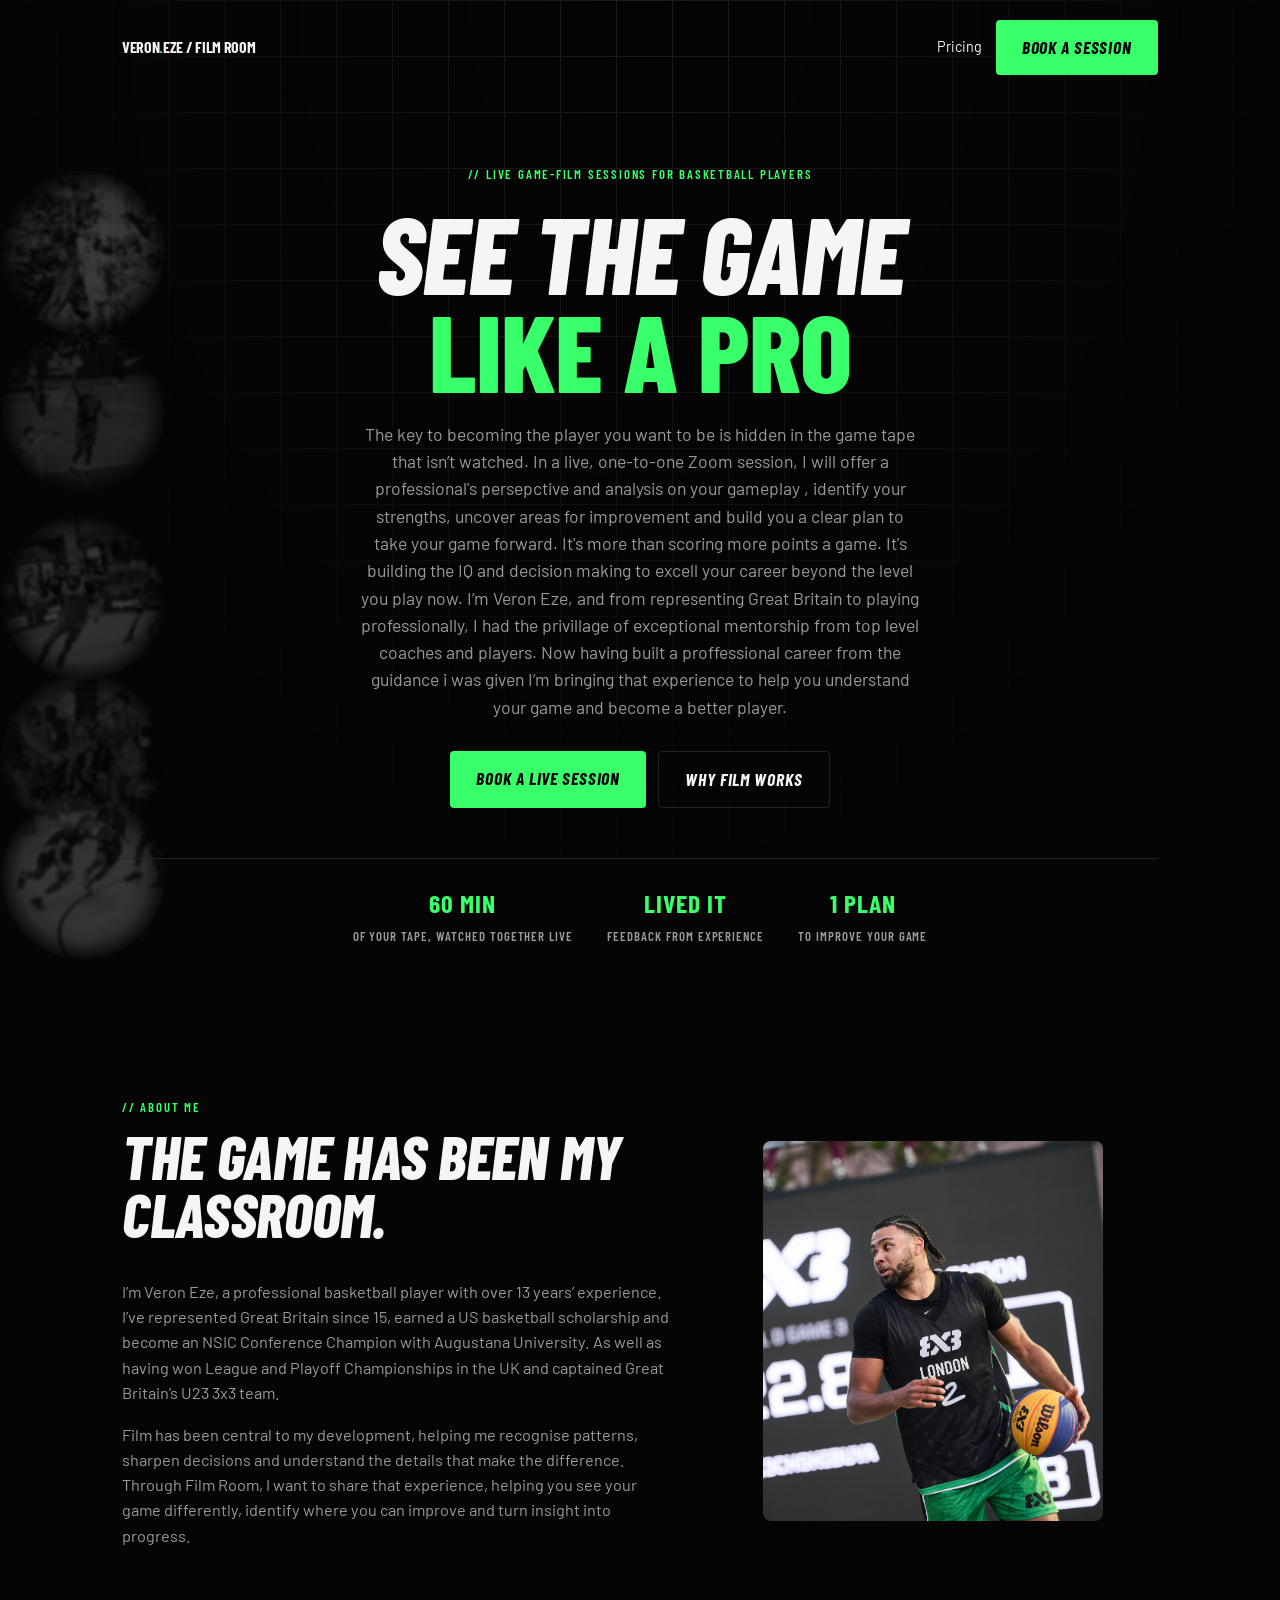
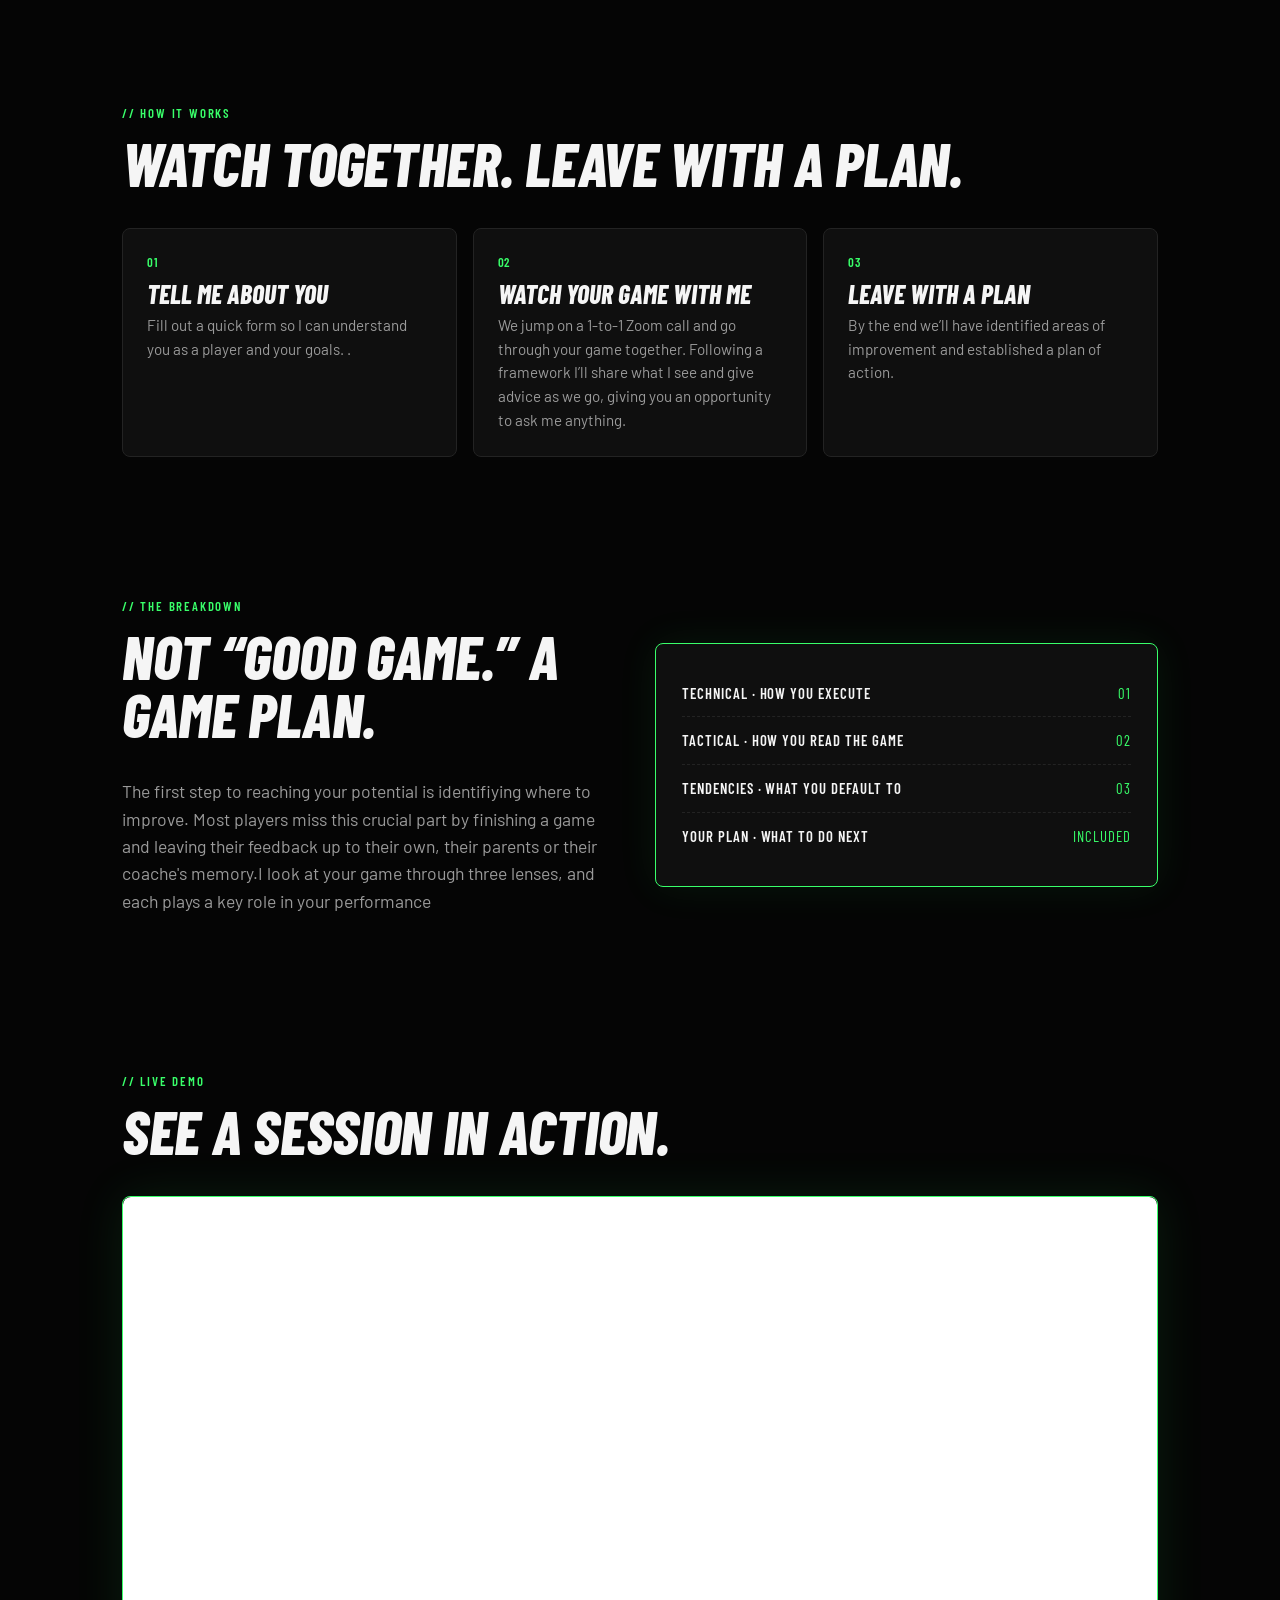
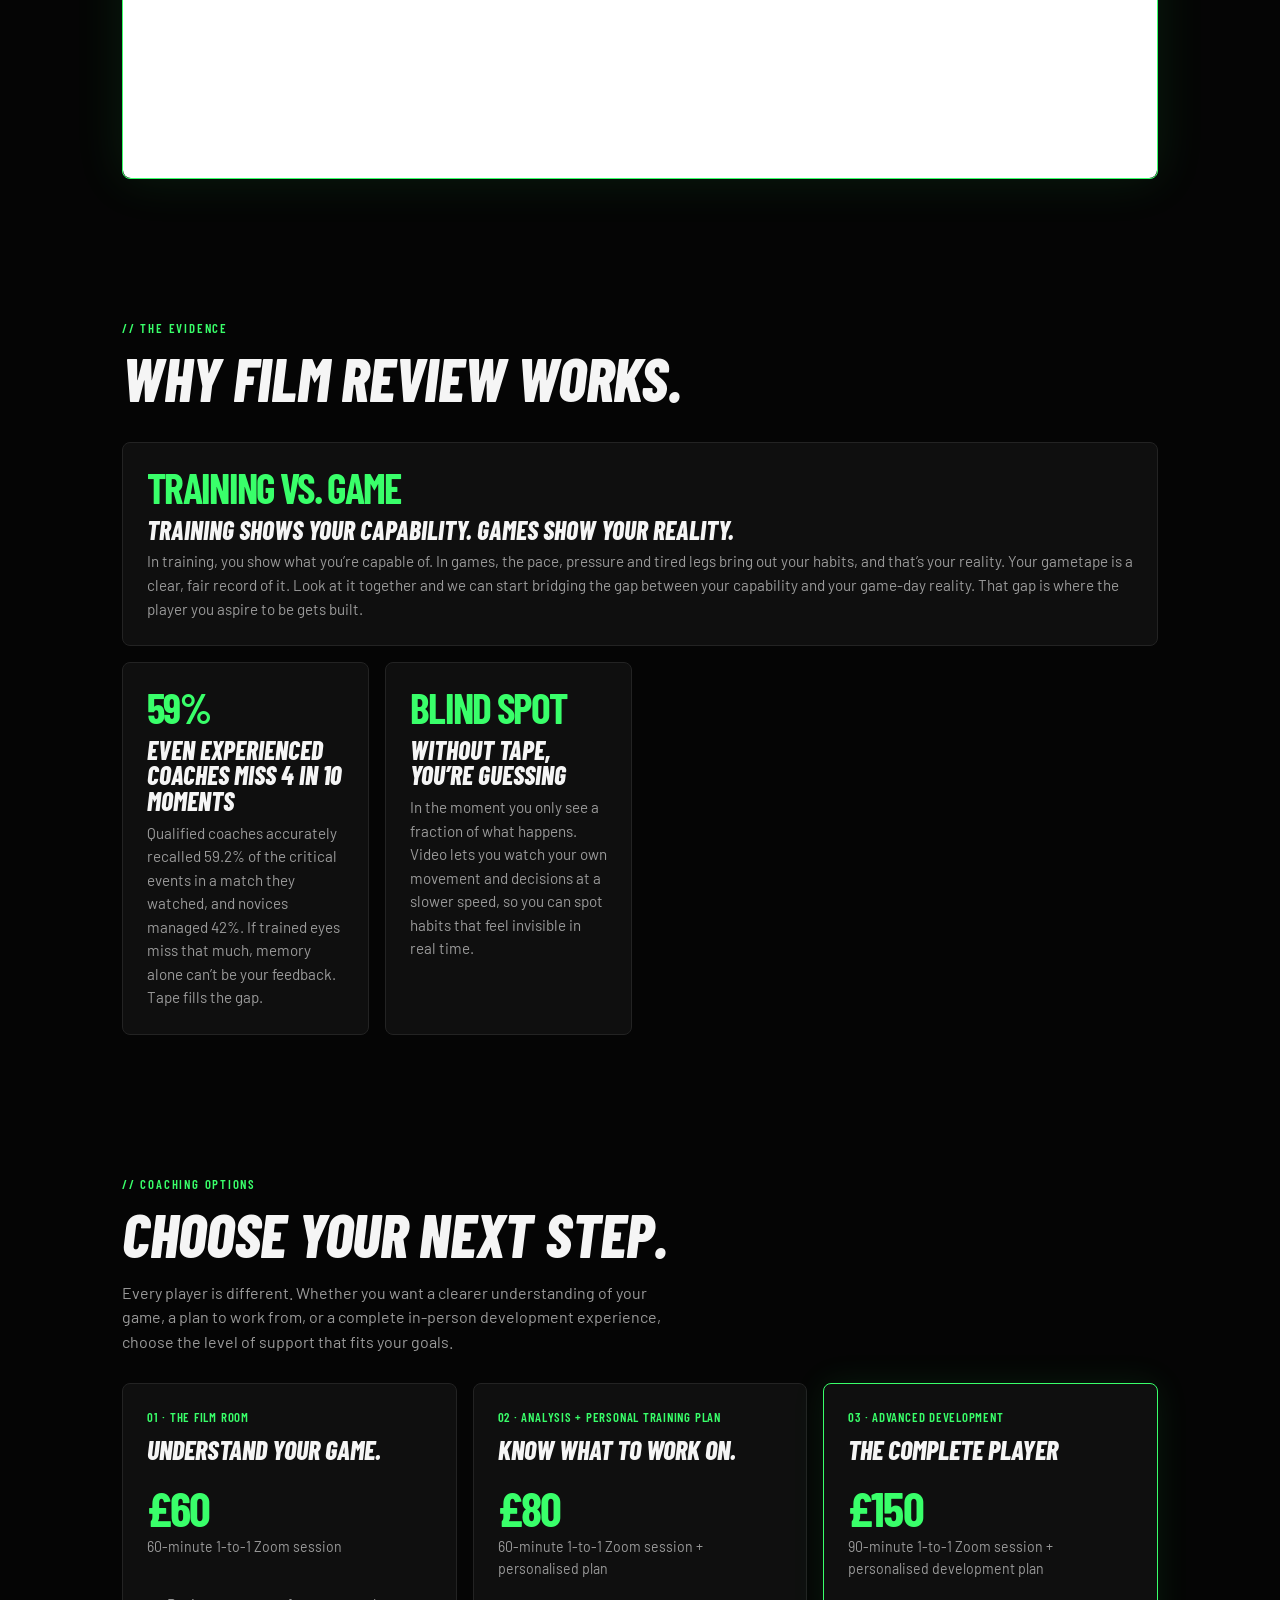
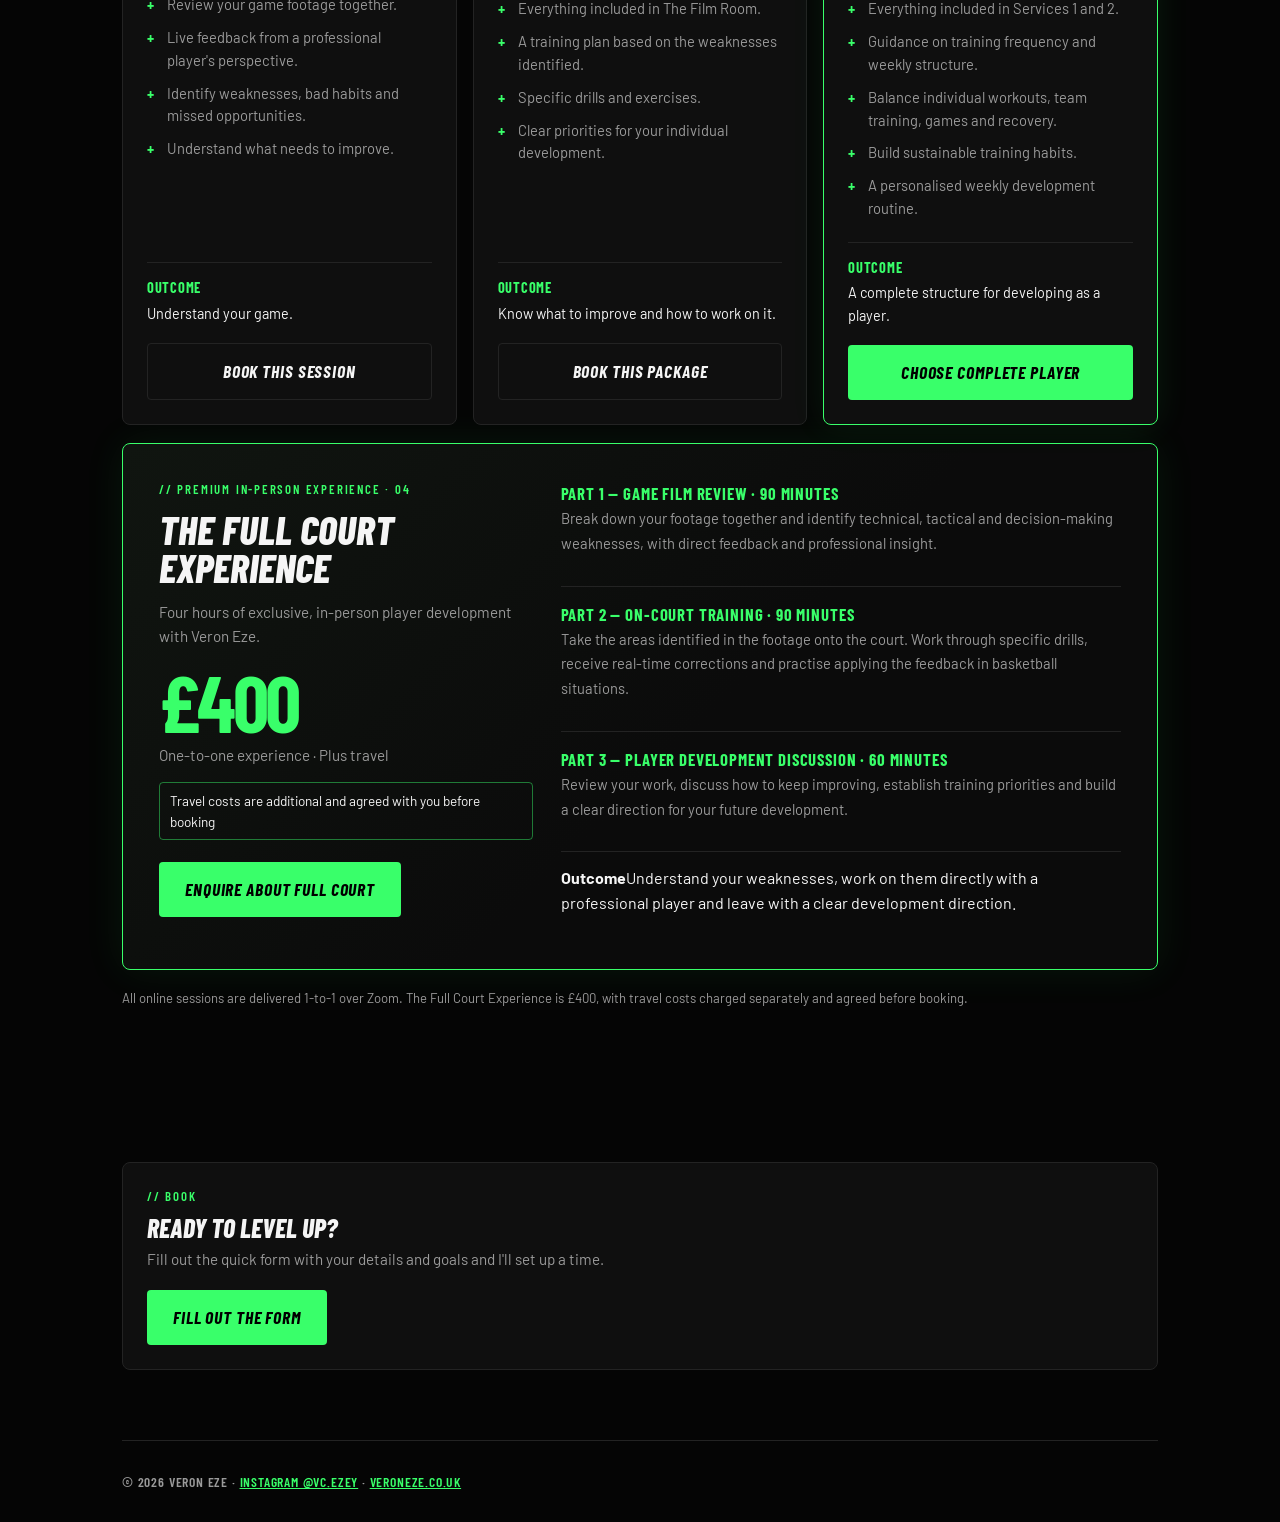
<file: veron_eze_film_room_with_pricing_travel_extra.html>
<!DOCTYPE html>
<html lang="en-GB">
<head>
<meta charset="utf-8">
<meta name="viewport" content="width=device-width, initial-scale=1, viewport-fit=cover">
<meta name="description" content="Live basketball game-film sessions with Veron Eze. We watch your game back together on Zoom and leave you with a plan to improve.">
<meta name="theme-color" content="#050505">
<meta property="og:title" content="Veron Eze | Film Room">
<meta property="og:description" content="Watch your game back with a professional player, live on Zoom, and leave with a plan to improve.">
<meta property="og:type" content="website">
<meta property="og:url" content="https://veroneze.co.uk/">
<link rel="icon" href="data:image/svg+xml,%3Csvg xmlns='http://www.w3.org/2000/svg' viewBox='0 0 100 100'%3E%3Ctext y='.9em' font-size='90'%3E%F0%9F%8F%80%3C/text%3E%3C/svg%3E">
<title>Veron Eze | Film Room – Basketball Video Analysis</title>
<link rel="preconnect" href="https://fonts.googleapis.com">
<link rel="preconnect" href="https://fonts.gstatic.com" crossorigin>
<link rel="stylesheet" href="https://fonts.googleapis.com/css2?family=Barlow:wght@400;500;600&family=Barlow+Condensed:ital,wght@0,600;0,700;1,800&display=swap">
<style>
/* Film Room by Veron Eze - styles */
:root{--bg:#050505;--panel:#0f0f0f;--line:#232323;--fg:#f5f5f5;--mut:#9a9a9a;--g:#39ff6a;color-scheme:dark;box-sizing:border-box;padding-top:env(safe-area-inset-top,0px);padding-bottom:env(safe-area-inset-bottom,0px)}
html{scroll-behavior:smooth;scroll-padding-top:env(safe-area-inset-top,0px)}
*,*::before,*::after{box-sizing:inherit}
body{margin:0;background:var(--bg);color:var(--fg);font-family:'Barlow',system-ui,sans-serif;line-height:1.55;background-image:linear-gradient(var(--line) 1px,transparent 1px),linear-gradient(90deg,var(--line) 1px,transparent 1px);background-size:56px 56px;background-attachment:fixed}
body::after{content:"";position:fixed;inset:0;background:radial-gradient(ellipse at 50% 0%,rgba(5,5,5,.2),var(--bg) 75%);pointer-events:none;z-index:-1}


/* Floating, feather-edged basketball photos behind the page */

/* Floating, feather-edged basketball photos — confined to the hero */
.float-photos{
  position:absolute;
  top:0;
  bottom:0;
  left:50%;
  width:100vw;
  transform:translateX(-50%);
  z-index:0;
  overflow:hidden;
  pointer-events:none;
}
.float-photo{
  position:absolute;
  left:0;
  top:var(--top);
  width:clamp(105px,13vw,175px);
  aspect-ratio:1;
  border-radius:50%;
  overflow:hidden;
  opacity:var(--opacity,.22);
  filter:blur(1.5px);
  -webkit-mask-image:radial-gradient(circle, #000 42%, rgba(0,0,0,.85) 54%, transparent 73%);
  mask-image:radial-gradient(circle, #000 42%, rgba(0,0,0,.85) 54%, transparent 73%);
  animation:photo-drift var(--duration,38s) linear var(--delay,0s) infinite;
  will-change:transform;
}

.float-photo img{
  width:100%;
  height:100%;
  object-fit:cover;
  display:block;
  filter:grayscale(1) contrast(1.08);
}

@keyframes photo-drift{
  from{transform:translate3d(calc(100vw + 200px),0,0)}
  to{transform:translate3d(-350px,0,0)}
}

.hero{
  position:relative;
  overflow:visible;
  isolation:isolate;
}

@media(max-width:700px){
  .float-photo{
    width:clamp(90px,25vw,125px);
    opacity:.16;
  }
}

@media(prefers-reduced-motion:reduce){
  .float-photo{
    animation:none;
    display:none;
  }
}


/* Subtle green ball that travels across the page as the visitor scrolls */
.scroll-ball{
  position:fixed;
  z-index:0;
  pointer-events:none;
  width:clamp(150px,24vw,320px);
  aspect-ratio:1;
  left:0;
  top:50%;
  border-radius:50%;
  opacity:.22;
  filter:blur(28px);
  background:radial-gradient(circle at 35% 32%,rgba(120,170,116,.9),rgba(57,110,65,.72) 42%,rgba(35,78,44,.42) 68%,transparent 74%);
  transform:translate3d(-45vw,-50%,0);
  will-change:transform;
  animation:ball-travel linear both;
  animation-timeline:scroll(root block);
}
@keyframes ball-travel{
  from{transform:translate3d(-45vw,-50%,0)}
  to{transform:translate3d(110vw,-50%,0)}
}
.wrap{position:relative;z-index:1}
@media(prefers-reduced-motion:reduce){
  .scroll-ball{animation:none;transform:translate3d(35vw,-50%,0);opacity:.12}
}
.mono{font-family:'Barlow Condensed','Arial Narrow',sans-serif;font-weight:600;letter-spacing:.06em;text-transform:uppercase}
h1,h2,h3{font-family:'Barlow Condensed','Arial Narrow',sans-serif;font-style:italic;font-weight:800;text-transform:uppercase}
.vid{aspect-ratio:16/9;background:var(--panel);border:1px solid var(--g);border-radius:8px;display:grid;place-items:center;text-align:center;box-shadow:0 0 50px rgba(57,255,106,.1);position:relative;overflow:hidden}
.play{width:84px;height:84px;border-radius:50%;background:var(--g);display:grid;place-items:center;margin:0 auto 14px}
.play::after{content:"";border-left:24px solid #000;border-top:15px solid transparent;border-bottom:15px solid transparent;margin-left:6px}
.chap{display:grid;gap:8px;margin-top:18px;grid-template-columns:repeat(auto-fit,minmax(220px,1fr))}
.chap div{border:1px dashed var(--line);border-radius:6px;padding:10px 14px;color:var(--mut);font-size:.9rem}
.chap b{color:var(--g)}
.wrap{max-width:1080px;margin:0 auto;padding:0 22px}
nav{display:flex;justify-content:space-between;align-items:center;padding:20px 0}
.logo{font-weight:700;letter-spacing:-.02em}
.logo span{color:var(--g)}
.btn{font-family:'Barlow Condensed','Arial Narrow',sans-serif;font-style:italic;text-transform:uppercase;letter-spacing:.05em;font-size:1.1rem;display:inline-block;background:var(--g);color:#000;font-weight:700;padding:14px 26px;border-radius:4px;text-decoration:none;transition:.2s}
.btn:hover{box-shadow:0 0 28px rgba(57,255,106,.55);transform:translateY(-2px)}
.btn.ghost{background:none;color:var(--fg);border:1px solid var(--line)}
.btn.ghost:hover{border-color:var(--g);box-shadow:none}
.hero{padding:70px 0 80px}
.tag{color:var(--g);font-size:.8rem;letter-spacing:.14em;text-transform:uppercase}
h1{font-size:clamp(3rem,10vw,6.8rem);line-height:.9;letter-spacing:-.01em;margin:18px 0 22px;max-width:12ch}
h1 em{font-style:normal;color:var(--g)}
.lead{color:var(--mut);max-width:56ch;font-size:1.1rem}
.cta{display:flex;gap:12px;flex-wrap:wrap;margin-top:30px}
.stats{display:flex;gap:34px;flex-wrap:wrap;margin-top:50px;padding-top:24px;border-top:1px solid var(--line)}
.stats b{display:block;font-size:1.6rem;color:var(--g)}
.stats span{color:var(--mut);font-size:.8rem}
section{padding:70px 0}
h2{font-size:clamp(2.2rem,6vw,3.8rem);letter-spacing:-.005em;margin:10px 0 36px;line-height:.95}
.grid{display:grid;gap:16px;grid-template-columns:repeat(auto-fit,minmax(240px,1fr))}
.card{background:var(--panel);border:1px solid var(--line);border-radius:8px;padding:24px;transition:.25s}
.card:hover{border-color:var(--g);transform:translateY(-3px)}
.card .n{color:var(--g);font-size:.8rem}
.card h3{margin:8px 0;font-size:1.6rem;line-height:1}
.card p{margin:0;color:var(--mut);font-size:.95rem}
.big{font-size:2.6rem;font-weight:700;color:var(--g);letter-spacing:-.04em;line-height:1}
.src{font-size:.72rem;color:#6d6d6d;margin-top:14px!important}
.report{background:var(--panel);border:1px solid var(--g);border-radius:8px;padding:26px;box-shadow:0 0 40px rgba(57,255,106,.08)}
.row{display:flex;justify-content:space-between;gap:10px;padding:12px 0;border-bottom:1px dashed var(--line);font-size:.92rem}
.row:last-child{border:0}
.row b{color:var(--g);font-weight:400}
.two{display:grid;gap:30px;grid-template-columns:repeat(auto-fit,minmax(300px,1fr));align-items:center}
.note{color:var(--mut);font-size:.8rem;max-width:70ch}
.hero{position:relative}
.herogrid{position:relative;z-index:1;text-align:center}
.herogrid h1,.herogrid .lead{margin-left:auto;margin-right:auto}
.herogrid .cta,.herogrid .stats{justify-content:center}
.ph{border:1px dashed var(--g);border-radius:8px;background:repeating-linear-gradient(135deg,#0c0c0c,#0c0c0c 14px,#111 14px,#111 28px);display:grid;place-items:center;text-align:center;padding:16px;color:var(--mut);font-size:.95rem}
.ph.tall{aspect-ratio:4/5}
.ph.vert{aspect-ratio:9/16}
.reel{display:grid;gap:14px;grid-template-columns:repeat(auto-fit,minmax(200px,1fr))}
footer{border-top:1px solid var(--line);padding:30px 0;color:var(--mut);font-size:.85rem}
footer a{color:var(--g)}
/* ---- Image / video helpers (used when you replace the placeholders) ---- */
.bgp img{width:100%;height:100%;object-fit:cover;opacity:.35;filter:grayscale(1) contrast(1.1)}
.ph img,.vid video,.vid iframe{width:100%;height:100%;object-fit:cover;border:0;border-radius:8px;display:block}
.vid iframe{position:absolute;inset:0}
.card .ph{padding:0;overflow:hidden}


.about-layout{display:grid;grid-template-columns:1.1fr .9fr;gap:34px;align-items:center}
.about-copy p{color:var(--mut);font-size:1.02rem;max-width:62ch}
.about-photo{
  width:100%;
  max-width:340px;
  height:380px;
  justify-self:center;
  overflow:hidden;
  border-radius:8px;
}
.about-photo img{
  width:100%;
  height:100%;
  object-fit:cover;
  object-position:70% center;
  display:block;
}
@media(max-width:700px){
  .about-layout{grid-template-columns:1fr;gap:22px}
  .about-photo{height:300px;max-width:300px}
}

  
/* Mobile typography adjustments only */
@media(max-width:700px){

  /* Main opening section */
  .herogrid h1{
    font-size:clamp(3.5rem,12vw,4.4rem);
    line-height:.88;
  }

  .herogrid .lead{
    font-size:1rem;
  }

  /* About section */
  .about-copy h2{
    font-size:2.6rem;
    line-height:.92;
  }

  .about-copy p{
    font-size:.95rem;
  }

}


/* ---- Pricing and player development packages ---- */
.pricing-intro{max-width:62ch;color:var(--mut);margin:-18px 0 28px}
.pricing-grid{display:grid;grid-template-columns:repeat(3,minmax(0,1fr));gap:16px;align-items:stretch}
.price-card{display:flex;flex-direction:column;background:var(--panel);border:1px solid var(--line);border-radius:8px;padding:24px;min-width:0}
.price-card.featured{border-color:var(--g);box-shadow:0 0 34px rgba(57,255,106,.09)}
.price-card .n{color:var(--g);font-size:.8rem}
.price-card h3{font-size:1.65rem;line-height:1.02;margin:9px 0 8px}
.price-card .price{font-family:'Barlow Condensed','Arial Narrow',sans-serif;font-size:3rem;line-height:1;color:var(--g);font-weight:700;letter-spacing:-.04em;margin:12px 0 4px}
.price-card .duration{color:var(--mut);font-size:.88rem;min-height:2.8em}
.price-card ul{list-style:none;padding:0;margin:18px 0 22px;display:grid;gap:10px}
.price-card li{position:relative;padding-left:20px;color:var(--mut);font-size:.92rem}
.price-card li::before{content:"+";position:absolute;left:0;color:var(--g);font-weight:700}
.price-card .outcome{border-top:1px solid var(--line);padding-top:14px;margin-top:auto;color:var(--fg);font-size:.9rem}
.price-card .outcome b{display:block;color:var(--g);font-family:'Barlow Condensed','Arial Narrow',sans-serif;text-transform:uppercase;letter-spacing:.05em;margin-bottom:3px}
.price-card .btn{margin-top:18px;text-align:center}
.fullcourt{margin-top:18px;display:grid;grid-template-columns:.8fr 1.2fr;gap:28px;background:linear-gradient(135deg,#101510,#0b0b0b 55%);border:1px solid var(--g);border-radius:8px;padding:clamp(22px,4vw,36px);box-shadow:0 0 42px rgba(57,255,106,.08)}
.fullcourt .price{font-family:'Barlow Condensed','Arial Narrow',sans-serif;font-size:clamp(3.4rem,7vw,5rem);line-height:.95;color:var(--g);font-weight:700;letter-spacing:-.04em;margin:12px 0 5px}
.fullcourt h3{font-size:clamp(1.8rem,4vw,2.5rem);line-height:.95;margin:10px 0}
.fullcourt .sub{color:var(--mut);font-size:.95rem}
.fullcourt-parts{display:grid;gap:14px}
.fullcourt-part{border-bottom:1px solid var(--line);padding-bottom:12px}
.fullcourt-part:last-child{border:0;padding-bottom:0}
.fullcourt-part b{display:block;color:var(--g);font-family:'Barlow Condensed','Arial Narrow',sans-serif;text-transform:uppercase;letter-spacing:.05em;font-size:1.05rem}
.fullcourt-part span{color:var(--mut);font-size:.92rem}
.travel-note{display:inline-flex;align-items:center;gap:8px;border:1px solid rgba(57,255,106,.45);border-radius:4px;padding:7px 10px;color:var(--fg);font-size:.85rem;margin-top:14px}
.pricing-footnote{color:var(--mut);font-size:.82rem;margin-top:18px}
@media(max-width:850px){.pricing-grid{grid-template-columns:1fr 1fr}.price-card:last-child{grid-column:1/-1}.fullcourt{grid-template-columns:1fr}}
@media(max-width:560px){.pricing-grid{grid-template-columns:1fr}.price-card:last-child{grid-column:auto}.price-card .duration{min-height:0}}

</style>
</head>
<body>

<div class="wrap">
<nav><div class="logo mono">VERON<span>.</span>EZE / FILM ROOM</div><div style="display:flex;align-items:center;gap:14px"><a href="#pricing" style="color:var(--fg);text-decoration:none;font-size:.9rem">Pricing</a><a class="btn" href="#book">Book a session</a></div></nav>

<header class="hero">
  <div class="float-photos" aria-hidden="true">
  <div class="float-photo" style="--top:8%;--duration:42s;--delay:-8s;--opacity:.22"><img src="3x3 Hungary (Nathan Green)-107 2.JPG" alt=""></div>
  <div class="float-photo" style="--top:25%;--duration:35s;--delay:-24s;--opacity:.18"><img src="Full Edit - U23 3x3 (Nathan Green)-103.jpg" alt=""></div>
  <div class="float-photo" style="--top:45%;--duration:46s;--delay:-16s;--opacity:.23"><img src="hfmrtoyv0ftlnbs55pp0.jpeg" alt=""></div>
  <div class="float-photo" style="--top:62%;--duration:39s;--delay:-31s;--opacity:.17"><img src="zd43kmmwzcdxtjapdnwa.jpeg" alt=""></div>
  <div class="float-photo" style="--top:75%;--duration:49s;--delay:-5s;--opacity:.20"><img src="IMG_0838.JPG" alt=""></div>
</div>
  <div class="herogrid">
    <div class="tag mono">// Live game-film sessions for basketball players</div>
    <h1>See the game <em>like a pro</em></h1>
    <p class="lead">The key to becoming the player you want to be is hidden in the game tape that isn’t watched. In a live, one-to-one Zoom session, I will offer a professional's persepctive and analysis on your gameplay , identify your strengths, uncover areas for improvement and build you a clear plan to take your game forward. It's more than scoring more points a game. It's building the IQ and decision making to excell your career beyond the level you play now. I’m Veron Eze, and from representing Great Britain to playing professionally, I had the privillage of exceptional mentorship from top level coaches and players. Now having built a proffessional career from the guidance i was given I’m bringing that experience to help you understand your game and become a better player.</p>
    <div class="cta">
      <a class="btn" href="#book">Book a live session</a>
      <a class="btn ghost" href="#evidence">Why film works</a>
    </div>
    <div class="stats mono">
      <div><b>60 min</b><span>of your tape, watched together live</span></div>
      <div><b>Lived it</b><span>feedback from experience</span></div>
      <div><b>1 plan</b><span>to improve your game</span></div>
    </div>
  </div>
</header>



<section id="about">
  <div class="about-layout">
    <div class="about-copy">
      <div class="tag mono">// About me</div>
      <h2>The game has been my classroom.</h2>
      <p>I’m Veron Eze, a professional basketball player with over 13 years’ experience. I’ve represented Great Britain since 15, earned a US basketball scholarship and become an NSIC Conference Champion with Augustana University. As well as having won League and Playoff Championships in the UK and captained Great Britain’s U23 3x3 team.</p>
      <p>Film has been central to my development, helping me recognise patterns, sharpen decisions and understand the details that make the difference. Through Film Room, I want to share that experience, helping you see your game differently, identify where you can improve and turn insight into progress.</p>
    </div>
   <div class="about-photo">
  <img src="IMG_4678.JPG" alt="Veron Eze, professional basketball player">
</div>
  </div>
</section>

<section id="how">
  <div class="tag mono">// How it works</div><h2>Watch together. Leave with a plan.</h2>
  <div class="grid">
    <div class="card"><div class="n mono">01</div><h3>Tell me about you</h3><p>Fill out a quick form so I can understand you as a player and your goals. .</p></div>
    <div class="card"><div class="n mono">02</div><h3>Watch your game with me</h3><p>We jump on a 1-to-1 Zoom call and go through your game together. Following a framework I’ll share what I see and give advice as we go, giving you an opportunity to ask me anything.</p></div>
    <div class="card"><div class="n mono">03</div><h3>Leave with a plan</h3><p>By the end we’ll have identified areas of improvement and established a plan of action.</p></div>
  </div>
</section>

<section>
  <div class="two">
    <div>
      <div class="tag mono">// The breakdown</div><h2>Not “good game.” A game plan.</h2>
      <p class="lead">The first step to reaching your potential is identifiying where to improve. Most players miss this crucial part by finishing a game and leaving their feedback up to their own, their parents or their coache's memory.I look at your game through three lenses, and each plays a key role in your performance</p>
    </div>
    <div class="report mono">
      <div class="row"><span>TECHNICAL · HOW YOU EXECUTE</span><b>01</b></div>
      <div class="row"><span>TACTICAL · HOW YOU READ THE GAME</span><b>02</b></div>
      <div class="row"><span>TENDENCIES · WHAT YOU DEFAULT TO</span><b>03</b></div>
      <div class="row"><span>YOUR PLAN · WHAT TO DO NEXT</span><b>INCLUDED</b></div>
    </div>
  </div>
</section>


<section id="demo">
  <div class="tag mono">// Live demo</div>
  <h2>See a session in action.</h2>

  <div class="vid">
    <iframe
      src="https://www.youtube-nocookie.com/embed/g3BgpYFwn34"
      title="Veron Eze Film Room – Live Demo"
      loading="lazy"
      allow="accelerometer; autoplay; clipboard-write; encrypted-media; gyroscope; picture-in-picture; web-share"
      referrerpolicy="strict-origin-when-cross-origin"
      allowfullscreen>
    </iframe>
  </div>
</section>

<section id="evidence">
  <div class="tag mono">// The evidence</div><h2>Why film review works.</h2>
  <div class="grid">
    <div class="card" style="grid-column:1/-1"><div class="big mono">Training vs. Game</div><h3>Training shows your capability. Games show your reality.</h3><p>In training, you show what you’re capable of. In games, the pace, pressure and tired legs bring out your habits, and that’s your reality. Your gametape is a clear, fair record of it. Look at it together and we can start bridging the gap between your capability and your game-day reality. That gap is where the player you aspire to be gets built.</p></div>
    <div class="card"><div class="big mono">59%</div><h3>Even experienced coaches miss 4 in 10 moments</h3><p>Qualified coaches accurately recalled 59.2% of the critical events in a match they watched, and novices managed 42%. If trained eyes miss that much, memory alone can’t be your feedback. Tape fills the gap.</p></div>
    <div class="card"><div class="big mono">Blind spot</div><h3>Without tape, you’re guessing</h3><p>In the moment you only see a fraction of what happens. Video lets you watch your own movement and decisions at a slower speed, so you can spot habits that feel invisible in real time.</p></div>
    
    
    
    
    
  </div>
  
</section>


<section id="pricing">
  <div class="tag mono">// Coaching options</div>
  <h2>Choose your next step.</h2>
  <p class="pricing-intro">Every player is different. Whether you want a clearer understanding of your game, a plan to work from, or a complete in-person development experience, choose the level of support that fits your goals.</p>

  <div class="pricing-grid">
    <article class="price-card">
      <div class="n mono">01 · THE FILM ROOM</div>
      <h3>Understand your game.</h3>
      <div class="price">£60</div>
      <div class="duration">60-minute 1-to-1 Zoom session</div>
      <ul>
        <li>Review your game footage together.</li>
        <li>Live feedback from a professional player's perspective.</li>
        <li>Identify weaknesses, bad habits and missed opportunities.</li>
        <li>Understand what needs to improve.</li>
      </ul>
      <div class="outcome"><b>Outcome</b>Understand your game.</div>
      <a class="btn ghost" href="#book">Book this session</a>
    </article>

    <article class="price-card">
      <div class="n mono">02 · ANALYSIS + PERSONAL TRAINING PLAN</div>
      <h3>Know what to work on.</h3>
      <div class="price">£80</div>
      <div class="duration">60-minute 1-to-1 Zoom session + personalised plan</div>
      <ul>
        <li>Everything included in The Film Room.</li>
        <li>A training plan based on the weaknesses identified.</li>
        <li>Specific drills and exercises.</li>
        <li>Clear priorities for your individual development.</li>
      </ul>
      <div class="outcome"><b>Outcome</b>Know what to improve and how to work on it.</div>
      <a class="btn ghost" href="#book">Book this package</a>
    </article>

    <article class="price-card featured">
      <div class="n mono">03 · ADVANCED DEVELOPMENT</div>
      <h3>The Complete Player</h3>
      <div class="price">£150</div>
      <div class="duration">90-minute 1-to-1 Zoom session + personalised development plan</div>
      <ul>
        <li>Everything included in Services 1 and 2.</li>
        <li>Guidance on training frequency and weekly structure.</li>
        <li>Balance individual workouts, team training, games and recovery.</li>
        <li>Build sustainable training habits.</li>
        <li>A personalised weekly development routine.</li>
      </ul>
      <div class="outcome"><b>Outcome</b>A complete structure for developing as a player.</div>
      <a class="btn" href="#book">Choose Complete Player</a>
    </article>
  </div>

  <div class="fullcourt">
    <div>
      <div class="tag mono">// Premium in-person experience · 04</div>
      <h3>The Full Court Experience</h3>
      <p class="sub">Four hours of exclusive, in-person player development with Veron Eze.</p>
      <div class="price">£400</div>
      <div class="sub">One-to-one experience · Plus travel</div>
      <div class="travel-note">Travel costs are additional and agreed with you before booking</div>
      <p style="margin-top:22px"><a class="btn" href="#book">Enquire about Full Court</a></p>
    </div>
    <div class="fullcourt-parts">
      <div class="fullcourt-part">
        <b>Part 1 — Game Film Review · 90 minutes</b>
        <span>Break down your footage together and identify technical, tactical and decision-making weaknesses, with direct feedback and professional insight.</span>
      </div>
      <div class="fullcourt-part">
        <b>Part 2 — On-Court Training · 90 minutes</b>
        <span>Take the areas identified in the footage onto the court. Work through specific drills, receive real-time corrections and practise applying the feedback in basketball situations.</span>
      </div>
      <div class="fullcourt-part">
        <b>Part 3 — Player Development Discussion · 60 minutes</b>
        <span>Review your work, discuss how to keep improving, establish training priorities and build a clear direction for your future development.</span>
      </div>
      <div class="outcome"><b>Outcome</b>Understand your weaknesses, work on them directly with a professional player and leave with a clear development direction.</div>
    </div>
  </div>
  <p class="pricing-footnote">All online sessions are delivered 1-to-1 over Zoom. The Full Court Experience is £400, with travel costs charged separately and agreed before booking.</p>
</section>

<section>
  <div class="card" id="book"><div class="tag mono">// Book</div><h3>Ready to level up?</h3><p>Fill out the quick form with your details and goals and I'll set up a time.</p><p style="margin-top:18px"><!-- BOOKING LINK: swap this mailto for your Google Form / Tally form URL -->
<a href="https://docs.google.com/forms/d/e/1FAIpQLSe7IG5h10Cz1GQr8abbHugn-15qcpNlFgSYyUhWwZqChtqohQ/viewform" class="btn" target="_blank" rel="noopener noreferrer">Fill out the form</a>
  </div>
</section>

<footer class="mono">© 2026 Veron Eze · <a href="https://www.instagram.com/Vc.ezey">Instagram @Vc.ezey</a> · <a href="https://veroneze.co.uk">veroneze.co.uk</a></footer>
</body>
</html>
</file>
